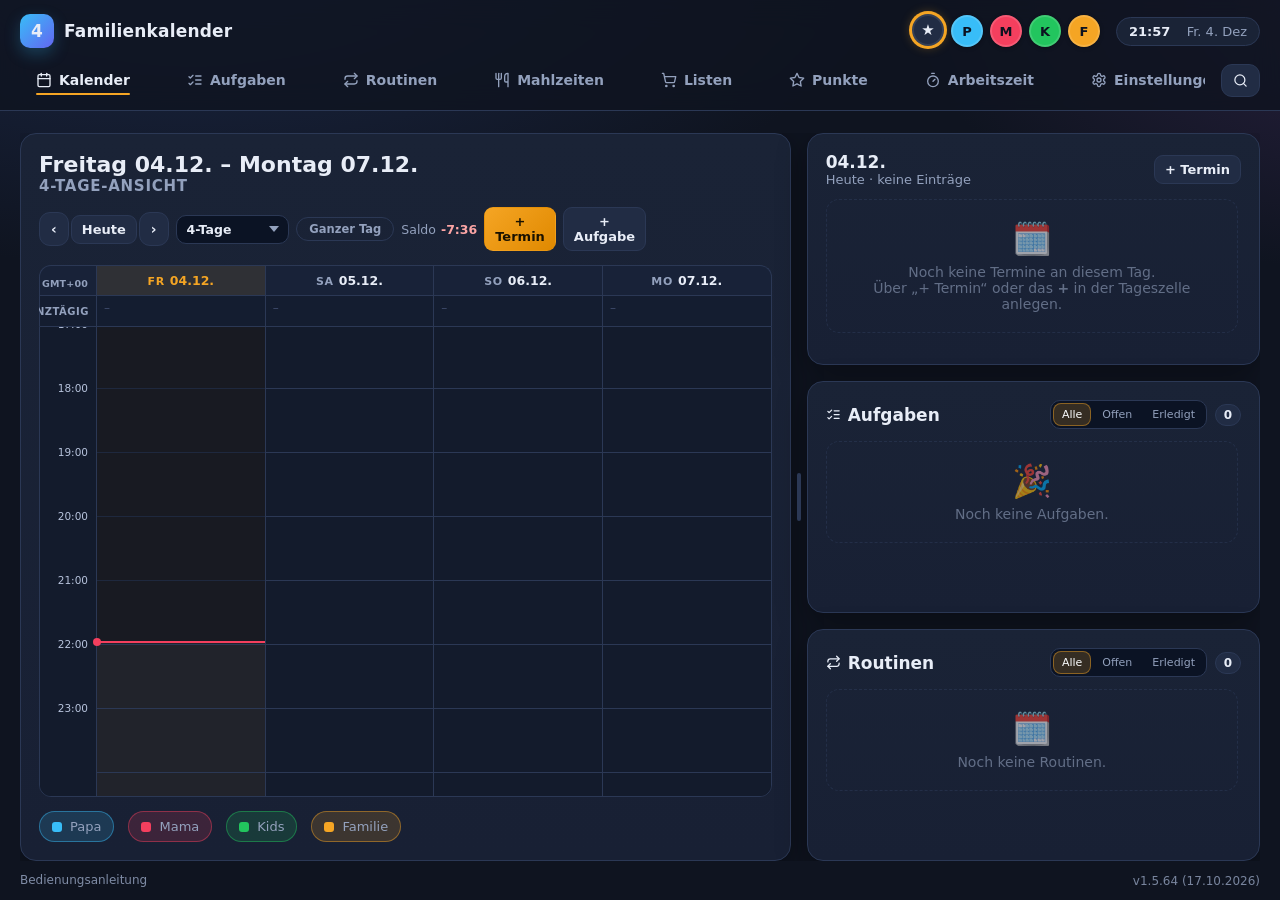
<file: index.html>
<!DOCTYPE html>
<html lang="de">
<head>
<meta charset="utf-8">
<meta name="viewport" content="width=device-width, initial-scale=1">
<meta http-equiv="Cache-Control" content="no-cache, no-store, must-revalidate">
<meta http-equiv="Pragma" content="no-cache">
<meta http-equiv="Expires" content="0">
<title>Familienkalender – Ordnung im Alltag ohne Abo</title>
<link rel="icon" type="image/svg+xml" href="data:image/svg+xml,%3Csvg%20xmlns%3D%22http%3A%2F%2Fwww.w3.org%2F2000%2Fsvg%22%20viewBox%3D%220%200%2064%2064%22%3E%0A%3Cdefs%3E%3ClinearGradient%20id%3D%22a%22%20x1%3D%220%22%20y1%3D%220%22%20x2%3D%221%22%20y2%3D%221%22%3E%3Cstop%20offset%3D%220%22%20stop-color%3D%22%23f5a524%22%2F%3E%3Cstop%20offset%3D%221%22%20stop-color%3D%22%23f43f5e%22%2F%3E%3C%2FlinearGradient%3E%3C%2Fdefs%3E%0A%3Crect%20width%3D%2264%22%20height%3D%2264%22%20rx%3D%2215%22%20fill%3D%22url%28%23a%29%22%2F%3E%0A%3Crect%20x%3D%2221%22%20y%3D%229%22%20width%3D%225%22%20height%3D%2213%22%20rx%3D%222.5%22%20fill%3D%22%23fff%22%2F%3E%0A%3Crect%20x%3D%2238%22%20y%3D%229%22%20width%3D%225%22%20height%3D%2213%22%20rx%3D%222.5%22%20fill%3D%22%23fff%22%2F%3E%0A%3Cpath%20d%3D%22M13%2022a6%206%200%200%201%206-6h26a6%206%200%200%201%206%206v4H13z%22%20fill%3D%22%23101827%22%2F%3E%0A%3Crect%20x%3D%2213%22%20y%3D%2224%22%20width%3D%2238%22%20height%3D%2226%22%20rx%3D%226%22%20fill%3D%22%23fff%22%2F%3E%0A%3Crect%20x%3D%2213%22%20y%3D%2244%22%20width%3D%2238%22%20height%3D%226%22%20fill%3D%22%23fff%22%2F%3E%0A%3Cg%20fill%3D%22%23c3cede%22%3E%3Ccircle%20cx%3D%2222%22%20cy%3D%2234%22%20r%3D%223%22%2F%3E%3Ccircle%20cx%3D%2232%22%20cy%3D%2234%22%20r%3D%223%22%2F%3E%3Ccircle%20cx%3D%2242%22%20cy%3D%2234%22%20r%3D%223%22%2F%3E%3Ccircle%20cx%3D%2222%22%20cy%3D%2243%22%20r%3D%223%22%2F%3E%3Ccircle%20cx%3D%2242%22%20cy%3D%2243%22%20r%3D%223%22%2F%3E%3C%2Fg%3E%0A%3Ccircle%20cx%3D%2232%22%20cy%3D%2243%22%20r%3D%225%22%20fill%3D%22%23f43f5e%22%2F%3E%0A%3C%2Fsvg%3E">
<link rel="stylesheet" href="style.css?v=1.5.64">
</head>
<body>

<header class="topbar">
  <div class="topbar-main">
    <div class="brand">
      <div class="logo" id="logoDay">·</div>
      <div id="brandName"><span id="brandTitle">Familienkalender</span></div>
    </div>
    <div class="spacer"></div>
    <div class="profiles" id="profiles"></div>
    <div class="astro">
      <div class="chip clock" id="clockChip">–</div>
    </div>
  </div>
  <div class="tabrow">
    <nav class="tabs" id="tabs">
      <button class="tab active" data-view="cal"><svg width="16" height="16" viewBox="0 0 24 24" fill="none" stroke="currentColor" stroke-width="2" stroke-linecap="round" stroke-linejoin="round" aria-hidden="true"><rect x="3" y="4" width="18" height="18" rx="2"/><line x1="16" y1="2" x2="16" y2="6"/><line x1="8" y1="2" x2="8" y2="6"/><line x1="3" y1="10" x2="21" y2="10"/></svg> Kalender</button>
      <button class="tab" data-view="tasks"><svg width="16" height="16" viewBox="0 0 24 24" fill="none" stroke="currentColor" stroke-width="2" stroke-linecap="round" stroke-linejoin="round" aria-hidden="true"><path d="m3 17 2 2 4-4"/><path d="m3 7 2 2 4-4"/><path d="M13 6h8"/><path d="M13 12h8"/><path d="M13 18h8"/></svg> Aufgaben <span class="badge" id="todoBadge">0</span></button>
      <button class="tab" data-view="routines"><svg width="16" height="16" viewBox="0 0 24 24" fill="none" stroke="currentColor" stroke-width="2" stroke-linecap="round" stroke-linejoin="round" aria-hidden="true"><path d="m17 2 4 4-4 4"/><path d="M3 11v-1a4 4 0 0 1 4-4h14"/><path d="m7 22-4-4 4-4"/><path d="M21 13v1a4 4 0 0 1-4 4H3"/></svg> Routinen <span class="badge" id="routineBadge">0</span></button>
      <button class="tab" data-view="meals"><svg width="16" height="16" viewBox="0 0 24 24" fill="none" stroke="currentColor" stroke-width="2" stroke-linecap="round" stroke-linejoin="round" aria-hidden="true"><path d="M3 2v7c0 1.1.9 2 2 2h4a2 2 0 0 0 2-2V2"/><path d="M7 2v20"/><path d="M21 15V2a5 5 0 0 0-5 5v6c0 1.1.9 2 2 2h3Zm0 0v7"/></svg> Mahlzeiten</button>
      <button class="tab" data-view="lists"><svg width="16" height="16" viewBox="0 0 24 24" fill="none" stroke="currentColor" stroke-width="2" stroke-linecap="round" stroke-linejoin="round" aria-hidden="true"><circle cx="8" cy="21" r="1"/><circle cx="19" cy="21" r="1"/><path d="M2.05 2.05h2l2.66 12.42a2 2 0 0 0 2 1.58h9.78a2 2 0 0 0 1.95-1.57l1.65-7.43H5.12"/></svg> Listen</button>
      <button class="tab" data-view="points"><svg width="16" height="16" viewBox="0 0 24 24" fill="none" stroke="currentColor" stroke-width="2" stroke-linecap="round" stroke-linejoin="round" aria-hidden="true"><polygon points="12 2 15.09 8.26 22 9.27 17 14.14 18.18 21.02 12 17.77 5.82 21.02 7 14.14 2 9.27 8.91 8.26 12 2"/></svg> Punkte</button>
      <button class="tab" data-view="work"><svg width="16" height="16" viewBox="0 0 24 24" fill="none" stroke="currentColor" stroke-width="2" stroke-linecap="round" stroke-linejoin="round" aria-hidden="true"><line x1="10" y1="2" x2="14" y2="2"/><line x1="12" y1="14" x2="15" y2="11"/><circle cx="12" cy="14" r="8"/></svg> Arbeitszeit</button>
      <button class="tab" data-view="settings"><svg width="16" height="16" viewBox="0 0 24 24" fill="none" stroke="currentColor" stroke-width="2" stroke-linecap="round" stroke-linejoin="round" aria-hidden="true"><path d="M12.22 2h-.44a2 2 0 0 0-2 2v.18a2 2 0 0 1-1 1.73l-.43.25a2 2 0 0 1-2 0l-.15-.08a2 2 0 0 0-2.73.73l-.22.38a2 2 0 0 0 .73 2.73l.15.1a2 2 0 0 1 1 1.72v.51a2 2 0 0 1-1 1.74l-.15.09a2 2 0 0 0-.73 2.73l.22.38a2 2 0 0 0 2.73.73l.15-.08a2 2 0 0 1 2 0l.43.25a2 2 0 0 1 1 1.73V20a2 2 0 0 0 2 2h.44a2 2 0 0 0 2-2v-.18a2 2 0 0 1 1-1.73l.43-.25a2 2 0 0 1 2 0l.15.08a2 2 0 0 0 2.73-.73l.22-.39a2 2 0 0 0-.73-2.73l-.15-.08a2 2 0 0 1-1-1.74v-.5a2 2 0 0 1 1-1.74l.15-.09a2 2 0 0 0 .73-2.73l-.22-.38a2 2 0 0 0-2.73-.73l-.15.08a2 2 0 0 1-2 0l-.43-.25a2 2 0 0 1-1-1.73V4a2 2 0 0 0-2-2z"/><circle cx="12" cy="12" r="3"/></svg> Einstellungen</button>
    </nav>
    <div class="cal-search" id="calSearchBox">
      <button type="button" class="btn icon cal-search-btn" id="calSearchBtn" aria-label="Termine, Aufgaben, Routinen durchsuchen" title="Suchen (Strg/Cmd+K)"><svg width="15" height="15" viewBox="0 0 24 24" fill="none" stroke="currentColor" stroke-width="2" stroke-linecap="round" stroke-linejoin="round" aria-hidden="true"><circle cx="11" cy="11" r="8"/><path d="m21 21-4.35-4.35"/></svg></button>
      <div class="cal-search-field">
        <span class="cal-search-ico"><svg width="14" height="14" viewBox="0 0 24 24" fill="none" stroke="currentColor" stroke-width="2" stroke-linecap="round" stroke-linejoin="round" aria-hidden="true"><circle cx="11" cy="11" r="8"/><path d="m21 21-4.35-4.35"/></svg></span>
        <input id="calSearchInput" class="cal-search-input" placeholder="Termine, Aufgaben, Routinen durchsuchen …" autocomplete="off" spellcheck="false">
        <button type="button" id="calSearchClear" class="cal-search-clear" title="Suche löschen" style="display:none"><svg width="13" height="13" viewBox="0 0 24 24" fill="none" stroke="currentColor" stroke-width="2" stroke-linecap="round" aria-hidden="true"><path d="M18 6 6 18M6 6l12 12"/></svg></button>
        <div id="calSearchWrap" class="cal-search-drop" hidden>
          <div class="muted" id="calSearchInfo"></div>
          <div class="search-results" id="calSearchList"></div>
        </div>
      </div>
    </div>
  </div>
</header>

<main>

<!-- ======================= KALENDER ======================= -->
<section class="view active" id="view-cal">
  <div class="grid2 grid2-cal">
    <div class="card">
      <div class="cal-head">
        <div class="cal-title" id="calTitle">–</div>
        <div class="cal-nav">
          <span class="work-live" id="calWorkLive" title="Arbeitszeit läuft – zur Arbeitszeit" style="display:none;cursor:pointer">
            <span class="wl-dot"></span><svg width="13" height="13" viewBox="0 0 24 24" fill="none" stroke="currentColor" stroke-width="2" stroke-linecap="round" stroke-linejoin="round" aria-hidden="true"><line x1="10" y1="2" x2="14" y2="2"/><line x1="12" y1="14" x2="15" y2="11"/><circle cx="12" cy="14" r="8"/></svg> <b id="calWorkLiveTime">0:00</b>
          </span>
          <div class="navgroup">
            <button class="btn icon" id="btnPrev" aria-label="Vorheriger Monat/Tag">‹</button>
            <button class="btn sm" id="btnToday">Heute</button>
            <button class="btn icon" id="btnNext" aria-label="Nächster Monat/Tag">›</button>
          </div>
          <select class="calselect" id="calModeSel" aria-label="Zeitraum der Ansicht" title="Zeitraum der Ansicht">
            <option value="day">Tag</option>
            <option value="four" selected>4-Tage</option>
            <option value="month">Monat</option>
          </select>
          <button class="dv-fullbtn" id="dayFullBtn" data-dayfull="1" style="display:none" aria-pressed="false" title="Ganzen Tag anzeigen (0–24 Uhr), um frühere/spätere Einträge zu sehen">Ganzer Tag</button>
          <span class="cal-saldo" id="calWorkSaldo" title="Saldo heute (Arbeitszeit – Soll 7:36h)" style="display:none">Saldo <b id="calWorkSaldoVal">0:00</b></span>
          <button class="btn primary sm" id="btnNewEvent">+ Termin</button>
          <button class="btn sm" id="btnNewTaskCal" title="Neue Aufgabe anlegen">+ Aufgabe</button>
        </div>
      </div>
      <div class="copybar" id="copyBar" style="display:none">
        <span>⧉ Kopieren: <b id="copyBarTitle"></b> – Zieltag anklicken (Mehrfachauswahl)</span>
        <button class="btn sm" id="copyBarBtn">Beenden</button>
      </div>
      <div id="monthWrap">
        <div class="dow"><div>Mo</div><div>Di</div><div>Mi</div><div>Do</div><div>Fr</div><div>Sa</div><div>So</div></div>
        <div class="cal-grid" id="calGrid"></div>
      </div>
      <div id="fourWrap" hidden>
        <div id="fourGrid"></div>
      </div>
      <div class="dayview" id="dayView" hidden></div>
      <div class="row" id="legend" style="margin-top:14px"></div>
    </div>

    <div class="cal-side">
      <div class="cal-split" id="calSplit" role="separator" aria-orientation="vertical" tabindex="0"
           aria-label="Breite der rechten Spalte anpassen" aria-valuemin="240" aria-valuemax="900"
           title="Ziehen: Breite der rechten Spalte ändern · Doppelklick: Standard"></div>
      <div class="card side-top">
        <div class="cal-head" style="margin-bottom:12px">
          <div>
            <div style="font-size:17px;font-weight:700" id="agendaDate">–</div>
            <div class="muted" id="agendaSub">–</div>
          </div>
          <button class="btn sm" id="btnNewEvent2">+ Termin</button>
        </div>
        <div class="agenda" id="agenda"></div>
      </div>

      <div class="card side-panel">
        <div class="panel-head">
          <div class="panel-title" data-goto="tasks" role="button" tabindex="0" title="Zur Aufgabenseite"><svg width="15" height="15" viewBox="0 0 24 24" fill="none" stroke="currentColor" stroke-width="2" stroke-linecap="round" stroke-linejoin="round" aria-hidden="true"><path d="m3 17 2 2 4-4"/><path d="m3 7 2 2 4-4"/><path d="M13 6h8"/><path d="M13 12h8"/><path d="M13 18h8"/></svg> Aufgaben</div>
          <div class="panel-tools">
            <div class="seg mini" id="calTaskSeg">
              <button class="segbtn active" data-seg="all">Alle</button>
              <button class="segbtn" data-seg="open">Offen</button>
              <button class="segbtn" data-seg="done">Erledigt</button>
            </div>
            <span class="panel-badge" id="calTaskCount">0</span>
          </div>
        </div>
        <div class="list" id="calTasksList"></div>
      </div>

      <div class="card side-panel">
        <div class="panel-head">
          <div class="panel-title" data-goto="routines" role="button" tabindex="0" title="Zur Routinenseite"><svg width="15" height="15" viewBox="0 0 24 24" fill="none" stroke="currentColor" stroke-width="2" stroke-linecap="round" stroke-linejoin="round" aria-hidden="true"><path d="m17 2 4 4-4 4"/><path d="M3 11v-1a4 4 0 0 1 4-4h14"/><path d="m7 22-4-4 4-4"/><path d="M21 13v1a4 4 0 0 1-4 4H3"/></svg> Routinen</div>
          <div class="panel-tools">
            <div class="seg mini" id="calRoutineSeg">
              <button class="segbtn active" data-seg="all">Alle</button>
              <button class="segbtn" data-seg="open">Offen</button>
              <button class="segbtn" data-seg="done">Erledigt</button>
            </div>
            <span class="panel-badge" id="calRoutineCount">0</span>
          </div>
        </div>
        <div class="list" id="calRoutinesList"></div>
      </div>
    </div>
  </div>
</section>

<!-- ======================= TODOS ======================= -->
<section class="view" id="view-tasks">
  <h2><svg width="16" height="16" viewBox="0 0 24 24" fill="none" stroke="currentColor" stroke-width="2" stroke-linecap="round" stroke-linejoin="round" aria-hidden="true"><path d="m3 17 2 2 4-4"/><path d="m3 7 2 2 4-4"/><path d="M13 6h8"/><path d="M13 12h8"/><path d="M13 18h8"/></svg> Aufgaben</h2>
  <div class="flex gap" style="justify-content:flex-end;margin-bottom:10px">
    <button class="btn primary" id="btnNewTask">+ Neue Aufgabe</button>
  </div>
  <div class="flex gap" style="display:flex;flex-direction:row;gap:8px;margin-bottom:10px;align-items:center;flex-wrap:nowrap;white-space:nowrap;width:100%">
    <div class="searchwrap" style="position:relative;flex:1;background:#0b1324;border:1px solid var(--line);border-radius:12px;overflow:hidden">
      <span style="position:absolute;left:10px;top:50%;transform:translateY(-50%);font-size:13px;opacity:.7"><svg width="13" height="13" viewBox="0 0 24 24" fill="none" stroke="currentColor" stroke-width="2" stroke-linecap="round" stroke-linejoin="round" aria-hidden="true"><circle cx="11" cy="11" r="8"/><path d="m21 21-4.35-4.35"/></svg></span>
      <input id="taskSearch" class="input" placeholder="Aufgaben suchen..." style="color:#e6edf7;padding-left:28px;background:transparent;border:0;border-radius:0;outline:none;box-shadow:none">
    </div>
    <div class="seg" id="taskSeg" style="display:flex;gap:4px;background:#0b1324;border:1px solid var(--line);border-radius:12px;padding:4px;flex-shrink:0;width:auto;min-width:180px">
      <button class="segbtn" data-seg="all">Alle</button>
      <button class="segbtn active" data-seg="open">Offen</button>
      <button class="segbtn" data-seg="done">Erledigt</button>
    </div>
  </div>
  <div class="card"><div class="list" id="tasksList"></div></div>
</section>

<!-- ======================= MAHLZEITEN ======================= -->
<section class="view" id="view-routines">
  <h2><svg width="16" height="16" viewBox="0 0 24 24" fill="none" stroke="currentColor" stroke-width="2" stroke-linecap="round" stroke-linejoin="round" aria-hidden="true"><path d="m17 2 4 4-4 4"/><path d="M3 11v-1a4 4 0 0 1 4-4h14"/><path d="m7 22-4-4 4-4"/><path d="M21 13v1a4 4 0 0 1-4 4H3"/></svg> Routinen</h2>
  <div class="flex gap" style="justify-content:flex-end;margin-bottom:10px">
    <button class="btn primary" id="btnNewRoutine">+ Neue Routine</button>
  </div>
  <div class="flex gap" style="display:flex;flex-direction:row;gap:8px;margin-bottom:10px;align-items:center;flex-wrap:nowrap;white-space:nowrap;width:100%">
    <div class="searchwrap" style="position:relative;flex:1;background:#0b1324;border:1px solid var(--line);border-radius:12px;overflow:hidden">
      <span style="position:absolute;left:10px;top:50%;transform:translateY(-50%);font-size:13px;opacity:.7"><svg width="13" height="13" viewBox="0 0 24 24" fill="none" stroke="currentColor" stroke-width="2" stroke-linecap="round" stroke-linejoin="round" aria-hidden="true"><circle cx="11" cy="11" r="8"/><path d="m21 21-4.35-4.35"/></svg></span>
      <input id="routineSearch" class="input" placeholder="Routinen suchen..." style="color:#e6edf7;padding-left:28px;background:transparent;border:0;border-radius:0;outline:none;box-shadow:none">
    </div>
    <div class="seg" id="routineSeg" style="display:flex;gap:4px;background:#0b1324;border:1px solid var(--line);border-radius:12px;padding:4px;flex-shrink:0;width:auto;min-width:180px">
      <button class="segbtn" data-seg="all">Alle</button>
      <button class="segbtn active" data-seg="open">Offen</button>
      <button class="segbtn" data-seg="done">Erledigt</button>
    </div>
  </div>
  <div class="card"><div class="list" id="routinesList"></div></div>
</section>
<section class="view" id="view-meals">
  <div class="card">
    <div class="cal-head">
      <div class="cal-title" id="mealTitle">–<span>Wochenplan</span></div>
      <div class="cal-nav">
        <button class="btn icon" id="mealPrev">‹</button>
        <button class="btn sm" id="mealToday">Diese Woche</button>
        <button class="btn icon" id="mealNext">›</button>
        <button class="btn sm" id="mealToShop">🧺 Einkaufsliste</button>
      </div>
    </div>
    <div style="overflow-x:auto">
      <table class="meals-table" id="mealTable"></table>
    </div>
    <p class="note" style="margin-top:6px">Auf eine Zelle klicken zum Eintragen. Gericht und Zutaten werden beim Eintrag gespeichert; über „🧺 Einkaufsliste“ kommst du zur Einkaufsliste.</p>
  </div>
</section>

<!-- ======================= LISTEN ======================= -->
<section class="view" id="view-lists">
  <div class="row" style="justify-content:space-between;margin-bottom:14px">
    <div class="row" id="listTabs"></div>
    <div class="row">
      <button class="btn sm" id="btnNewList">+ Neue Liste</button>
      <button class="btn primary sm" id="btnNewShopItem">+ Eintrag</button>
    </div>
  </div>
  <div class="grid2">
    <div class="card">
      <div class="row" style="gap:8px;margin-bottom:12px" id="addItemRow">
        <input type="text" id="shopInput" placeholder="Was braucht ihr?" style="flex:2;min-width:180px">
        <input type="text" id="shopQty" placeholder="Menge" style="flex:1;min-width:90px">
        <button class="btn primary" id="shopAdd">Hinzufügen</button>
      </div>
      <div id="shopList"></div>
      <div class="flex-end">
        <button class="btn ghost sm" id="btnClearDone">Erledigte entfernen</button>
      </div>
    </div>
    <div class="card">
      <h2 class="sec">Fortschritt</h2>
      <div class="points-hero" style="padding:18px">
        <div class="num" id="shopProgress">0%</div>
        <div class="lbl">der Liste erledigt</div>
        <div class="bar"><i id="shopBar" style="width:0%"></i></div>
      </div>
      <p class="note" style="margin-top:14px">
        Alle Listen liegen lokal in diesem Browser – kein Konto, kein Server, kein Tracking.
        Über <span class="kbd">Einstellungen → Export</span> könnt ihr sie als JSON sichern.
      </p>
    </div>
  </div>

  <div class="card" style="margin-top:16px">
    <div class="row" style="justify-content:space-between;align-items:flex-start;margin-bottom:12px">
      <div>
        <div class="panel-title" style="font-size:17px">🎂 Geburtstage</div>
        <div class="bd-next-line" id="bdNext"></div>
      </div>
      <div class="row" style="gap:8px;align-items:center">
        <span class="panel-badge" id="bdCount">0</span>
        <button class="btn primary sm" id="btnNewBirthday">+ Geburtstag</button>
      </div>
    </div>
    <div id="bdList"></div>
  </div>
</section>

<!-- ======================= PUNKTE ======================= -->
<section class="view" id="view-points">
  <div class="grid2">
    <div class="card">
      <div class="points-hero">
        <div class="num" id="pointsNum">0</div>
        <div class="lbl">Gesammelte Punkte</div>
        <div class="bar"><i id="nextRewardBar" style="width:0%"></i></div>
        <div class="muted" id="nextRewardTxt" style="margin-top:8px">–</div>
      </div>
      <div class="row" style="margin-top:16px;justify-content:space-between">
        <h2 class="sec" style="margin:0">Belohnungen</h2>
        <button class="btn primary sm" id="btnNewReward">+ Belohnung</button>
      </div>
      <div id="rewardList" style="margin-top:12px"></div>
    </div>
    <div class="card">
      <h2 class="sec">Verlauf</h2>
      <ul class="hist" id="histList"></ul>
      <div class="flex-end">
        <button class="btn ghost sm" id="btnResetPoints">Verlauf zurücksetzen</button>
      </div>
    </div>
  </div>
</section>

<!-- ======================= EINSTELLUNGEN ======================= -->
<section class="view" id="view-settings">
  <div class="grid2">
    <div class="card">
      <h2 class="sec">Bereiche &amp; Farben</h2>
      <p class="note" style="margin-top:-4px">Jeder Bereich (z. B. Familienmitglied) hat eine eigene Farbe. So seht ihr in Kalender, To-Dos und Mahlzeiten auf einen Blick, was wem gehört.</p>
      <div id="catList" style="margin-top:14px"></div>
      <div class="row" style="gap:8px;margin-top:6px">
        <input type="text" id="catName" placeholder="Neuer Bereich, z. B. Lena" style="flex:1">
        <input type="color" id="catColor" value="#38bdf8" style="width:52px;height:40px;background:#121a2b;border:1px solid var(--line);border-radius:10px;padding:3px">
        <button class="btn primary" id="catAdd">Hinzufügen</button>
      </div>

      <h2 class="sec" style="margin-top:26px">Anwendung</h2>
      <div class="field">
        <label class="fl">Kalendername</label>
        <input type="text" id="appTitle" class="input" placeholder="z. B. Familienkalender">
      </div>
      <h2 class="sec" style="margin-top:26px">Arbeitszeit</h2>
      <div class="field">
        <label class="fl">Bezahlte Frühstückspause (Minuten)</label>
        <input type="number" id="paidBreakfastMin" class="input" min="0" step="1" placeholder="z. B. 15">
        <p class="note">Diese Minuten werden als Arbeitszeit gezählt (z. B. vertraglich vereinbart) und nicht von der Arbeitszeit abgezogen.</p>
      </div>
      <h2 class="sec" style="margin-top:26px">Darstellung</h2>
      <div class="row" style="gap:10px">
        <label class="muted">Standard-Farbe neuer Bereiche</label>
        <input type="color" id="defColor" value="#f5a524" style="width:52px;height:38px;background:#121a2b;border:1px solid var(--line);border-radius:10px;padding:3px">
      </div>
      <div class="field" style="margin-top:12px">
        <label class="fl">Wochenbeginn</label>
        <select id="weekStart">
          <option value="1">Montag</option>
          <option value="0">Sonntag</option>
        </select>
      </div>
      <div class="field" style="margin-top:12px">
        <label class="fl">Tagesansicht: Zeitraum</label>
        <div class="row" style="gap:8px;align-items:center">
          <select id="dayStart" aria-label="Tagesbeginn"></select>
          <span class="muted">bis</span>
          <select id="dayEnd" aria-label="Tagesende"></select>
        </div>
        <p class="note">Nur dieser Bereich wird in der Tagesansicht angezeigt (z. B. 06:00 bis 22:00).</p>
      </div>
      <div class="tog-row">
        <label class="fl" for="showMoon">Mondphase im Kalender anzeigen</label>
        <input type="checkbox" id="showMoon">
      </div>
      <div class="tog-row">
        <label class="fl" for="showZodiac">Sternzeichen im Kalender anzeigen</label>
        <input type="checkbox" id="showZodiac">
      </div>
    </div>

    <div class="card">
      <h2 class="sec">Cloud-Sync</h2>
      <p class="note" id="sbStatus">Wird geladen …</p>
      <div class="row" style="gap:9px;margin-top:12px;flex-wrap:wrap" id="sbAnonRow">
        <input type="email" id="sbEmail" placeholder="name@beispiel.de" style="flex:1;min-width:190px" aria-label="E-Mail-Adresse für den Cloud-Sync">
        <button class="btn primary" id="btnSbLogin">🔑 Anmeldelink senden</button>
      </div>
      <div class="row" style="gap:9px;margin-top:10px;flex-wrap:wrap;display:none" id="sbAuthedRow">
        <span class="muted" id="sbWho" style="flex:1;min-width:150px"></span>
        <button class="btn" id="btnSbLogout">Abmelden</button>
      </div>
      <p class="note" style="margin-top:12px">Mit Cloud-Sync liegen die Daten zusätzlich in eurem Supabase-Projekt und sind auf allen Geräten mit demselben Konto verfügbar. Ohne Anmeldung läuft alles wie bisher lokal im Browser weiter.</p>
    </div>

    <div class="card">
      <h2 class="sec">Daten</h2>
      <p class="note">Alles bleibt lokal im Browser (<span class="kbd">localStorage</span>) und wird zusätzlich – falls angemeldet – über Cloud-Sync gesichert.</p>
      <div class="row" style="gap:9px;margin-top:14px;flex-wrap:wrap">
        <button class="btn" id="btnExportJson">⬇️ JSON-Backup</button>
        <button class="btn" id="btnExportCsv">⬇️ CSV (Termine)</button>
        <button class="btn" id="btnImport">⬆️ Import</button>
        <input type="file" id="fileImport" accept="application/json,.json" hidden>
        <button class="btn danger" id="btnWipe">Alles löschen</button>
      </div>

      <h2 class="sec" style="margin-top:22px">Backup-Ordner</h2>
      <p class="note" id="backupDirNote">–</p>
      <div class="row" style="gap:9px;margin-top:10px;flex-wrap:wrap" id="backupDirActions">
        <button class="btn" id="btnPickBackupDir">📁 Ordner wählen</button>
        <button class="btn ghost" id="btnClearBackupDir" style="display:none">Entfernen</button>
      </div>

      <h2 class="sec" style="margin-top:26px">Tastenkürzel</h2>
      <p class="note">
        <span class="kbd">←</span> / <span class="kbd">→</span> Monat wechseln &nbsp;·&nbsp;
        <span class="kbd">T</span> Heute &nbsp;·&nbsp;
        <span class="kbd">N</span> neuer Termin &nbsp;·&nbsp;
        <span class="kbd">Esc</span> Dialog schließen
      </p>

      <h2 class="sec" style="margin-top:26px">Speicher</h2>
      <p class="note" id="storageInfo">–</p>
    </div>
  </div>
</section>


<section class="view" id="view-work">
  <h2 class="sec"><svg width="14" height="14" viewBox="0 0 24 24" fill="none" stroke="currentColor" stroke-width="2" stroke-linecap="round" stroke-linejoin="round" aria-hidden="true"><line x1="10" y1="2" x2="14" y2="2"/><line x1="12" y1="14" x2="15" y2="11"/><circle cx="12" cy="14" r="8"/></svg> Arbeitszeit</h2>

  <div class="work-hero">
    <div class="work-hero-main">
      <div class="work-now" id="workNow">00:00:00</div>
      <div class="work-state" id="workState">Nicht gestartet</div>
      <div class="work-actions">
        <button class="btn primary" id="workToggle">Start</button>
        <button class="btn" id="workClearDay">Tag leeren</button>
      </div>
    </div>
    <div class="work-stats">
      <div class="work-stat"><span class="ws-lbl">Anwesend</span><span class="ws-val" id="workStatAnw">0:00</span></div>
      <div class="work-stat"><span class="ws-lbl">Pause</span><span class="ws-val" id="workStatPause">0:00</span></div>
      <div class="work-stat hl"><span class="ws-lbl">Arbeitszeit</span><span class="ws-val" id="workStatArb">0:00</span></div>
      <div class="work-stat"><span class="ws-lbl">Soll</span><span class="ws-val" id="workStatSoll">7:36</span></div>
      <div class="work-stat"><span class="ws-lbl">Saldo</span><span class="ws-val" id="workStatSaldo">-7:36</span></div>
      <div class="work-chip" id="workChip" title="Arbeitszeit heute"><svg width="13" height="13" viewBox="0 0 24 24" fill="none" stroke="currentColor" stroke-width="2" stroke-linecap="round" stroke-linejoin="round" aria-hidden="true"><line x1="10" y1="2" x2="14" y2="2"/><line x1="12" y1="14" x2="15" y2="11"/><circle cx="12" cy="14" r="8"/></svg> 0:00</div>
    </div>
  </div>

  <div class="grid2">
    <div class="card">
      <div class="card-title">Heute</div>
      <div class="list" id="workTodayList"></div>
    </div>
    <div class="card">
      <div class="card-title">Verlauf <span id="workHistMonthInfo" class="muted" style="font-size:12px;font-weight:400;margin-left:8px"></span></div>
      <div class="row" style="margin:-4px 0 6px;gap:8px">
        <input type="search" id="workHistSearch" placeholder="Suchen: Datum (z. B. 20.10.2026) oder Urlaub, Freizeit …" style="flex:1;min-width:0">
        <button class="btn sm" id="btnAddWorkDay">+ Tag hinzufügen</button>
      </div>
      <div class="row" style="margin:0 0 6px;gap:8px;align-items:center;flex-wrap:wrap;justify-content:flex-start">
        <label class="fl" for="workHistMonth" style="margin:0;white-space:nowrap">Zeitraum</label>
        <input type="month" id="workHistMonth" title="Monat und Jahr auswählen" style="width:180px;flex:none;margin-left:auto">
        <button type="button" class="btn sm ghost" id="btnHistMonthAll" title="Auf aktuellen Monat setzen" style="width:131px;flex:none">Aktueller Monat</button>
      </div>
      <div class="list" id="workHistory"></div>
    </div>
  </div>
</section>
</main>

<footer class="footer">
  <a class="foot-link" href="Bedienungsanleitung.html" target="_blank" rel="noopener">Bedienungsanleitung</a>
  <span class="foot-ver">v1.5.64 (17.10.2026)</span>
</footer>

<!-- ======================= MODAL: TERMIN ======================= -->
<div class="overlay" id="evModal">
  <div class="modal dlg-modal" role="dialog" aria-modal="true">
    <div class="modal-head">
      <h3 id="evModalTitle">Neuer Termin</h3>
      <button type="button" class="icon-act" id="evResched" title="Neu planen" aria-label="Termin neu planen" style="display:none"><svg width="17" height="17" viewBox="0 0 24 24" fill="none" stroke="currentColor" stroke-width="2" stroke-linecap="round" stroke-linejoin="round" aria-hidden="true"><path d="M21 12a9 9 0 1 1-2.64-6.36"/><polyline points="21 3 21 8 16 8"/><path d="M12 7.5V12l3 1.8"/></svg></button>
    </div>
    <div class="dlg-body">
      <!-- Titel + Bereich in einer Zeile; der Farbpunkt zeigt die Kategorie. -->
      <div class="dlg-top">
        <input type="text" id="evTitle" placeholder="z. B. Zahnarzt, Training, Kino">
        <span class="dlg-catwrap">
          <span class="dlg-catdot" id="evCatDot" aria-hidden="true"></span>
          <select id="evCat" aria-label="Bereich / Farbe"></select>
        </span>
      </div>

      <label class="switchrow" for="evAllDay">
        <input type="checkbox" id="evAllDay">
        <span class="switch" aria-hidden="true"></span>
        <span class="switchtxt">Ganztägig</span>
      </label>

      <div class="dlg-dt" id="evDtBlock">
        <div class="dlg-dtrow">
          <span class="dlg-dtlbl">Beginn</span>
          <input type="date" id="evDate" aria-label="Beginn (Datum)">
          <span class="dlg-time"><input type="time" id="evStart" aria-label="Beginn (Uhrzeit)"></span>
        </div>
        <div class="dlg-dtrow">
          <span class="dlg-dtlbl">Ende</span>
          <input type="date" id="evEndDate" aria-label="Ende (Datum)">
          <span class="dlg-time"><input type="time" id="evEnd" aria-label="Ende (Uhrzeit)"></span>
          <span class="dlg-hint" id="evDurHint"></span>
        </div>
        <div class="dlg-chips" id="evChips" role="group" aria-label="Dauer">
          <button type="button" class="dlg-chip" data-ev-dur="15">15 Min</button>
          <button type="button" class="dlg-chip" data-ev-dur="30">30 Min</button>
          <button type="button" class="dlg-chip" data-ev-dur="60">1 Std</button>
          <button type="button" class="dlg-chip" data-ev-dur="120">2 Std</button>
          <button type="button" class="dlg-chip" data-ev-dur="allday">Ganztägig</button>
        </div>
      </div>

      <div class="field" id="evDoneField" style="display:none">
        <label class="fl"><input type="checkbox" id="evDone" style="width:auto;margin-right:7px">Erledigt</label>
      </div>

      <div class="field">
        <label class="fl" for="evRepeat">Wiederholung</label>
        <select id="evRepeat">
          <option value="none">Einmalig</option>
          <option value="daily">Täglich</option>
          <option value="weekly">Wöchentlich</option>
          <option value="monthly">Monatlich</option>
          <option value="quarterly">Vierteljährlich</option>
          <option value="yearly">Jährlich</option>
        </select>
        <p class="note" id="evRepeatNote" hidden>Der Termin erscheint im Kalender an jedem Vorkommen ab dem Startdatum.</p>
      </div>

      <div class="field">
        <label class="fl">Notiz</label>
        <textarea id="evNote" rows="3" placeholder="Ort, Details, wer dabei ist."></textarea>
      </div>
    </div>
    <div class="dlg-foot">
      <div class="modal-actions">
        <button class="btn danger left" id="evDelete" style="display:none">Löschen</button>
        <button class="btn" data-close>Abbrechen</button>
        <button class="btn primary" id="evSave">Speichern</button>
      </div>
    </div>
  </div>
</div>

<!-- ======================= MODAL: TASK / ROUTINE ======================= -->
<div class="overlay" id="tdModal">
  <div class="modal dlg-modal" role="dialog" aria-modal="true">
    <div class="modal-head">
      <h3 id="tdModalTitle">Neuer Eintrag</h3>
      <button type="button" class="icon-act" id="tdResched" title="Neu planen" aria-label="Aufgabe neu planen" style="display:none"><svg width="17" height="17" viewBox="0 0 24 24" fill="none" stroke="currentColor" stroke-width="2" stroke-linecap="round" stroke-linejoin="round" aria-hidden="true"><path d="M21 12a9 9 0 1 1-2.64-6.36"/><polyline points="21 3 21 8 16 8"/><path d="M12 7.5V12l3 1.8"/></svg></button>
    </div>
    <div class="dlg-body">
      <!-- Titel + Bereich in einer Zeile; der Farbpunkt zeigt die Kategorie. -->
      <div class="dlg-top">
        <input type="text" id="tdTitle" placeholder="z. B. Müll rausbringen, Zähne putzen, Paket abholen">
        <span class="dlg-catwrap">
          <span class="dlg-catdot" id="tdCatDot" aria-hidden="true"></span>
          <select id="tdCat" aria-label="Bereich / Farbe"></select>
        </span>
      </div>

      <!-- Routinen haben kein Datum, nur eine optionale Uhrzeit. -->
      <div class="field" id="tdRoutineTimeField" style="display:none">
        <label class="fl" for="tdTime">Uhrzeit <span class="muted">(optional)</span></label>
        <input type="time" id="tdTime">
      </div>

      <!-- Ganztägig-Schalter (nur Aufgaben) -->
      <label class="switchrow" for="tdAllDay" id="tdAllDayRow">
        <input type="checkbox" id="tdAllDay">
        <span class="switch" aria-hidden="true"></span>
        <span class="switchtxt">Ganztägig</span>
      </label>

      <div class="dlg-dt" id="tdDtBlock">
        <div class="dlg-dtrow">
          <span class="dlg-dtlbl">Beginn</span>
          <input type="date" id="tdStart" aria-label="Beginn (Datum)">
          <span class="dlg-time"><input type="time" id="tdStartTime" aria-label="Beginn (Uhrzeit)"></span>
        </div>
        <div class="dlg-dtrow">
          <span class="dlg-dtlbl">Ende</span>
          <input type="date" id="tdEnd" aria-label="Ende (Datum)">
          <span class="dlg-time"><input type="time" id="tdEndTime" aria-label="Ende (Uhrzeit)"></span>
          <span class="dlg-hint" id="tdDurHint"></span>
        </div>
        <div class="dlg-chips" id="tdChips" role="group" aria-label="Dauer">
          <button type="button" class="dlg-chip" data-td-dur="15">15 Min</button>
          <button type="button" class="dlg-chip" data-td-dur="30">30 Min</button>
          <button type="button" class="dlg-chip" data-td-dur="60">1 Std</button>
          <button type="button" class="dlg-chip" data-td-dur="120">2 Std</button>
          <button type="button" class="dlg-chip" data-td-dur="allday">Ganztägig</button>
        </div>
      </div>

      <div class="field" id="tdDoneField">
        <label class="fl"><input type="checkbox" id="tdDone" style="width:auto;margin-right:7px">Erledigt <span id="tdDoneAt" class="muted" style="font-weight:400;margin-left:6px"></span></label>
      </div>

      <div class="field2">
        <div class="field">
          <label class="fl" for="tdPoints">Punkte fürs Abhaken</label>
          <input type="number" id="tdPoints" min="0" max="100" value="1">
        </div>
        <div class="field">
          <label class="fl" for="tdRepeat">Wiederholung</label>
          <select id="tdRepeat">
            <option value="none">Einmalig</option>
            <option value="daily">Täglich</option>
            <option value="weekly">Wöchentlich</option>
            <option value="monthly">Monatlich</option>
            <option value="quarterly">Vierteljährlich</option>
            <option value="yearly">Jährlich</option>
          </select>
        </div>
      </div>
      <p class="note" id="tdRepeatNote" hidden>Die Aufgabe erscheint im Kalender an jedem Vorkommen ab dem Startdatum.</p>

      <div class="field">
        <label class="fl" for="tdNote">Notiz</label>
        <textarea id="tdNote" rows="3" placeholder="Details, wann genau, wer dran …"></textarea>
      </div>
    </div>
    <div class="dlg-foot">
      <div class="modal-actions">
        <button class="btn danger left" id="tdDelete" style="display:none">Löschen</button>
        <button class="btn" data-close>Abbrechen</button>
        <button class="btn primary" id="tdSave">Speichern</button>
      </div>
    </div>
  </div>
</div>

<!-- ======================= MODAL: ARBEITSZEIT ======================= -->
<div class="overlay" id="wkModal">
  <div class="modal" role="dialog" aria-modal="true">
    <h3 id="wkModalTitle">Arbeitstag bearbeiten</h3>
    <div class="field">
      <label class="fl">Tagestyp</label>
      <div class="wk-type">
        <label><input type="radio" name="wkDayType" value="normal" checked>Arbeitstag</label>
        <label><input type="radio" name="wkDayType" value="free">Freizeittag</label>
        <label><input type="radio" name="wkDayType" value="vacation">Urlaubstag</label>
        <label><input type="radio" name="wkDayType" value="sick">Krankheitstag</label>
      </div>
    </div>
    <div id="wkTimeWrap">
      <div class="list" id="wkRows"></div>
      <div class="flex-end" style="margin-top:4px">
        <button class="btn sm" id="wkAdd">+ Zeitraum hinzufügen</button>
      </div>
      <p class="note" style="margin-top:12px">„Geht“ leer lassen, wenn die Zeit noch läuft. Nach dem Speichern wird die Arbeitszeit neu berechnet.</p>
    </div>
    <div class="modal-actions">
      <button class="btn" data-close>Abbrechen</button>
      <button class="btn primary" id="wkSave">Speichern</button>
    </div>
  </div>
</div>

<!-- ======================= MODAL: MAHLZEIT ======================= -->
<div class="overlay" id="mealModal">
  <div class="modal" role="dialog" aria-modal="true">
    <h3 id="mealModalTitle">Mahlzeit</h3>
    <div class="field">
      <label class="fl">Gericht</label>
      <input type="text" id="mealText" placeholder="z. B. Lasagne, Salatbowl, Reste">
    </div>
    <div class="field">
      <label class="fl">Zutaten (eine pro Zeile) – wandert in die Einkaufsliste</label>
      <textarea id="mealIngredients" rows="4" placeholder="500g Hack&#10;1 Pkg Nudeln&#11;1 Zwiebel"></textarea>
    </div>
    <div class="modal-actions">
      <button class="btn danger left" id="mealDelete">Leeren</button>
      <button class="btn" data-close>Abbrechen</button>
      <button class="btn primary" id="mealSave">Speichern</button>
    </div>
  </div>
</div>

<!-- ======================= MODAL: LISTE ======================= -->
<div class="overlay" id="listModal">
  <div class="modal" role="dialog" aria-modal="true">
    <h3 id="listModalTitle">Neue Liste</h3>
    <div class="field">
      <label class="fl">Name</label>
      <input type="text" id="listName" placeholder="z. B. Haushaltsplan, Packliste">
    </div>
    <div class="modal-actions">
      <button class="btn danger left" id="listDelete" style="display:none">Löschen</button>
      <button class="btn" data-close>Abbrechen</button>
      <button class="btn primary" id="listSave">Anlegen</button>
    </div>
  </div>
</div>

<!-- ======================= MODAL: GEBURTSTAG ======================= -->
<div class="overlay" id="bdModal">
  <div class="modal" role="dialog" aria-modal="true">
    <h3 id="bdModalTitle">Neuer Geburtstag</h3>
    <div class="field">
      <label class="fl">Name</label>
      <input type="text" id="bdName" placeholder="z. B. Oma Erika">
    </div>
    <div class="field">
      <label class="fl">Geburtstag (Tag · Monat · Jahr)</label>
      <div class="row" style="gap:8px;flex-wrap:nowrap">
        <input type="number" id="bdDay" min="1" max="31" placeholder="Tag" style="width:84px;flex:none">
        <select id="bdMonth" style="flex:1 1 auto;min-width:120px"></select>
        <input type="number" id="bdYear" min="1900" max="2100" placeholder="Jahr (optional)" style="width:150px;flex:none">
      </div>
    </div>
    <div class="modal-actions">
      <button class="btn danger left" id="bdDelete" style="display:none">Löschen</button>
      <button class="btn" data-close>Abbrechen</button>
      <button class="btn primary" id="bdSave">Speichern</button>
    </div>
  </div>
</div>

<!-- ======================= MODAL: GEBURTSTAGS-WARNUNG ======================= -->
<div class="overlay" id="bdWarnModal">
  <div class="modal" role="dialog" aria-modal="true">
    <h3>🎂 Geburtstag morgen</h3>
    <div id="bdWarnBody"></div>
    <div class="modal-actions" style="justify-content:flex-end">
      <button class="btn primary" data-close>Alles klar</button>
    </div>
  </div>
</div>

<!-- ======================= MODAL: BELOHNUNG ======================= -->
<div class="overlay" id="rwModal">
  <div class="modal" role="dialog" aria-modal="true">
    <h3 id="rwModalTitle">Neue Belohnung</h3>
    <div class="field">
      <label class="fl">Belohnung</label>
      <input type="text" id="rwTitle" placeholder="z. B. Kinoabend, Eis essen, 30 Min. Bildschirmzeit">
    </div>
    <div class="field">
      <label class="fl">Kosten in Punkten</label>
      <input type="number" id="rwCost" min="1" value="10">
    </div>
    <div class="modal-actions">
      <button class="btn danger left" id="rwDelete">Löschen</button>
      <button class="btn" data-close>Abbrechen</button>
      <button class="btn primary" id="rwSave">Speichern</button>
    </div>
  </div>
</div>

<!-- ======================= MODAL: ERINNERUNG ======================= -->
<div class="overlay" id="remindModal">
  <div class="modal" role="dialog" aria-modal="true">
    <h3>🔔 Erinnerung</h3>
    <div id="remindBody"></div>
    <div class="modal-actions" style="justify-content:flex-end">
      <button class="btn primary" id="remindOk">OK</button>
    </div>
  </div>
</div>

<!-- ======================= MODAL: ANZEIGE (INFO) ======================= -->
<div class="overlay" id="infoModal">
  <div class="modal info-modal" role="dialog" aria-modal="true">
    <div class="info-head">
      <span class="info-cat" id="infoCat">–</span>
      <h3 id="infoTitle">–</h3>
    </div>
    <div class="info-body" id="infoBody"></div>
    <div class="info-done-wrap">
      <label class="info-done" id="infoDoneWrap" for="infoDone">
        <input type="checkbox" id="infoDone">
        <span>Erledigt</span>
      </label>
      <span class="info-done-at muted" id="infoDoneAt"></span>
      <button type="button" class="icon-act icon-act-sm" id="infoDoneEdit" title="Erledigt-Zeitpunkt korrigieren" aria-label="Erledigt-Zeitpunkt korrigieren" hidden><svg width="15" height="15" viewBox="0 0 24 24" fill="none" stroke="currentColor" stroke-width="2" stroke-linecap="round" stroke-linejoin="round" aria-hidden="true"><path d="M17 3a2.8 2.8 0 0 1 4 4L7.5 20.5 2 22l1.5-5.5L17 3z"/></svg></button>
    </div>
    <div class="info-done-edit" id="infoDoneEditBox" hidden>
      <span class="info-done-edit-lbl">Erledigt am</span>
      <input type="date" id="infoDoneDate" aria-label="Datum des Erledigens">
      <input type="time" id="infoDoneTime" aria-label="Uhrzeit des Erledigens">
      <button type="button" class="btn sm primary" id="infoDoneSave">Übernehmen</button>
      <button type="button" class="btn sm" id="infoDoneCancel">Abbrechen</button>
    </div>
    <div class="modal-actions">
      <button class="btn danger left" id="infoDelete">Löschen</button>
      <button class="btn" data-close>Schließen</button>
      <button class="btn primary" id="infoEdit">Bearbeiten</button>
    </div>
  </div>
</div>

<!-- ======================= MODAL: NEU PLANEN ======================= -->
<div class="overlay" id="reschedModal">
  <div class="modal resched-modal" role="dialog" aria-modal="true">
    <h3>Neu planen</h3>
    <div class="resched-list" id="reschedList"></div>
    <div class="resched-custom" id="reschedCustom" hidden>
      <div class="field2">
        <div class="field">
          <label class="fl">Datum</label>
          <input type="date" id="reschedDate">
        </div>
        <div class="field">
          <label class="fl">Uhrzeit <span class="muted">(optional)</span></label>
          <input type="time" id="reschedTime">
        </div>
      </div>
      <div class="modal-actions" style="justify-content:flex-end">
        <button class="btn primary" id="reschedApply">Übernehmen</button>
      </div>
    </div>
    <div class="modal-actions">
      <button class="btn" data-close>Abbrechen</button>
    </div>
  </div>
</div>

<div class="toast" id="toast"></div>
<!-- Supabase: Zugangsdaten, dann der Client (lädt asynchron und meldet sich
     über das Event "supabase-ready" zurück – app.js wartet darauf). -->
<script src="supabase.config.js"></script>
<script type="module">
  window.__supabaseReady = false;
  (async function(){
    try{
      var cfg = window.SUPABASE_CONFIG || {};
      if(cfg.url && cfg.anonKey){
        var mod = await import("https://esm.sh/@supabase/supabase-js@2");
        /* Standard-Flow (implicit): funktioniert mit der unveränderten
           Magic-Link-Vorlage von Supabase ({{ .ConfirmationURL }}).
           PKCE bräuchte eine angepasste Vorlage und bricht sonst still. */
        window.sbClient = mod.createClient(cfg.url, cfg.anonKey, {
          auth: { persistSession: true, autoRefreshToken: true, detectSessionInUrl: true }
        });
      }
    }catch(err){ console.warn("Supabase-Client konnte nicht geladen werden:", err); }
    window.__supabaseReady = true;
    window.dispatchEvent(new Event("supabase-ready"));
  })();
</script>
<script src="app.js?v=1.5.64"></script>
</body>
</html>
</file>
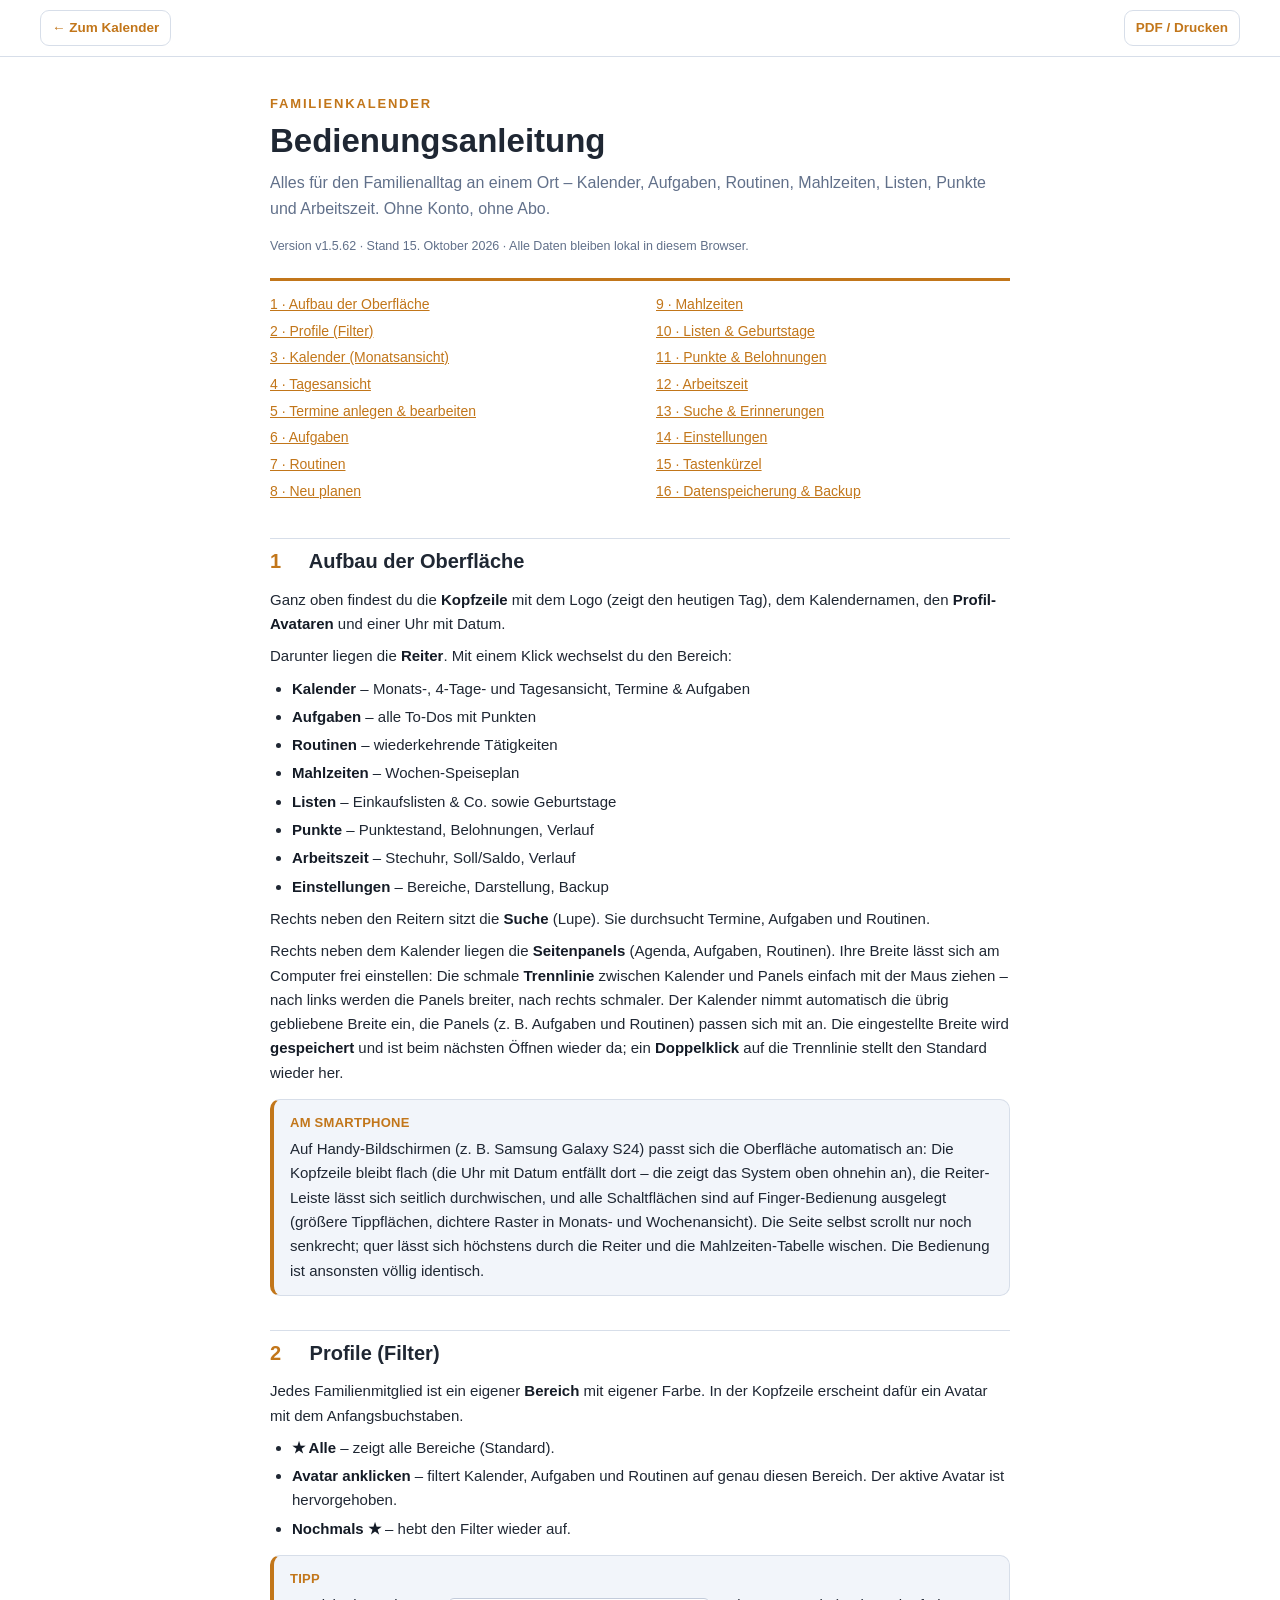
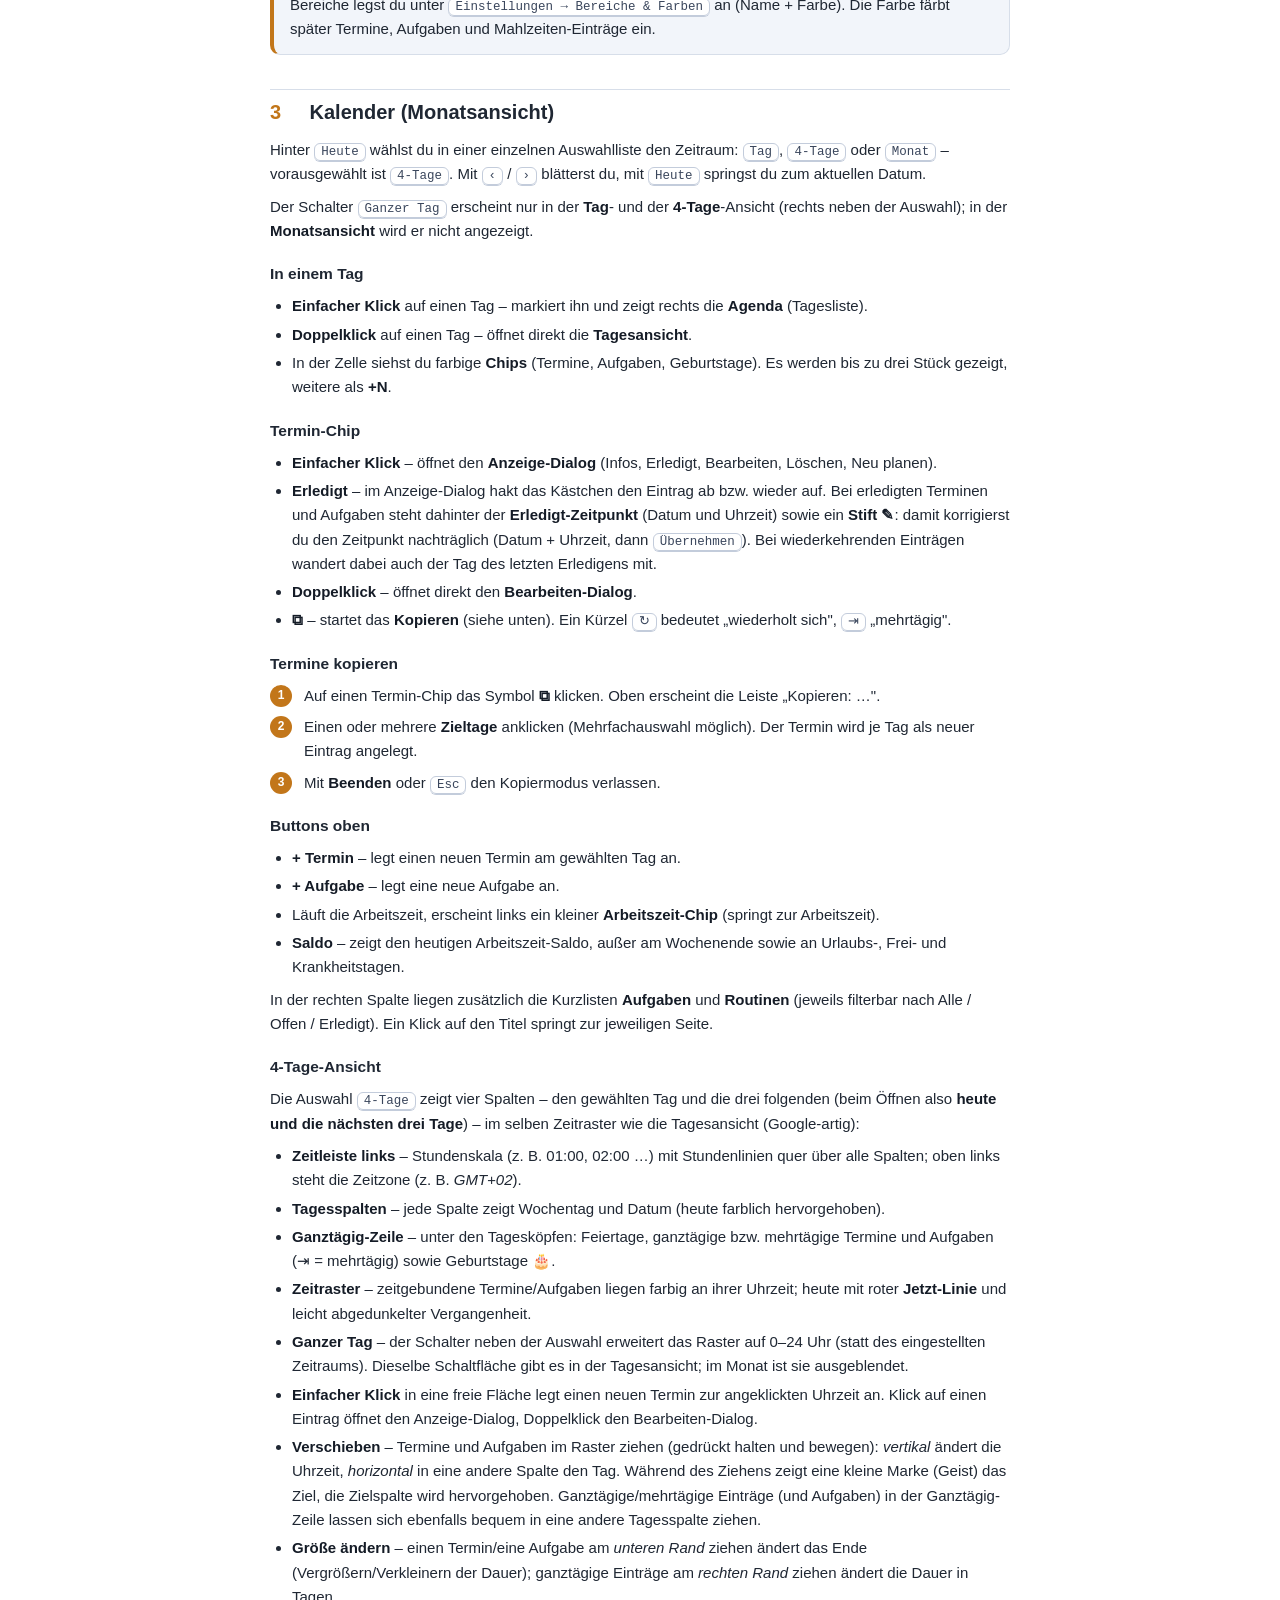
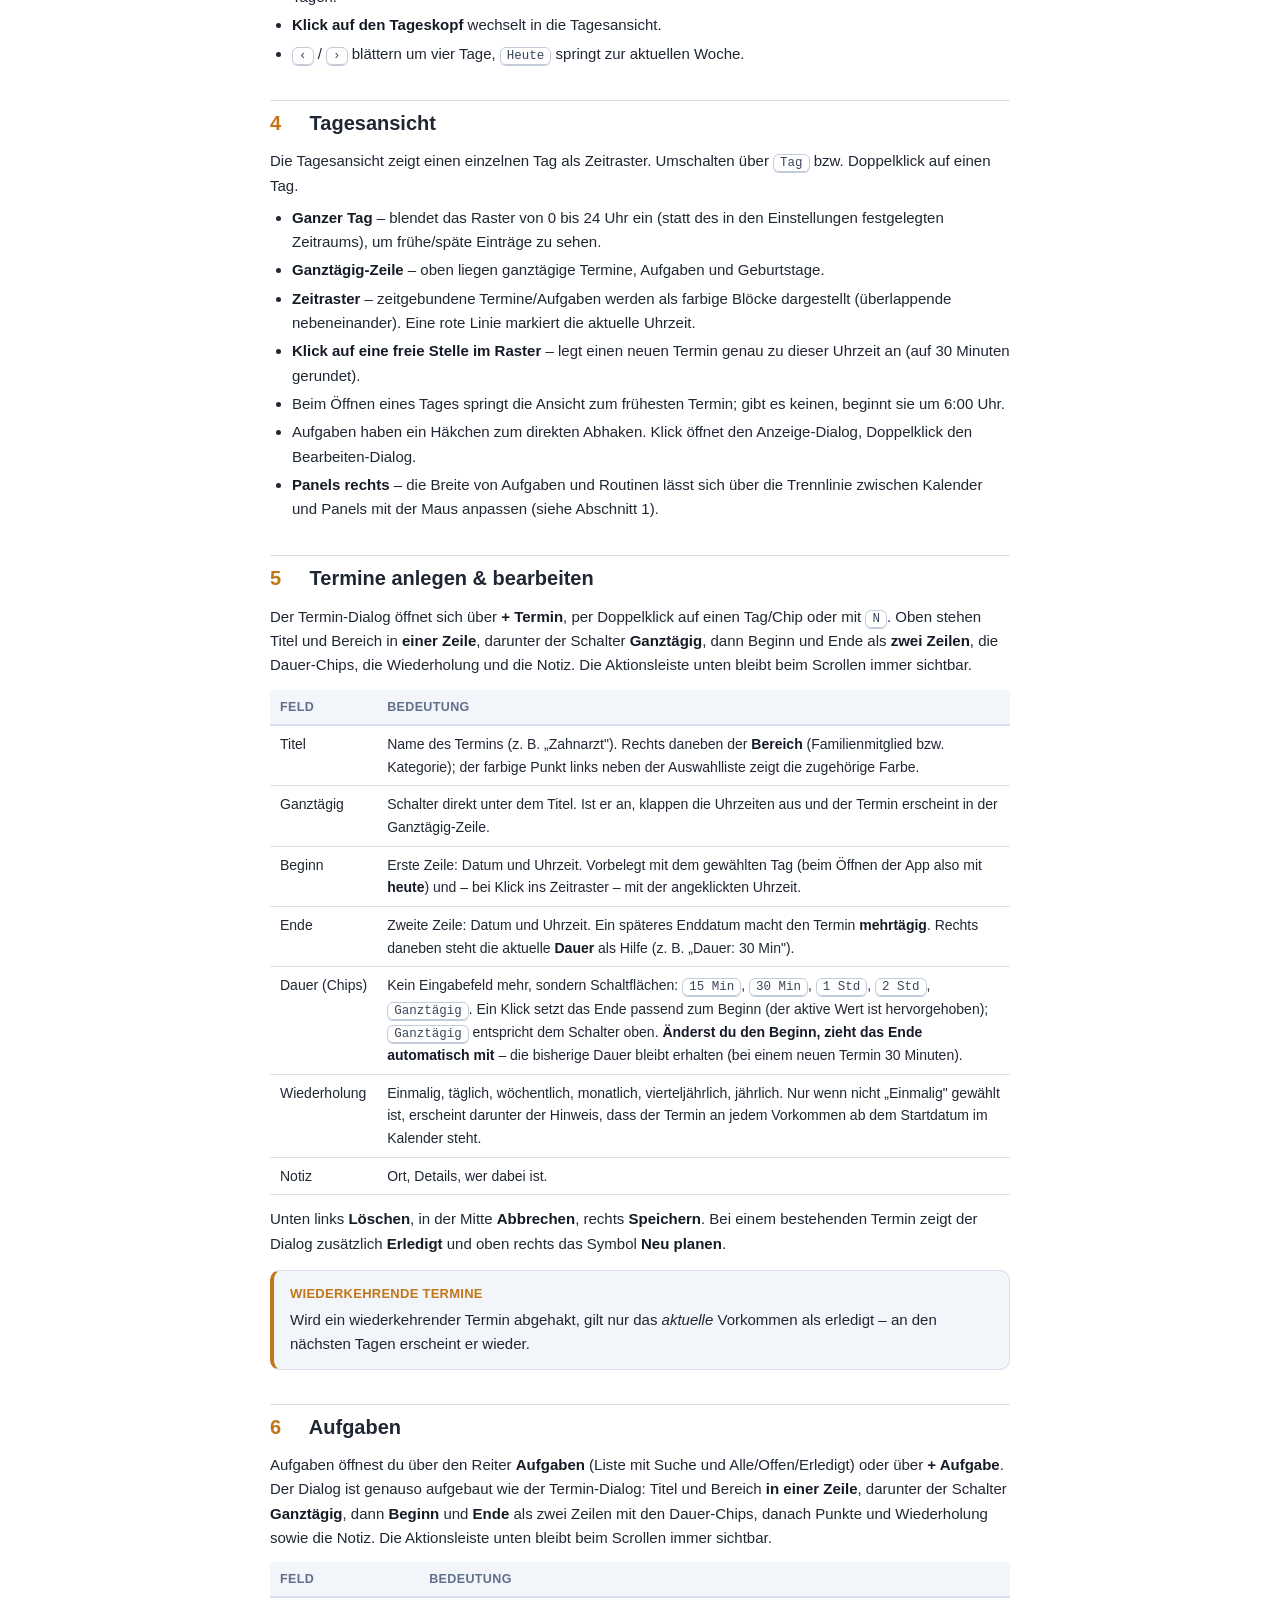
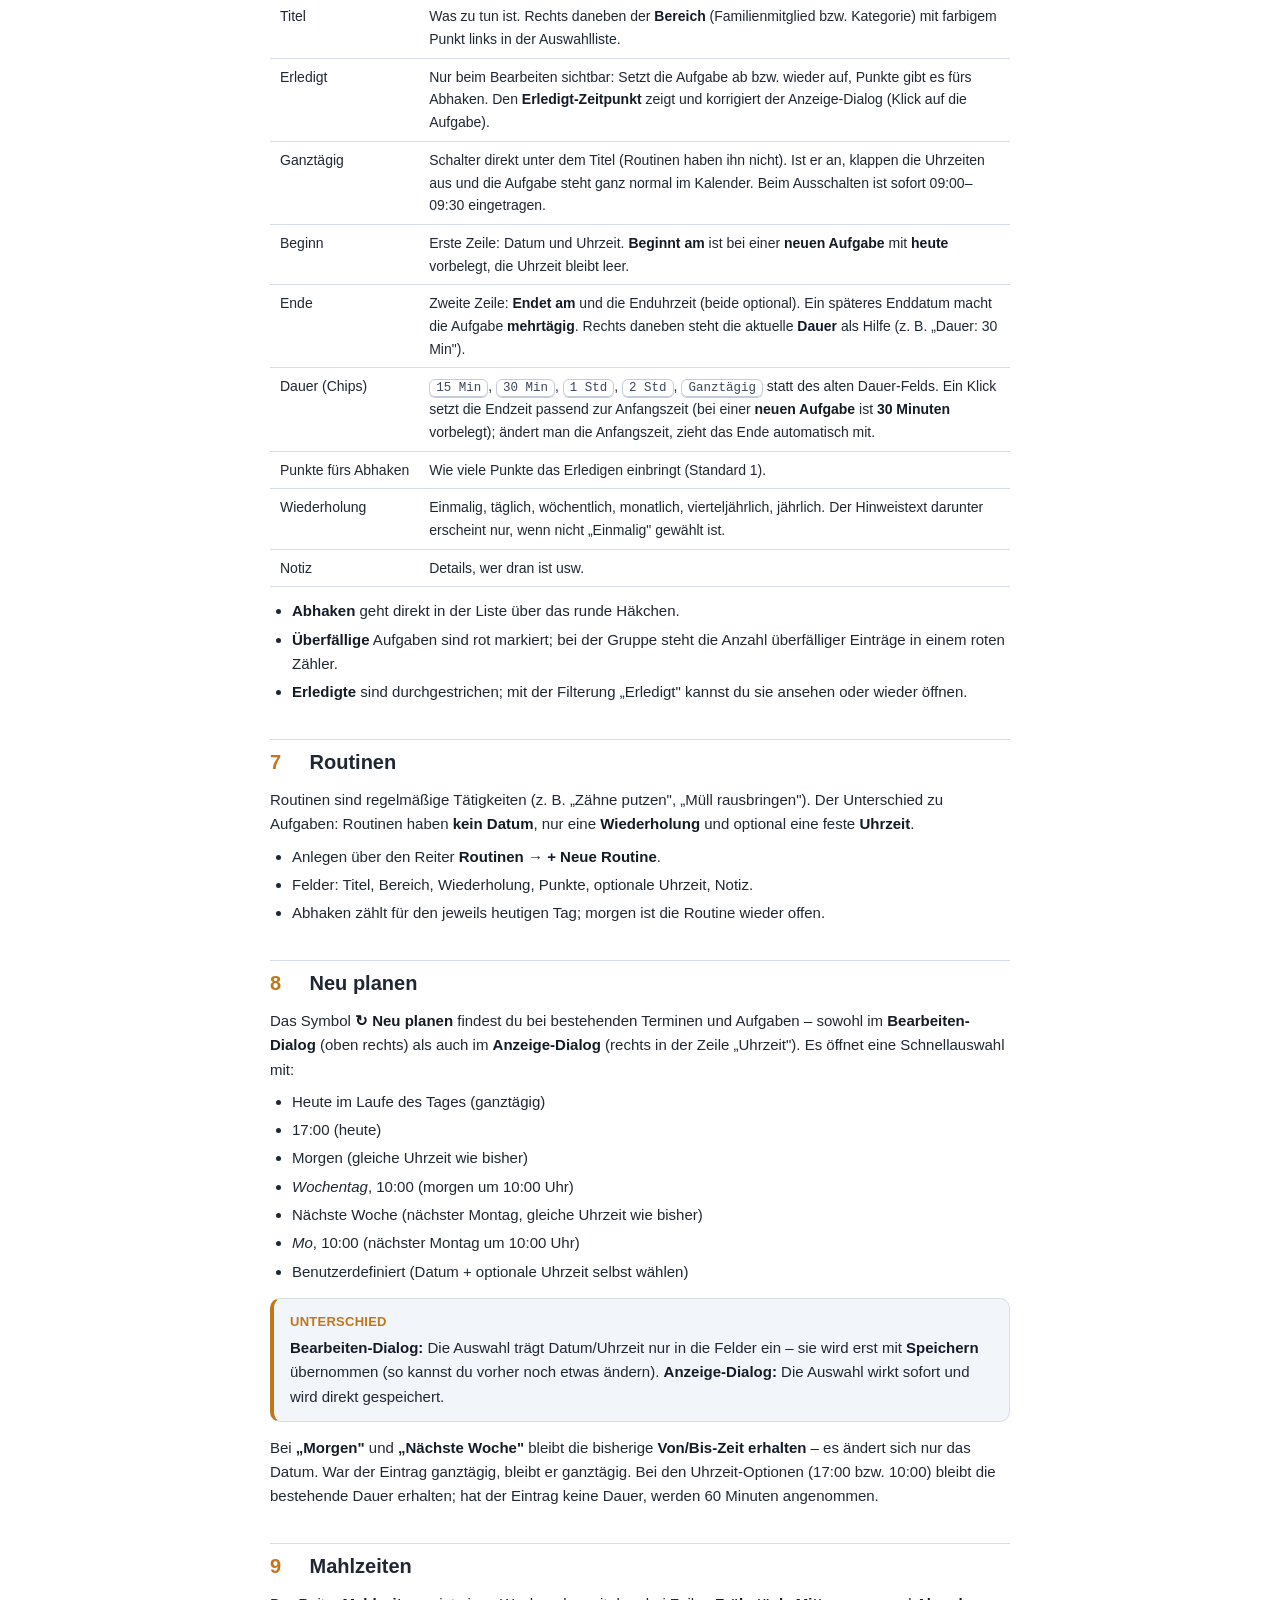
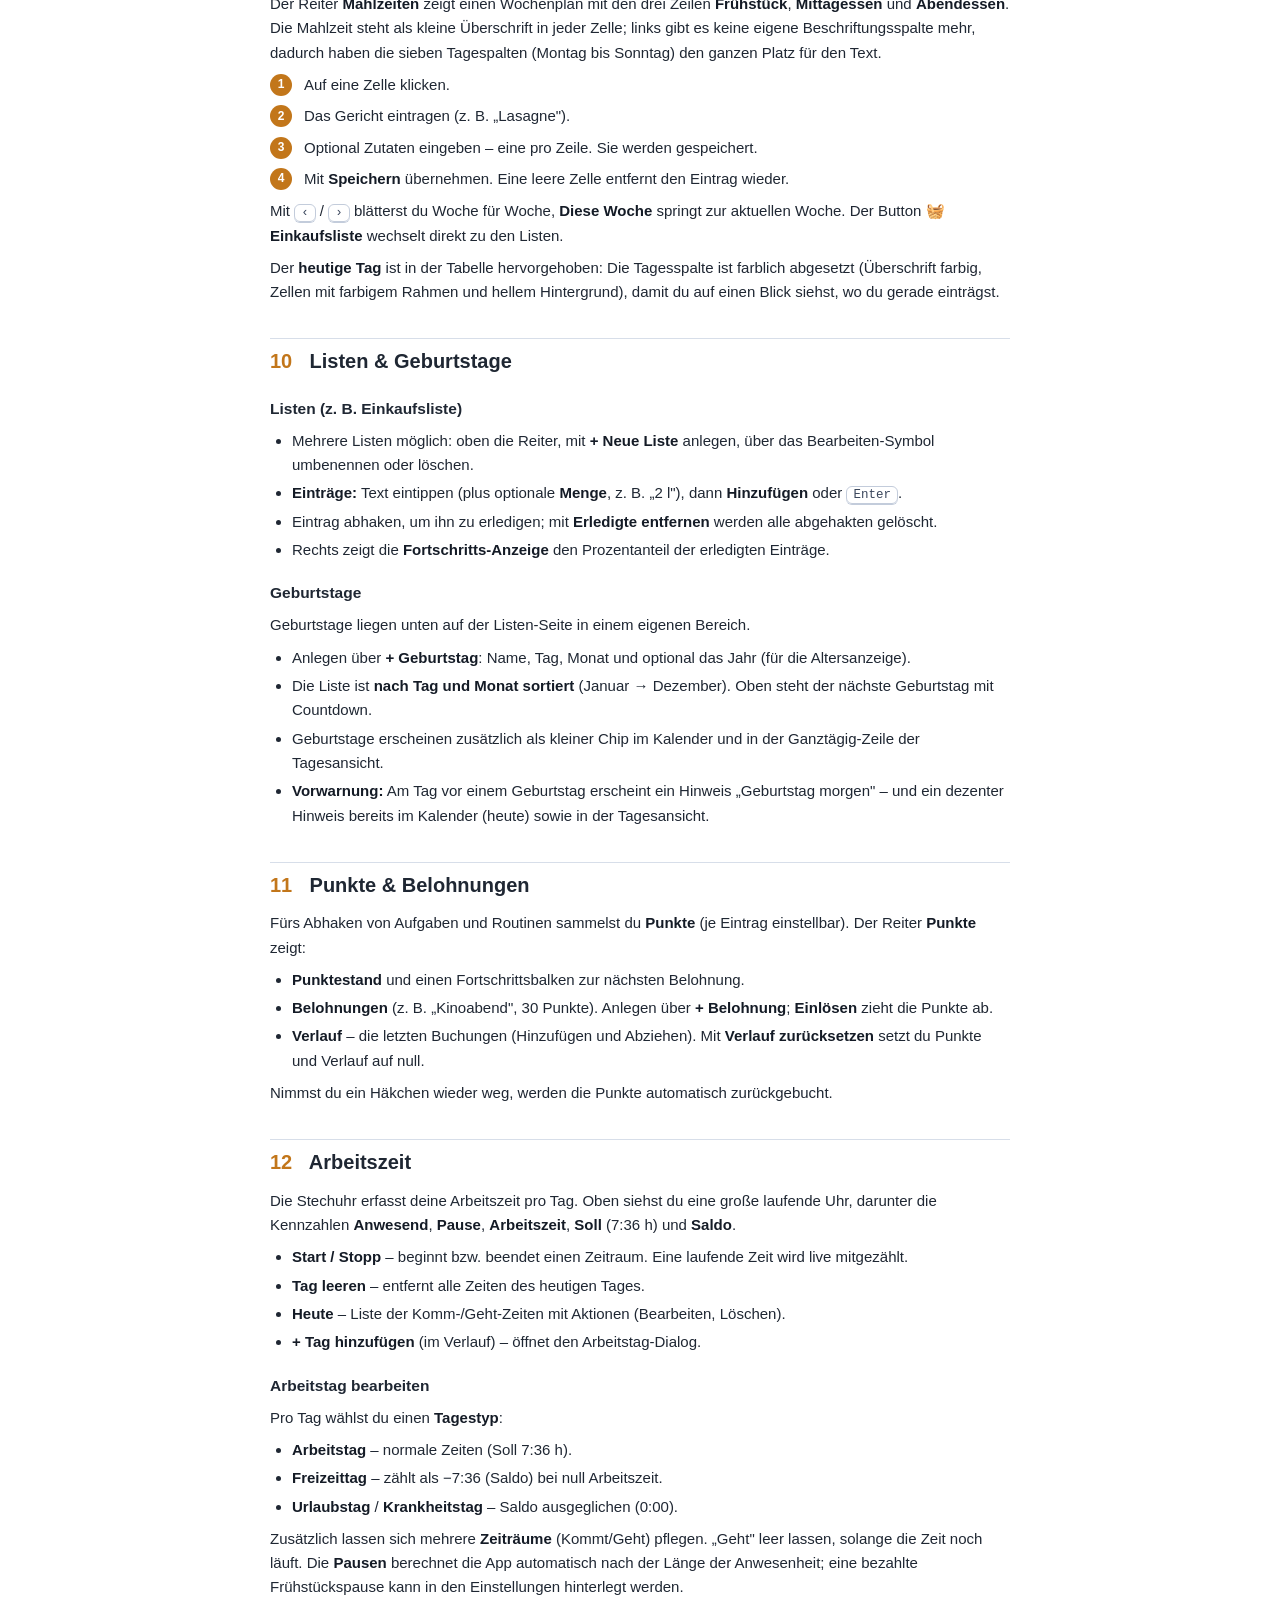
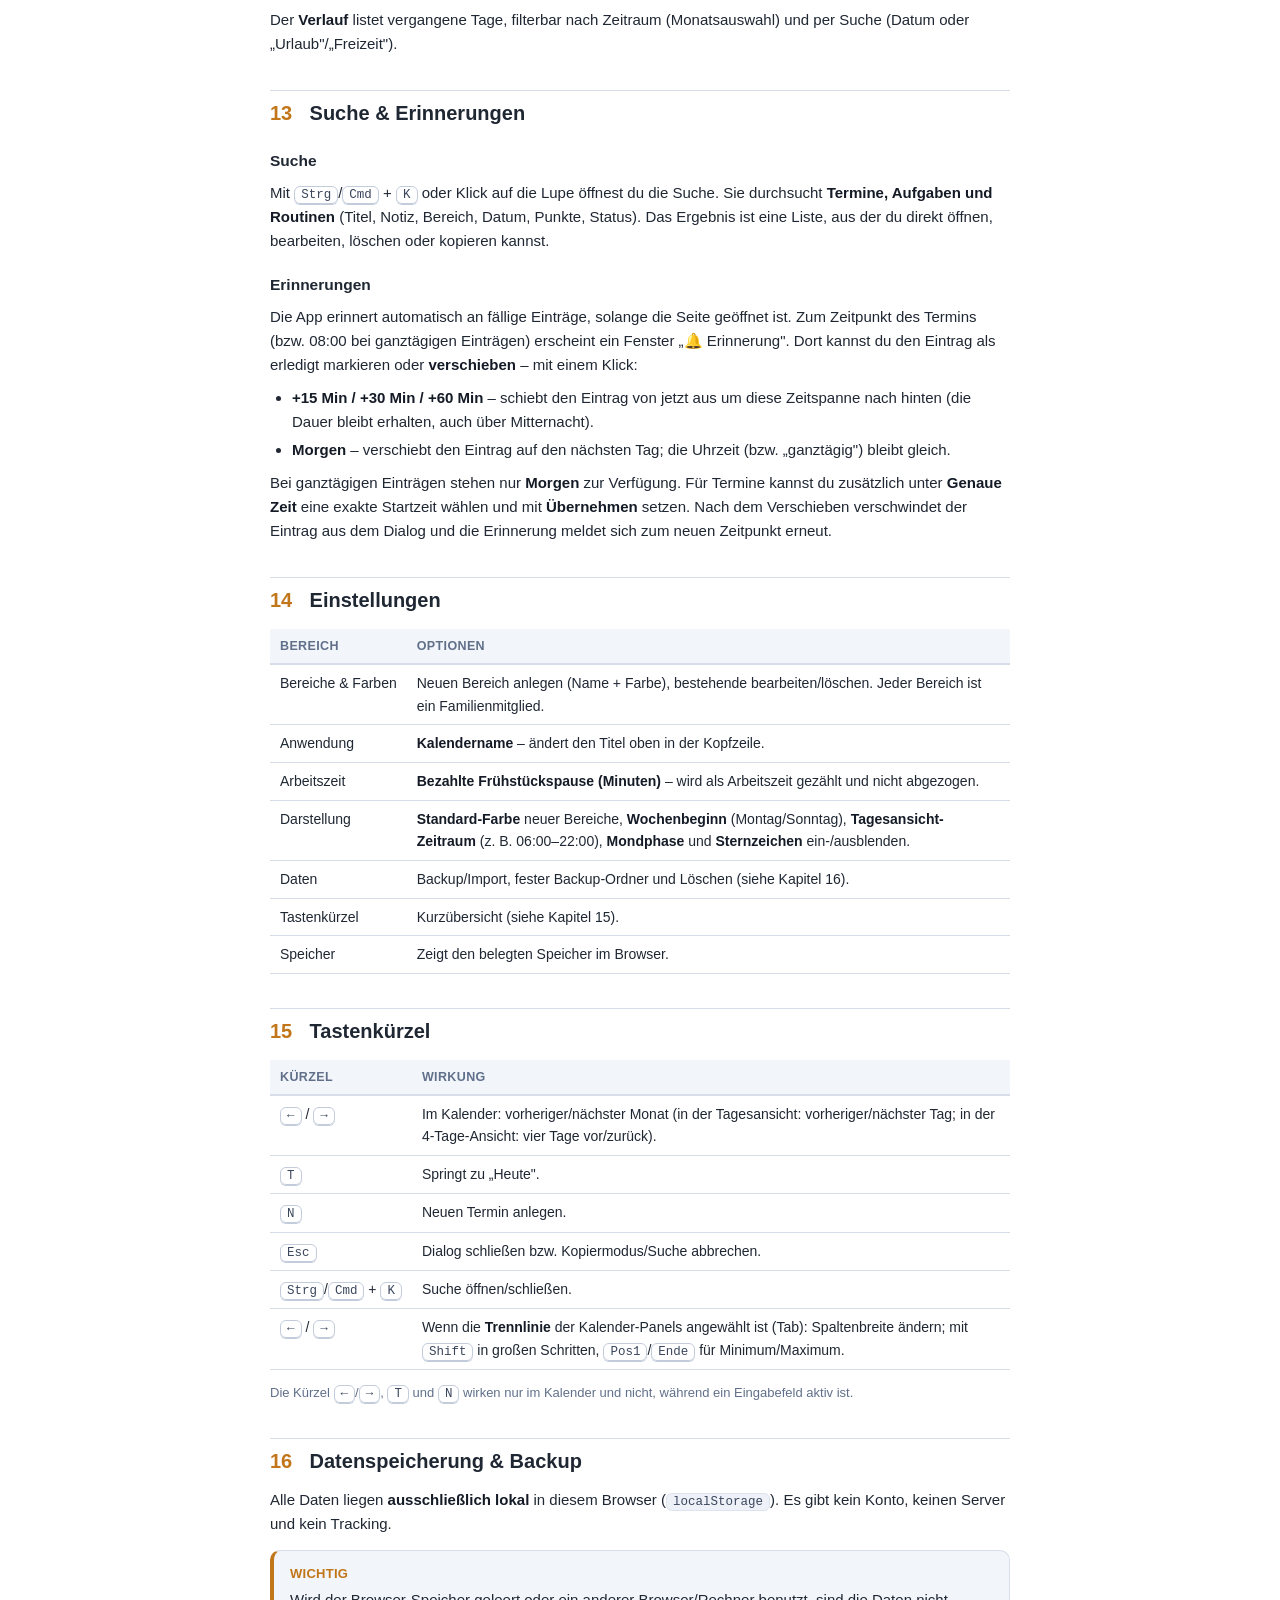
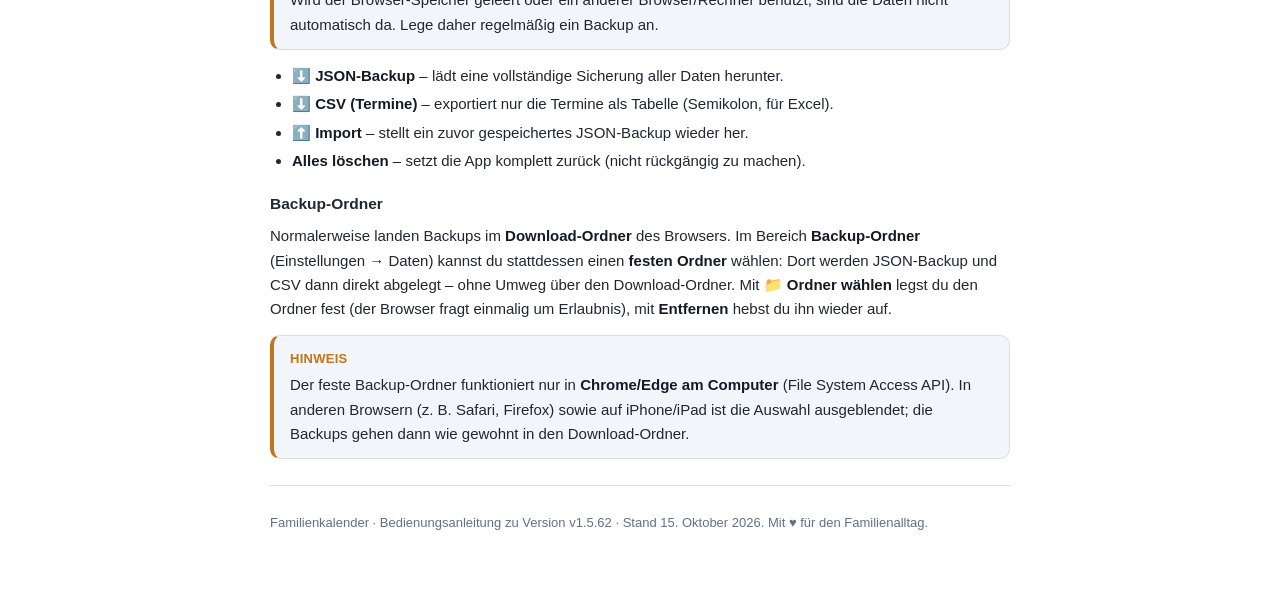
<file: Bedienungsanleitung.html>
<!DOCTYPE html>
<html lang="de">
<head>
<meta charset="utf-8">
<meta name="viewport" content="width=device-width, initial-scale=1">
<title>Bedienungsanleitung – Familienkalender</title>
<style>
  :root{
    --ink:#1f2733; --muted:#61708a; --line:#d7dee9; --soft:#f2f5fa;
    --accent:#c2761a; --accent-soft:#fdf3e0; --code:#eef2f8; --codeink:#3a465c;
  }
  *{box-sizing:border-box}
  html{-webkit-print-color-adjust:exact;print-color-adjust:exact}
  body{
    margin:0;background:#fff;color:var(--ink);
    font:15px/1.62 -apple-system,BlinkMacSystemFont,"Segoe UI",Roboto,Helvetica,Arial,sans-serif;
  }
  .page{max-width:820px;margin:0 auto;padding:36px 40px 60px}
  @page{size:A4;margin:16mm 15mm}
  @media print{
    .page{max-width:none;padding:0}
    h2,h3{break-after:avoid}
    .box,table,li{break-inside:avoid}
    a{color:inherit;text-decoration:none}
    .topbar{display:none!important}
  }

  /* Schmale Leiste oben – nur am Bildschirm (im PDF ausgeblendet). */
  .topbar{
    position:sticky;top:0;z-index:5;display:flex;gap:10px;align-items:center;justify-content:space-between;
    padding:10px 40px;background:rgba(255,255,255,.94);
    -webkit-backdrop-filter:blur(8px);backdrop-filter:blur(8px);
    border-bottom:1px solid var(--line);font-size:13.5px;
  }
  .topbar a{
    display:inline-flex;align-items:center;gap:6px;text-decoration:none;font-weight:600;
    border:1px solid var(--line);border-radius:9px;padding:6px 11px;background:#fff;transition:.12s;
  }
  .topbar a:hover{border-color:var(--accent);color:var(--accent)}
  /* Sprungziele des Inhaltsverzeichnisses nicht unter der Leiste verstecken. */
  h2[id]{scroll-margin-top:64px}

  .cover{border-bottom:3px solid var(--accent);padding-bottom:22px;margin-bottom:8px}
  .cover .kicker{font-size:13px;font-weight:700;letter-spacing:.14em;text-transform:uppercase;color:var(--accent)}
  .cover h1{font-size:33px;line-height:1.15;margin:8px 0 10px}
  .cover .lead{font-size:16px;color:var(--muted);margin:0}
  .cover .meta{margin-top:14px;font-size:12.5px;color:var(--muted)}

  h2{font-size:20px;margin:34px 0 10px;padding-top:6px;border-top:1px solid var(--line)}
  h2 .n{display:inline-block;min-width:1.7em;color:var(--accent)}
  h3{font-size:15.5px;margin:18px 0 6px}
  p{margin:8px 0}
  ul,ol{margin:8px 0;padding-left:22px}
  li{margin:4px 0}
  strong{color:#141b26}
  a{color:var(--accent)}
  code,.kbd{
    font-family:ui-monospace,SFMono-Regular,Menlo,Consolas,monospace;
    background:var(--code);color:var(--codeink);border-radius:6px;padding:1px 6px;font-size:12.5px;
    border:1px solid #dde4ee;white-space:nowrap;
  }
  .kbd{background:#fff;border:1px solid #c3ccdb;box-shadow:0 1px 0 #c3ccdb}

  .box{
    background:var(--soft);border:1px solid var(--line);border-left:4px solid var(--accent);
    border-radius:10px;padding:12px 16px;margin:14px 0;
  }
  .box .bt{font-weight:700;font-size:13px;letter-spacing:.02em;text-transform:uppercase;color:var(--accent);margin-bottom:4px}
  .box p:first-of-type{margin-top:0}
  .box p:last-child{margin-bottom:0}

  table{width:100%;border-collapse:collapse;margin:12px 0;font-size:14px}
  th,td{text-align:left;vertical-align:top;padding:7px 10px;border-bottom:1px solid var(--line)}
  thead th{background:var(--soft);border-bottom:2px solid var(--line);font-size:12.5px;text-transform:uppercase;letter-spacing:.03em;color:var(--muted)}
  td:first-child{white-space:nowrap}

  .steps{counter-reset:s;list-style:none;padding-left:0}
  .steps>li{counter-increment:s;position:relative;padding-left:34px;margin:7px 0}
  .steps>li::before{
    content:counter(s);position:absolute;left:0;top:1px;width:22px;height:22px;border-radius:50%;
    background:var(--accent);color:#fff;font-size:12px;font-weight:700;display:grid;place-items:center;
  }
  .toc{columns:2;column-gap:32px;margin:10px 0 4px;font-size:14px}
  .toc a{display:block;padding:2px 0}
  hr{border:0;border-top:1px solid var(--line);margin:26px 0}
  .small{font-size:13px;color:var(--muted)}

  /* Handy/Schmalansicht: kleinere Ränder, Tabellen dürfen umbrechen.
     Steht bewusst am Ende, damit die Regeln die Grundregeln oben überschreiben. */
  @media screen and (max-width:700px){
    .page{padding:22px 16px 44px}
    .topbar{padding:9px 16px}
    .cover h1{font-size:26px}
    .cover .lead{font-size:15px}
    h2{font-size:18px;margin:28px 0 10px}
    .toc{columns:1}
    table{font-size:13px}
    th,td{padding:6px 8px}
    td:first-child{white-space:normal}
    ul,ol{padding-left:20px}
  }
</style>
</head>
<body>
<div class="topbar">
  <a href="index.html">← Zum Kalender</a>
  <a href="Bedienungsanleitung.pdf" target="_blank" rel="noopener">PDF / Drucken</a>
</div>
<div class="page">

  <header class="cover">
    <div class="kicker">Familienkalender</div>
    <h1>Bedienungsanleitung</h1>
    <p class="lead">Alles für den Familienalltag an einem Ort – Kalender, Aufgaben, Routinen, Mahlzeiten, Listen, Punkte und Arbeitszeit. Ohne Konto, ohne Abo.</p>
    <div class="meta">Version v1.5.62 · Stand 15. Oktober 2026 · Alle Daten bleiben lokal in diesem Browser.</div>
  </header>

  <nav class="toc">
    <a href="#s1">1 · Aufbau der Oberfläche</a>
    <a href="#s2">2 · Profile (Filter)</a>
    <a href="#s3">3 · Kalender (Monatsansicht)</a>
    <a href="#s4">4 · Tagesansicht</a>
    <a href="#s5">5 · Termine anlegen &amp; bearbeiten</a>
    <a href="#s6">6 · Aufgaben</a>
    <a href="#s7">7 · Routinen</a>
    <a href="#s8">8 · Neu planen</a>
    <a href="#s9">9 · Mahlzeiten</a>
    <a href="#s10">10 · Listen &amp; Geburtstage</a>
    <a href="#s11">11 · Punkte &amp; Belohnungen</a>
    <a href="#s12">12 · Arbeitszeit</a>
    <a href="#s13">13 · Suche &amp; Erinnerungen</a>
    <a href="#s14">14 · Einstellungen</a>
    <a href="#s15">15 · Tastenkürzel</a>
    <a href="#s16">16 · Datenspeicherung &amp; Backup</a>
  </nav>

  <h2 id="s1"><span class="n">1</span> Aufbau der Oberfläche</h2>
  <p>Ganz oben findest du die <strong>Kopfzeile</strong> mit dem Logo (zeigt den heutigen Tag), dem Kalendernamen, den <strong>Profil-Avataren</strong> und einer Uhr mit Datum.</p>
  <p>Darunter liegen die <strong>Reiter</strong>. Mit einem Klick wechselst du den Bereich:</p>
  <ul>
    <li><strong>Kalender</strong> – Monats-, 4-Tage- und Tagesansicht, Termine &amp; Aufgaben</li>
    <li><strong>Aufgaben</strong> – alle To-Dos mit Punkten</li>
    <li><strong>Routinen</strong> – wiederkehrende Tätigkeiten</li>
    <li><strong>Mahlzeiten</strong> – Wochen-Speiseplan</li>
    <li><strong>Listen</strong> – Einkaufslisten &amp; Co. sowie Geburtstage</li>
    <li><strong>Punkte</strong> – Punktestand, Belohnungen, Verlauf</li>
    <li><strong>Arbeitszeit</strong> – Stechuhr, Soll/Saldo, Verlauf</li>
    <li><strong>Einstellungen</strong> – Bereiche, Darstellung, Backup</li>
  </ul>
  <p>Rechts neben den Reitern sitzt die <strong>Suche</strong> (Lupe). Sie durchsucht Termine, Aufgaben und Routinen.</p>
  <p>Rechts neben dem Kalender liegen die <strong>Seitenpanels</strong> (Agenda, Aufgaben, Routinen). Ihre Breite lässt sich am Computer frei einstellen: Die schmale <strong>Trennlinie</strong> zwischen Kalender und Panels einfach mit der Maus ziehen – nach links werden die Panels breiter, nach rechts schmaler. Der Kalender nimmt automatisch die übrig gebliebene Breite ein, die Panels (z.&nbsp;B. Aufgaben und Routinen) passen sich mit an. Die eingestellte Breite wird <strong>gespeichert</strong> und ist beim nächsten Öffnen wieder da; ein <strong>Doppelklick</strong> auf die Trennlinie stellt den Standard wieder her.</p>
  <div class="box">
    <div class="bt">Am Smartphone</div>
    <p>Auf Handy-Bildschirmen (z. B. Samsung Galaxy S24) passt sich die Oberfläche automatisch an: Die Kopfzeile bleibt flach (die Uhr mit Datum entfällt dort – die zeigt das System oben ohnehin an), die Reiter-Leiste lässt sich seitlich durchwischen, und alle Schaltflächen sind auf Finger-Bedienung ausgelegt (größere Tippflächen, dichtere Raster in Monats- und Wochenansicht). Die Seite selbst scrollt nur noch senkrecht; quer lässt sich höchstens durch die Reiter und die Mahlzeiten-Tabelle wischen. Die Bedienung ist ansonsten völlig identisch.</p>
  </div>

  <h2 id="s2"><span class="n">2</span> Profile (Filter)</h2>
  <p>Jedes Familienmitglied ist ein eigener <strong>Bereich</strong> mit eigener Farbe. In der Kopfzeile erscheint dafür ein Avatar mit dem Anfangsbuchstaben.</p>
  <ul>
    <li><strong>★ Alle</strong> – zeigt alle Bereiche (Standard).</li>
    <li><strong>Avatar anklicken</strong> – filtert Kalender, Aufgaben und Routinen auf genau diesen Bereich. Der aktive Avatar ist hervorgehoben.</li>
    <li><strong>Nochmals ★</strong> – hebt den Filter wieder auf.</li>
  </ul>
  <div class="box">
    <div class="bt">Tipp</div>
    <p>Bereiche legst du unter <span class="kbd">Einstellungen → Bereiche &amp; Farben</span> an (Name + Farbe). Die Farbe färbt später Termine, Aufgaben und Mahlzeiten-Einträge ein.</p>
  </div>

  <h2 id="s3"><span class="n">3</span> Kalender (Monatsansicht)</h2>
  <p>Hinter <span class="kbd">Heute</span> wählst du in einer einzelnen Auswahlliste den Zeitraum: <span class="kbd">Tag</span>, <span class="kbd">4-Tage</span> oder <span class="kbd">Monat</span> – vorausgewählt ist <span class="kbd">4-Tage</span>. Mit <span class="kbd">‹</span> / <span class="kbd">›</span> blätterst du, mit <span class="kbd">Heute</span> springst du zum aktuellen Datum.</p>
  <p>Der Schalter <span class="kbd">Ganzer Tag</span> erscheint nur in der <strong>Tag</strong>- und der <strong>4-Tage</strong>-Ansicht (rechts neben der Auswahl); in der <strong>Monatsansicht</strong> wird er nicht angezeigt.</p>
  <h3>In einem Tag</h3>
  <ul>
    <li><strong>Einfacher Klick</strong> auf einen Tag – markiert ihn und zeigt rechts die <strong>Agenda</strong> (Tagesliste).</li>
    <li><strong>Doppelklick</strong> auf einen Tag – öffnet direkt die <strong>Tagesansicht</strong>.</li>
    <li>In der Zelle siehst du farbige <strong>Chips</strong> (Termine, Aufgaben, Geburtstage). Es werden bis zu drei Stück gezeigt, weitere als <strong>+N</strong>.</li>
  </ul>
  <h3>Termin-Chip</h3>
  <ul>
    <li><strong>Einfacher Klick</strong> – öffnet den <strong>Anzeige-Dialog</strong> (Infos, Erledigt, Bearbeiten, Löschen, Neu planen).</li>
    <li><strong>Erledigt</strong> – im Anzeige-Dialog hakt das Kästchen den Eintrag ab bzw. wieder auf. Bei erledigten Terminen und Aufgaben steht dahinter der <strong>Erledigt-Zeitpunkt</strong> (Datum und Uhrzeit) sowie ein <strong>Stift ✎</strong>: damit korrigierst du den Zeitpunkt nachträglich (Datum + Uhrzeit, dann <span class="kbd">Übernehmen</span>). Bei wiederkehrenden Einträgen wandert dabei auch der Tag des letzten Erledigens mit.</li>
    <li><strong>Doppelklick</strong> – öffnet direkt den <strong>Bearbeiten-Dialog</strong>.</li>
    <li><strong>⧉</strong> – startet das <strong>Kopieren</strong> (siehe unten). Ein Kürzel <span class="kbd">↻</span> bedeutet „wiederholt sich", <span class="kbd">⇥</span> „mehrtägig".</li>
  </ul>
  <h3>Termine kopieren</h3>
  <ol class="steps">
    <li>Auf einen Termin-Chip das Symbol <strong>⧉</strong> klicken. Oben erscheint die Leiste „Kopieren: …".</li>
    <li>Einen oder mehrere <strong>Zieltage</strong> anklicken (Mehrfachauswahl möglich). Der Termin wird je Tag als neuer Eintrag angelegt.</li>
    <li>Mit <strong>Beenden</strong> oder <span class="kbd">Esc</span> den Kopiermodus verlassen.</li>
  </ol>
  <h3>Buttons oben</h3>
  <ul>
    <li><strong>+ Termin</strong> – legt einen neuen Termin am gewählten Tag an.</li>
    <li><strong>+ Aufgabe</strong> – legt eine neue Aufgabe an.</li>
    <li>Läuft die Arbeitszeit, erscheint links ein kleiner <strong>Arbeitszeit-Chip</strong> (springt zur Arbeitszeit).</li>
    <li><strong>Saldo</strong> – zeigt den heutigen Arbeitszeit-Saldo, außer am Wochenende sowie an Urlaubs-, Frei- und Krankheitstagen.</li>
  </ul>
  <p>In der rechten Spalte liegen zusätzlich die Kurzlisten <strong>Aufgaben</strong> und <strong>Routinen</strong> (jeweils filterbar nach Alle / Offen / Erledigt). Ein Klick auf den Titel springt zur jeweiligen Seite.</p>

  <h3>4-Tage-Ansicht</h3>
  <p>Die Auswahl <span class="kbd">4-Tage</span> zeigt vier Spalten – den gewählten Tag und die drei folgenden (beim Öffnen also <strong>heute und die nächsten drei Tage</strong>) – im selben Zeitraster wie die Tagesansicht (Google-artig):</p>
  <ul>
    <li><strong>Zeitleiste links</strong> – Stundenskala (z.&nbsp;B. 01:00, 02:00 …) mit Stundenlinien quer über alle Spalten; oben links steht die Zeitzone (z.&nbsp;B. <em>GMT+02</em>).</li>
    <li><strong>Tagesspalten</strong> – jede Spalte zeigt Wochentag und Datum (heute farblich hervorgehoben).</li>
    <li><strong>Ganztägig-Zeile</strong> – unter den Tagesköpfen: Feiertage, ganztägige bzw. mehrtägige Termine und Aufgaben (⇥ = mehrtägig) sowie Geburtstage 🎂.</li>
    <li><strong>Zeitraster</strong> – zeitgebundene Termine/Aufgaben liegen farbig an ihrer Uhrzeit; heute mit roter <strong>Jetzt-Linie</strong> und leicht abgedunkelter Vergangenheit.</li>
    <li><strong>Ganzer Tag</strong> – der Schalter neben der Auswahl erweitert das Raster auf 0–24 Uhr (statt des eingestellten Zeitraums). Dieselbe Schaltfläche gibt es in der Tagesansicht; im Monat ist sie ausgeblendet.</li>
    <li><strong>Einfacher Klick</strong> in eine freie Fläche legt einen neuen Termin zur angeklickten Uhrzeit an. Klick auf einen Eintrag öffnet den Anzeige-Dialog, Doppelklick den Bearbeiten-Dialog.</li>
    <li><strong>Verschieben</strong> – Termine und Aufgaben im Raster ziehen (gedrückt halten und bewegen): <em>vertikal</em> ändert die Uhrzeit, <em>horizontal</em> in eine andere Spalte den Tag. Während des Ziehens zeigt eine kleine Marke (Geist) das Ziel, die Zielspalte wird hervorgehoben. Ganztägige/mehrtägige Einträge (und Aufgaben) in der Ganztägig-Zeile lassen sich ebenfalls bequem in eine andere Tagesspalte ziehen.</li>
    <li><strong>Größe ändern</strong> – einen Termin/eine Aufgabe am <em>unteren Rand</em> ziehen ändert das Ende (Vergrößern/Verkleinern der Dauer); ganztägige Einträge am <em>rechten Rand</em> ziehen ändert die Dauer in Tagen.</li>
    <li><strong>Klick auf den Tageskopf</strong> wechselt in die Tagesansicht.</li>
    <li><span class="kbd">‹</span> / <span class="kbd">›</span> blättern um vier Tage, <span class="kbd">Heute</span> springt zur aktuellen Woche.</li>
  </ul>

  <h2 id="s4"><span class="n">4</span> Tagesansicht</h2>
  <p>Die Tagesansicht zeigt einen einzelnen Tag als Zeitraster. Umschalten über <span class="kbd">Tag</span> bzw. Doppelklick auf einen Tag.</p>
  <ul>
    <li><strong>Ganzer Tag</strong> – blendet das Raster von 0 bis 24 Uhr ein (statt des in den Einstellungen festgelegten Zeitraums), um frühe/späte Einträge zu sehen.</li>
    <li><strong>Ganztägig-Zeile</strong> – oben liegen ganztägige Termine, Aufgaben und Geburtstage.</li>
    <li><strong>Zeitraster</strong> – zeitgebundene Termine/Aufgaben werden als farbige Blöcke dargestellt (überlappende nebeneinander). Eine rote Linie markiert die aktuelle Uhrzeit.</li>
    <li><strong>Klick auf eine freie Stelle im Raster</strong> – legt einen neuen Termin genau zu dieser Uhrzeit an (auf 30 Minuten gerundet).</li>
    <li>Beim Öffnen eines Tages springt die Ansicht zum frühesten Termin; gibt es keinen, beginnt sie um 6:00 Uhr.</li>
    <li>Aufgaben haben ein Häkchen zum direkten Abhaken. Klick öffnet den Anzeige-Dialog, Doppelklick den Bearbeiten-Dialog.</li>
    <li><strong>Panels rechts</strong> – die Breite von Aufgaben und Routinen lässt sich über die Trennlinie zwischen Kalender und Panels mit der Maus anpassen (siehe Abschnitt 1).</li>
  </ul>

  <h2 id="s5"><span class="n">5</span> Termine anlegen &amp; bearbeiten</h2>
  <p>Der Termin-Dialog öffnet sich über <strong>+ Termin</strong>, per Doppelklick auf einen Tag/Chip oder mit <span class="kbd">N</span>. Oben stehen Titel und Bereich in <strong>einer Zeile</strong>, darunter der Schalter <strong>Ganztägig</strong>, dann Beginn und Ende als <strong>zwei Zeilen</strong>, die Dauer-Chips, die Wiederholung und die Notiz. Die Aktionsleiste unten bleibt beim Scrollen immer sichtbar.</p>
  <table>
    <thead><tr><th>Feld</th><th>Bedeutung</th></tr></thead>
    <tbody>
      <tr><td>Titel</td><td>Name des Termins (z. B. „Zahnarzt"). Rechts daneben der <strong>Bereich</strong> (Familienmitglied bzw. Kategorie); der farbige Punkt links neben der Auswahlliste zeigt die zugehörige Farbe.</td></tr>
      <tr><td>Ganztägig</td><td>Schalter direkt unter dem Titel. Ist er an, klappen die Uhrzeiten aus und der Termin erscheint in der Ganztägig-Zeile.</td></tr>
      <tr><td>Beginn</td><td>Erste Zeile: Datum und Uhrzeit. Vorbelegt mit dem gewählten Tag (beim Öffnen der App also mit <strong>heute</strong>) und – bei Klick ins Zeitraster – mit der angeklickten Uhrzeit.</td></tr>
      <tr><td>Ende</td><td>Zweite Zeile: Datum und Uhrzeit. Ein späteres Enddatum macht den Termin <strong>mehrtägig</strong>. Rechts daneben steht die aktuelle <strong>Dauer</strong> als Hilfe (z. B. „Dauer: 30 Min").</td></tr>
      <tr><td>Dauer (Chips)</td><td>Kein Eingabefeld mehr, sondern Schaltflächen: <span class="kbd">15 Min</span>, <span class="kbd">30 Min</span>, <span class="kbd">1 Std</span>, <span class="kbd">2 Std</span>, <span class="kbd">Ganztägig</span>. Ein Klick setzt das Ende passend zum Beginn (der aktive Wert ist hervorgehoben); <span class="kbd">Ganztägig</span> entspricht dem Schalter oben. <strong>Änderst du den Beginn, zieht das Ende automatisch mit</strong> – die bisherige Dauer bleibt erhalten (bei einem neuen Termin 30 Minuten).</td></tr>
      <tr><td>Wiederholung</td><td>Einmalig, täglich, wöchentlich, monatlich, vierteljährlich, jährlich. Nur wenn nicht „Einmalig" gewählt ist, erscheint darunter der Hinweis, dass der Termin an jedem Vorkommen ab dem Startdatum im Kalender steht.</td></tr>
      <tr><td>Notiz</td><td>Ort, Details, wer dabei ist.</td></tr>
    </tbody>
  </table>
  <p>Unten links <strong>Löschen</strong>, in der Mitte <strong>Abbrechen</strong>, rechts <strong>Speichern</strong>. Bei einem bestehenden Termin zeigt der Dialog zusätzlich <strong>Erledigt</strong> und oben rechts das Symbol <strong>Neu planen</strong>.</p>
  <div class="box">
    <div class="bt">Wiederkehrende Termine</div>
    <p>Wird ein wiederkehrender Termin abgehakt, gilt nur das <em>aktuelle</em> Vorkommen als erledigt – an den nächsten Tagen erscheint er wieder.</p>
  </div>

  <h2 id="s6"><span class="n">6</span> Aufgaben</h2>
  <p>Aufgaben öffnest du über den Reiter <strong>Aufgaben</strong> (Liste mit Suche und Alle/Offen/Erledigt) oder über <strong>+ Aufgabe</strong>. Der Dialog ist genauso aufgebaut wie der Termin-Dialog: Titel und Bereich <strong>in einer Zeile</strong>, darunter der Schalter <strong>Ganztägig</strong>, dann <strong>Beginn</strong> und <strong>Ende</strong> als zwei Zeilen mit den Dauer-Chips, danach Punkte und Wiederholung sowie die Notiz. Die Aktionsleiste unten bleibt beim Scrollen immer sichtbar.</p>
  <table>
    <thead><tr><th>Feld</th><th>Bedeutung</th></tr></thead>
    <tbody>
      <tr><td>Titel</td><td>Was zu tun ist. Rechts daneben der <strong>Bereich</strong> (Familienmitglied bzw. Kategorie) mit farbigem Punkt links in der Auswahlliste.</td></tr>
      <tr><td>Erledigt</td><td>Nur beim Bearbeiten sichtbar: Setzt die Aufgabe ab bzw. wieder auf, Punkte gibt es fürs Abhaken. Den <strong>Erledigt-Zeitpunkt</strong> zeigt und korrigiert der Anzeige-Dialog (Klick auf die Aufgabe).</td></tr>
      <tr><td>Ganztägig</td><td>Schalter direkt unter dem Titel (Routinen haben ihn nicht). Ist er an, klappen die Uhrzeiten aus und die Aufgabe steht ganz normal im Kalender. Beim Ausschalten ist sofort 09:00–09:30 eingetragen.</td></tr>
      <tr><td>Beginn</td><td>Erste Zeile: Datum und Uhrzeit. <strong>Beginnt am</strong> ist bei einer <strong>neuen Aufgabe</strong> mit <strong>heute</strong> vorbelegt, die Uhrzeit bleibt leer.</td></tr>
      <tr><td>Ende</td><td>Zweite Zeile: <strong>Endet am</strong> und die Enduhrzeit (beide optional). Ein späteres Enddatum macht die Aufgabe <strong>mehrtägig</strong>. Rechts daneben steht die aktuelle <strong>Dauer</strong> als Hilfe (z. B. „Dauer: 30 Min").</td></tr>
      <tr><td>Dauer (Chips)</td><td><span class="kbd">15 Min</span>, <span class="kbd">30 Min</span>, <span class="kbd">1 Std</span>, <span class="kbd">2 Std</span>, <span class="kbd">Ganztägig</span> statt des alten Dauer-Felds. Ein Klick setzt die Endzeit passend zur Anfangszeit (bei einer <strong>neuen Aufgabe</strong> ist <strong>30 Minuten</strong> vorbelegt); ändert man die Anfangszeit, zieht das Ende automatisch mit.</td></tr>
      <tr><td>Punkte fürs Abhaken</td><td>Wie viele Punkte das Erledigen einbringt (Standard 1).</td></tr>
      <tr><td>Wiederholung</td><td>Einmalig, täglich, wöchentlich, monatlich, vierteljährlich, jährlich. Der Hinweistext darunter erscheint nur, wenn nicht „Einmalig" gewählt ist.</td></tr>
      <tr><td>Notiz</td><td>Details, wer dran ist usw.</td></tr>
    </tbody>
  </table>
  <ul>
    <li><strong>Abhaken</strong> geht direkt in der Liste über das runde Häkchen.</li>
    <li><strong>Überfällige</strong> Aufgaben sind rot markiert; bei der Gruppe steht die Anzahl überfälliger Einträge in einem roten Zähler.</li>
    <li><strong>Erledigte</strong> sind durchgestrichen; mit der Filterung „Erledigt" kannst du sie ansehen oder wieder öffnen.</li>
  </ul>

  <h2 id="s7"><span class="n">7</span> Routinen</h2>
  <p>Routinen sind regelmäßige Tätigkeiten (z. B. „Zähne putzen", „Müll rausbringen"). Der Unterschied zu Aufgaben: Routinen haben <strong>kein Datum</strong>, nur eine <strong>Wiederholung</strong> und optional eine feste <strong>Uhrzeit</strong>.</p>
  <ul>
    <li>Anlegen über den Reiter <strong>Routinen</strong> → <strong>+ Neue Routine</strong>.</li>
    <li>Felder: Titel, Bereich, Wiederholung, Punkte, optionale Uhrzeit, Notiz.</li>
    <li>Abhaken zählt für den jeweils heutigen Tag; morgen ist die Routine wieder offen.</li>
  </ul>

  <h2 id="s8"><span class="n">8</span> Neu planen</h2>
  <p>Das Symbol <strong>↻ Neu planen</strong> findest du bei bestehenden Terminen und Aufgaben – sowohl im <strong>Bearbeiten-Dialog</strong> (oben rechts) als auch im <strong>Anzeige-Dialog</strong> (rechts in der Zeile „Uhrzeit"). Es öffnet eine Schnellauswahl mit:</p>
  <ul>
    <li>Heute im Laufe des Tages (ganztägig)</li>
    <li>17:00 (heute)</li>
    <li>Morgen (gleiche Uhrzeit wie bisher)</li>
    <li><em>Wochentag</em>, 10:00 (morgen um 10:00 Uhr)</li>
    <li>Nächste Woche (nächster Montag, gleiche Uhrzeit wie bisher)</li>
    <li><em>Mo</em>, 10:00 (nächster Montag um 10:00 Uhr)</li>
    <li>Benutzerdefiniert (Datum + optionale Uhrzeit selbst wählen)</li>
  </ul>
  <div class="box">
    <div class="bt">Unterschied</div>
    <p><strong>Bearbeiten-Dialog:</strong> Die Auswahl trägt Datum/Uhrzeit nur in die Felder ein – sie wird erst mit <strong>Speichern</strong> übernommen (so kannst du vorher noch etwas ändern). <strong>Anzeige-Dialog:</strong> Die Auswahl wirkt sofort und wird direkt gespeichert.</p>
  </div>
  <p>Bei <strong>„Morgen"</strong> und <strong>„Nächste Woche"</strong> bleibt die bisherige <strong>Von/Bis-Zeit erhalten</strong> – es ändert sich nur das Datum. War der Eintrag ganztägig, bleibt er ganztägig. Bei den Uhrzeit-Optionen (17:00 bzw. 10:00) bleibt die bestehende Dauer erhalten; hat der Eintrag keine Dauer, werden 60 Minuten angenommen.</p>

  <h2 id="s9"><span class="n">9</span> Mahlzeiten</h2>
  <p>Der Reiter <strong>Mahlzeiten</strong> zeigt einen Wochenplan mit den drei Zeilen <strong>Frühstück</strong>, <strong>Mittagessen</strong> und <strong>Abendessen</strong>. Die Mahlzeit steht als kleine Überschrift in jeder Zelle; links gibt es keine eigene Beschriftungsspalte mehr, dadurch haben die sieben Tagespalten (Montag bis Sonntag) den ganzen Platz für den Text.</p>
  <ol class="steps">
    <li>Auf eine Zelle klicken.</li>
    <li>Das Gericht eintragen (z. B. „Lasagne").</li>
    <li>Optional Zutaten eingeben – eine pro Zeile. Sie werden gespeichert.</li>
    <li>Mit <strong>Speichern</strong> übernehmen. Eine leere Zelle entfernt den Eintrag wieder.</li>
  </ol>
  <p>Mit <span class="kbd">‹</span> / <span class="kbd">›</span> blätterst du Woche für Woche, <strong>Diese Woche</strong> springt zur aktuellen Woche. Der Button <strong>🧺 Einkaufsliste</strong> wechselt direkt zu den Listen.</p>
  <p>Der <strong>heutige Tag</strong> ist in der Tabelle hervorgehoben: Die Tagesspalte ist farblich abgesetzt (Überschrift farbig, Zellen mit farbigem Rahmen und hellem Hintergrund), damit du auf einen Blick siehst, wo du gerade einträgst.</p>

  <h2 id="s10"><span class="n">10</span> Listen &amp; Geburtstage</h2>
  <h3>Listen (z. B. Einkaufsliste)</h3>
  <ul>
    <li>Mehrere Listen möglich: oben die Reiter, mit <strong>+ Neue Liste</strong> anlegen, über das Bearbeiten-Symbol umbenennen oder löschen.</li>
    <li><strong>Einträge:</strong> Text eintippen (plus optionale <strong>Menge</strong>, z. B. „2 l"), dann <strong>Hinzufügen</strong> oder <span class="kbd">Enter</span>.</li>
    <li>Eintrag abhaken, um ihn zu erledigen; mit <strong>Erledigte entfernen</strong> werden alle abgehakten gelöscht.</li>
    <li>Rechts zeigt die <strong>Fortschritts-Anzeige</strong> den Prozentanteil der erledigten Einträge.</li>
  </ul>
  <h3>Geburtstage</h3>
  <p>Geburtstage liegen unten auf der Listen-Seite in einem eigenen Bereich.</p>
  <ul>
    <li>Anlegen über <strong>+ Geburtstag</strong>: Name, Tag, Monat und optional das Jahr (für die Altersanzeige).</li>
    <li>Die Liste ist <strong>nach Tag und Monat sortiert</strong> (Januar → Dezember). Oben steht der nächste Geburtstag mit Countdown.</li>
    <li>Geburtstage erscheinen zusätzlich als kleiner Chip im Kalender und in der Ganztägig-Zeile der Tagesansicht.</li>
    <li><strong>Vorwarnung:</strong> Am Tag vor einem Geburtstag erscheint ein Hinweis „Geburtstag morgen" – und ein dezenter Hinweis bereits im Kalender (heute) sowie in der Tagesansicht.</li>
  </ul>

  <h2 id="s11"><span class="n">11</span> Punkte &amp; Belohnungen</h2>
  <p>Fürs Abhaken von Aufgaben und Routinen sammelst du <strong>Punkte</strong> (je Eintrag einstellbar). Der Reiter <strong>Punkte</strong> zeigt:</p>
  <ul>
    <li><strong>Punktestand</strong> und einen Fortschrittsbalken zur nächsten Belohnung.</li>
    <li><strong>Belohnungen</strong> (z. B. „Kinoabend", 30 Punkte). Anlegen über <strong>+ Belohnung</strong>; <strong>Einlösen</strong> zieht die Punkte ab.</li>
    <li><strong>Verlauf</strong> – die letzten Buchungen (Hinzufügen und Abziehen). Mit <strong>Verlauf zurücksetzen</strong> setzt du Punkte und Verlauf auf null.</li>
  </ul>
  <p>Nimmst du ein Häkchen wieder weg, werden die Punkte automatisch zurückgebucht.</p>

  <h2 id="s12"><span class="n">12</span> Arbeitszeit</h2>
  <p>Die Stechuhr erfasst deine Arbeitszeit pro Tag. Oben siehst du eine große laufende Uhr, darunter die Kennzahlen <strong>Anwesend</strong>, <strong>Pause</strong>, <strong>Arbeitszeit</strong>, <strong>Soll</strong> (7:36 h) und <strong>Saldo</strong>.</p>
  <ul>
    <li><strong>Start / Stopp</strong> – beginnt bzw. beendet einen Zeitraum. Eine laufende Zeit wird live mitgezählt.</li>
    <li><strong>Tag leeren</strong> – entfernt alle Zeiten des heutigen Tages.</li>
    <li><strong>Heute</strong> – Liste der Komm-/Geht-Zeiten mit Aktionen (Bearbeiten, Löschen).</li>
    <li><strong>+ Tag hinzufügen</strong> (im Verlauf) – öffnet den Arbeitstag-Dialog.</li>
  </ul>
  <h3>Arbeitstag bearbeiten</h3>
  <p>Pro Tag wählst du einen <strong>Tagestyp</strong>:</p>
  <ul>
    <li><strong>Arbeitstag</strong> – normale Zeiten (Soll 7:36 h).</li>
    <li><strong>Freizeittag</strong> – zählt als −7:36 (Saldo) bei null Arbeitszeit.</li>
    <li><strong>Urlaubstag</strong> / <strong>Krankheitstag</strong> – Saldo ausgeglichen (0:00).</li>
  </ul>
  <p>Zusätzlich lassen sich mehrere <strong>Zeiträume</strong> (Kommt/Geht) pflegen. „Geht" leer lassen, solange die Zeit noch läuft. Die <strong>Pausen</strong> berechnet die App automatisch nach der Länge der Anwesenheit; eine bezahlte Frühstückspause kann in den Einstellungen hinterlegt werden.</p>
  <p>Der <strong>Verlauf</strong> listet vergangene Tage, filterbar nach Zeitraum (Monatsauswahl) und per Suche (Datum oder „Urlaub"/„Freizeit").</p>

  <h2 id="s13"><span class="n">13</span> Suche &amp; Erinnerungen</h2>
  <h3>Suche</h3>
  <p>Mit <span class="kbd">Strg</span>/<span class="kbd">Cmd</span> + <span class="kbd">K</span> oder Klick auf die Lupe öffnest du die Suche. Sie durchsucht <strong>Termine, Aufgaben und Routinen</strong> (Titel, Notiz, Bereich, Datum, Punkte, Status). Das Ergebnis ist eine Liste, aus der du direkt öffnen, bearbeiten, löschen oder kopieren kannst.</p>
  <h3>Erinnerungen</h3>
  <p>Die App erinnert automatisch an fällige Einträge, solange die Seite geöffnet ist. Zum Zeitpunkt des Termins (bzw. 08:00 bei ganztägigen Einträgen) erscheint ein Fenster „🔔 Erinnerung". Dort kannst du den Eintrag als erledigt markieren oder <strong>verschieben</strong> – mit einem Klick:</p>
  <ul>
    <li><strong>+15 Min / +30 Min / +60 Min</strong> – schiebt den Eintrag von jetzt aus um diese Zeitspanne nach hinten (die Dauer bleibt erhalten, auch über Mitternacht).</li>
    <li><strong>Morgen</strong> – verschiebt den Eintrag auf den nächsten Tag; die Uhrzeit (bzw. „ganztägig") bleibt gleich.</li>
  </ul>
  <p>Bei ganztägigen Einträgen stehen nur <strong>Morgen</strong> zur Verfügung. Für Termine kannst du zusätzlich unter <strong>Genaue Zeit</strong> eine exakte Startzeit wählen und mit <strong>Übernehmen</strong> setzen. Nach dem Verschieben verschwindet der Eintrag aus dem Dialog und die Erinnerung meldet sich zum neuen Zeitpunkt erneut.</p>

  <h2 id="s14"><span class="n">14</span> Einstellungen</h2>
  <table>
    <thead><tr><th>Bereich</th><th>Optionen</th></tr></thead>
    <tbody>
      <tr><td>Bereiche &amp; Farben</td><td>Neuen Bereich anlegen (Name + Farbe), bestehende bearbeiten/löschen. Jeder Bereich ist ein Familienmitglied.</td></tr>
      <tr><td>Anwendung</td><td><strong>Kalendername</strong> – ändert den Titel oben in der Kopfzeile.</td></tr>
      <tr><td>Arbeitszeit</td><td><strong>Bezahlte Frühstückspause (Minuten)</strong> – wird als Arbeitszeit gezählt und nicht abgezogen.</td></tr>
      <tr><td>Darstellung</td><td><strong>Standard-Farbe</strong> neuer Bereiche, <strong>Wochenbeginn</strong> (Montag/Sonntag), <strong>Tagesansicht-Zeitraum</strong> (z. B. 06:00–22:00), <strong>Mondphase</strong> und <strong>Sternzeichen</strong> ein-/ausblenden.</td></tr>
      <tr><td>Daten</td><td>Backup/Import, fester Backup-Ordner und Löschen (siehe Kapitel 16).</td></tr>
      <tr><td>Tastenkürzel</td><td>Kurzübersicht (siehe Kapitel 15).</td></tr>
      <tr><td>Speicher</td><td>Zeigt den belegten Speicher im Browser.</td></tr>
    </tbody>
  </table>

  <h2 id="s15"><span class="n">15</span> Tastenkürzel</h2>
  <table>
    <thead><tr><th>Kürzel</th><th>Wirkung</th></tr></thead>
    <tbody>
      <tr><td><span class="kbd">←</span> / <span class="kbd">→</span></td><td>Im Kalender: vorheriger/nächster Monat (in der Tagesansicht: vorheriger/nächster Tag; in der 4-Tage-Ansicht: vier Tage vor/zurück).</td></tr>
      <tr><td><span class="kbd">T</span></td><td>Springt zu „Heute".</td></tr>
      <tr><td><span class="kbd">N</span></td><td>Neuen Termin anlegen.</td></tr>
      <tr><td><span class="kbd">Esc</span></td><td>Dialog schließen bzw. Kopiermodus/Suche abbrechen.</td></tr>
      <tr><td><span class="kbd">Strg</span>/<span class="kbd">Cmd</span> + <span class="kbd">K</span></td><td>Suche öffnen/schließen.</td></tr>
      <tr><td><span class="kbd">←</span> / <span class="kbd">→</span></td><td>Wenn die <strong>Trennlinie</strong> der Kalender-Panels angewählt ist (Tab): Spaltenbreite ändern; mit <span class="kbd">Shift</span> in großen Schritten, <span class="kbd">Pos1</span>/<span class="kbd">Ende</span> für Minimum/Maximum.</td></tr>
    </tbody>
  </table>
  <p class="small">Die Kürzel <span class="kbd">←</span>/<span class="kbd">→</span>, <span class="kbd">T</span> und <span class="kbd">N</span> wirken nur im Kalender und nicht, während ein Eingabefeld aktiv ist.</p>

  <h2 id="s16"><span class="n">16</span> Datenspeicherung &amp; Backup</h2>
  <p>Alle Daten liegen <strong>ausschließlich lokal</strong> in diesem Browser (<code>localStorage</code>). Es gibt kein Konto, keinen Server und kein Tracking.</p>
  <div class="box">
    <div class="bt">Wichtig</div>
    <p>Wird der Browser-Speicher geleert oder ein anderer Browser/Rechner benutzt, sind die Daten nicht automatisch da. Lege daher regelmäßig ein Backup an.</p>
  </div>
  <ul>
    <li><strong>⬇️ JSON-Backup</strong> – lädt eine vollständige Sicherung aller Daten herunter.</li>
    <li><strong>⬇️ CSV (Termine)</strong> – exportiert nur die Termine als Tabelle (Semikolon, für Excel).</li>
    <li><strong>⬆️ Import</strong> – stellt ein zuvor gespeichertes JSON-Backup wieder her.</li>
    <li><strong>Alles löschen</strong> – setzt die App komplett zurück (nicht rückgängig zu machen).</li>
  </ul>
  <h3>Backup-Ordner</h3>
  <p>Normalerweise landen Backups im <strong>Download-Ordner</strong> des Browsers. Im Bereich <strong>Backup-Ordner</strong> (Einstellungen → Daten) kannst du stattdessen einen <strong>festen Ordner</strong> wählen: Dort werden JSON-Backup und CSV dann direkt abgelegt – ohne Umweg über den Download-Ordner. Mit <strong>📁 Ordner wählen</strong> legst du den Ordner fest (der Browser fragt einmalig um Erlaubnis), mit <strong>Entfernen</strong> hebst du ihn wieder auf.</p>
  <div class="box">
    <div class="bt">Hinweis</div>
    <p>Der feste Backup-Ordner funktioniert nur in <strong>Chrome/Edge am Computer</strong> (File System Access API). In anderen Browsern (z. B. Safari, Firefox) sowie auf iPhone/iPad ist die Auswahl ausgeblendet; die Backups gehen dann wie gewohnt in den Download-Ordner.</p>
  </div>

  <hr>
  <p class="small">Familienkalender · Bedienungsanleitung zu Version v1.5.62 · Stand 15. Oktober 2026. Mit ♥ für den Familienalltag.</p>

</div>
</body>
</html>
</file>
<file: style.css>
:root{
  --bg:#0f1420;
  --bg2:#151c2c;
  --card:#1a2336;
  --card2:#212c44;
  --line:#2b3855;
  --txt:#e8edf7;
  --muted:#93a1bd;
  --accent:#f5a524;
  --accent2:#38bdf8;
  --ok:#22c55e;
  --danger:#ef4444;
  --r:16px;
  --shadow:0 10px 30px rgba(0,0,0,.35);
  --tabres:34px; /* reservierter Platz rechts im Tab für den Zähler-Badge → alle Tab-Abstände gleich */
}
*{box-sizing:border-box}
[hidden]{display:none!important}
html,body{margin:0;padding:0}
body{
  font-family:system-ui,-apple-system,"Segoe UI",Roboto,Helvetica,Arial,sans-serif;
  background:
    radial-gradient(1200px 600px at 15% -10%, #1d2a4a 0%, transparent 60%),
    radial-gradient(900px 500px at 110% 0%, #2a2140 0%, transparent 55%),
    var(--bg);
  color:var(--txt);
  min-height:100vh;
  -webkit-font-smoothing:antialiased;
}
button,input,select,textarea{font:inherit;color:inherit}
button{cursor:pointer}
a{color:var(--accent2)}

/* ---------- Fokus: einheitlicher Ring im Orange-System (statt blauem Browser-Standard) ---------- */
:focus{outline:none}
:focus-visible{outline:2px solid var(--accent);outline-offset:2px}

/* ---------- Topbar ---------- */
.topbar{
  position:sticky;top:0;z-index:40;
  backdrop-filter:blur(14px);
  background:rgba(15,20,32,.82);
  border-bottom:1px solid var(--line);
}
.topbar-main{
  display:flex;align-items:center;gap:16px;flex-wrap:wrap;
  padding:14px 20px;
}
.brand{display:flex;align-items:center;gap:10px;font-weight:700;font-size:17px;letter-spacing:.2px}
.brand .logo{
  width:34px;height:34px;border-radius:10px;
  background:linear-gradient(135deg,var(--accent2),#6366f1);
  display:grid;place-items:center;font-size:17px;font-weight:800;line-height:1;
  box-shadow:0 6px 16px rgba(56,189,248,.25);
}
.brand small{display:block;font-weight:500;color:var(--muted);font-size:11px}
.spacer{flex:1}
.profiles{display:flex;gap:7px;align-items:center}
.avatar{
  width:32px;height:32px;border-radius:50%;display:grid;place-items:center;
  font-size:13px;font-weight:800;color:#0c1220;cursor:pointer;flex:none;
  border:2px solid rgba(255,255,255,.14);transition:.15s;user-select:none;
  padding:0;line-height:1;box-shadow:0 1px 4px rgba(0,0,0,.3);
}
.avatar:hover{transform:translateY(-1px);border-color:rgba(255,255,255,.5)}
.avatar.active{transform:translateY(-1px);border-color:#fff;box-shadow:0 0 0 3px var(--accent),0 0 12px rgba(245,165,36,.45)}
.avatar.all{
  background:var(--card2);color:var(--txt);
  font-size:15px;border-color:rgba(255,255,255,.09);
}
.av-cat{background:var(--avc,#64748b)}
.astro{display:flex;gap:8px;flex-wrap:wrap}
.chip{
  display:flex;align-items:center;gap:8px;
  background:var(--card);border:1px solid var(--line);
  padding:7px 12px;border-radius:999px;font-size:13px;color:var(--muted);
}
.chip b{color:var(--txt);font-weight:600}
.chip .big{font-size:17px;line-height:1}
.clock{font-variant-numeric:tabular-nums}

.tabrow{display:flex;align-items:center;gap:16px;padding:0 20px 12px}
.tabs{display:flex;gap:6px;flex:1 1 auto;min-width:0;overflow-x:auto;scrollbar-width:none;padding:0}
.tabs::-webkit-scrollbar{display:none}
.tab{
  position:relative;border:1px solid transparent;background:transparent;color:var(--muted);
  padding:9px var(--tabres) 9px 15px;border-radius:999px;font-size:14px;font-weight:600;
  display:flex;align-items:center;gap:7px;white-space:nowrap;
}
.tab svg{flex:none}
.tab:hover{background:var(--card);color:var(--txt)}
.tab:focus{outline:none}
.tab:focus-visible{outline:2px solid var(--accent);outline-offset:2px}
.tab.active{background:transparent;border-color:transparent;color:var(--txt)}
.tab.active::after{content:"";position:absolute;left:15px;right:var(--tabres);bottom:2px;height:2.5px;border-radius:3px;background:var(--accent)}
.tab.active:hover{background:transparent}
.tab .badge{ /* aus dem Textfluss genommen, damit die Zähler die Tab-Abstände nicht verzerren */
  position:absolute;right:9px;top:50%;transform:translateY(-50%);
  background:#33415c;color:var(--muted);font-size:11px;font-weight:800;
  min-width:19px;height:19px;padding:0 5px;border-radius:999px;display:grid;place-items:center;
}
.tab .badge.overdue{background:#e11d48;color:#fff}

/* ---------- Layout ---------- */
main{padding:22px 20px 60px;max-width:1400px;margin:0 auto}
.view{display:none;animation:fade .18s ease}
.view.active{display:block}
.view h2{display:flex;align-items:center;gap:8px}
.view h2 svg{flex:none}
@keyframes fade{from{opacity:0;transform:translateY(4px)}to{opacity:1;transform:none}}
h2.sec{font-size:15px;text-transform:uppercase;letter-spacing:.12em;color:var(--muted);margin:0 0 12px}
.card{
  background:linear-gradient(180deg,var(--card),#182034);
  border:1px solid var(--line);border-radius:var(--r);
  padding:18px;box-shadow:var(--shadow);
}
.row{display:flex;gap:14px;align-items:center;flex-wrap:wrap}
.grid2{display:grid;grid-template-columns:1.7fr 1fr;gap:16px;align-items:start}
.grid2-cal{align-items:stretch}
.cal-side{display:flex;flex-direction:column;gap:16px;min-width:0}
.cal-side .side-top{flex:0 0 auto}
.cal-side .side-panel{flex:1 1 0;min-height:190px;display:flex;flex-direction:column;min-width:0}
.cal-side .side-panel:nth-child(2){flex:3 1 0}
.cal-side .side-panel:nth-child(3){flex:2 1 0}
/* ---------- Kalender: Breite der rechten Spalte (Agenda/Aufgaben/Routinen) per Maus anpassen ---------- */
.cal-split{display:none}
@media(min-width:981px){
  #view-cal .grid2-cal.has-sidew{grid-template-columns:minmax(0,1fr) var(--cal-side-w,340px)}
  #view-cal .cal-side{position:relative}
  .cal-split{
    display:block;position:absolute;left:-15px;top:0;bottom:0;width:15px;z-index:6;
    cursor:ew-resize;touch-action:none;-webkit-tap-highlight-color:transparent;
  }
  .cal-split::before{
    content:"";position:absolute;left:50%;top:calc(50% - 24px);width:4px;height:48px;margin-left:-2px;
    border-radius:4px;background:var(--line);transition:background .14s,height .14s,top .14s;
  }
  .cal-split:hover::before,.cal-split:focus-visible::before,.cal-split.active::before{
    background:var(--accent);height:68px;top:calc(50% - 34px);
  }
  .cal-split:focus-visible{outline:2px solid var(--accent);outline-offset:-2px;border-radius:8px}
  body.cal-resizing{cursor:ew-resize}
  body.cal-resizing *{cursor:ew-resize!important;user-select:none!important}
}
.cal-side .panel-head{display:flex;align-items:center;justify-content:space-between;gap:8px;margin-bottom:12px;flex-wrap:wrap}
.cal-side .panel-title{font-size:17px;font-weight:700;min-width:0;display:inline-flex;align-items:center;gap:7px}
.panel-badge{
  background:var(--card2);border:1px solid var(--line);color:var(--txt);
  font-size:12px;font-weight:800;min-width:26px;height:22px;padding:0 7px;
  border-radius:999px;display:grid;place-items:center;
}
.panel-tools{display:flex;align-items:center;gap:8px;flex:none}
.seg.mini{display:flex;gap:2px;background:#0b1324;border:1px solid var(--line);border-radius:10px;padding:2px}
.seg.mini .segbtn{padding:4px 8px;font-size:11px;border-radius:8px}
/* Einzel-Auswahl „Zeitraum“ (Tag / 4-Tage / Monat) – Google-artig als Klappliste */
.calselect{
  appearance:none;-webkit-appearance:none;background-color:#0b1324;background-repeat:no-repeat;background-position:right 9px center;
  background-image:url("data:image/svg+xml,%3Csvg xmlns='http://www.w3.org/2000/svg' width='10' height='6'%3E%3Cpath d='M0 0l5 6 5-6z' fill='%2393a1bd'/%3E%3C/svg%3E");
  border:1px solid var(--line);color:var(--txt);border-radius:10px;padding:6px 26px 6px 10px;
  font-size:12.5px;font-weight:600;cursor:pointer;white-space:nowrap;
}
.calselect:hover{border-color:#465782;color:#fff}
.calselect option{background:#0b1324;color:var(--txt)}
.panel-title[data-goto]{cursor:pointer;transition:.12s}
.panel-title[data-goto]:hover{color:var(--accent)}
.cal-side .list{overflow-y:auto;overflow-x:hidden;flex:1 1 auto;min-height:0;padding-right:3px;scrollbar-width:none}
.cal-side .list::-webkit-scrollbar{display:none}
/* „Mehr Einträge unten“: sanfter Fade am Listenende – nur wenn tatsächlich weiter gescrollt werden kann */
.cal-side .side-panel.scroll-more .list{
  -webkit-mask-image:linear-gradient(to bottom,#000 0,#000 calc(100% - 46px),transparent 100%);
          mask-image:linear-gradient(to bottom,#000 0,#000 calc(100% - 46px),transparent 100%);
}
@media(max-width:980px){.cal-side .side-panel{min-height:190px}}
@media(max-width:980px){.grid2{grid-template-columns:1fr}}
.muted{color:var(--muted);font-size:13px}

/* ---------- App-Shell: Seite auf Viewport-Höhe, Karten füllen den Rest und scrollen intern ---------- */
@media(min-width:981px){
  html,body{height:100%}
  body{display:flex;flex-direction:column;overflow:hidden}
  header.topbar{flex:0 0 auto}
  main{
    flex:1 1 auto;min-height:0;width:100%;
    display:flex;flex-direction:column;
    padding:22px 20px 12px;
  }
  body>.footer{flex:0 0 auto;padding:0 20px 12px}
  .view.active{
    display:block;flex:1 1 auto;min-height:0;
    overflow-y:auto;padding-bottom:36px;
  }
  /* Kalender: Karte füllt die Resthöhe, Inhalte scrollen intern */
  #view-cal.active{display:flex;flex-direction:column;overflow:hidden;padding-bottom:0}
  #view-cal .grid2-cal{flex:1 1 auto;min-height:0}
  #view-cal .grid2-cal>.card{display:flex;flex-direction:column;min-height:0;overflow:hidden}
  #view-cal .grid2-cal>.card>.cal-head,
  #view-cal .grid2-cal>.card>.copybar,
  #view-cal .grid2-cal>.card>#legend{flex:0 0 auto}
  /* Monatsansicht: Wochentagsleiste bleibt oben, Raster scrollt */
  #view-cal #monthWrap{flex:1 1 auto;min-height:0;display:flex;flex-direction:column;overflow:hidden}
  #view-cal #monthWrap .dow{flex:0 0 auto}
  #view-cal #monthWrap .cal-grid{flex:1 1 auto;min-height:0;overflow-y:auto}
  /* Tagesansicht: Zeitraster scrollt intern */
  #view-cal #dayView{flex:1 1 auto;min-height:0;overflow:hidden}
  #view-cal #dayView .dv-scroll{flex:1 1 auto;min-height:0;max-height:none}
  /* 4-Tage-Ansicht: Zeitleiste scrollt intern */
  #view-cal #fourWrap{flex:1 1 auto;min-height:0;display:flex;flex-direction:column;overflow:hidden}
  #view-cal #fourWrap .four-scroll{flex:1 1 auto;min-height:0;max-height:none}
  /* Rechte Spalte (Monatsansicht): die drei Panels Termine/Aufgaben/Routinen teilen sich die verfügbare Höhe zu gleichen Dritteln; Inhalte scrollen intern */
  #view-cal .cal-side{min-height:0}
  #view-cal .cal-side>.side-top{flex:1 1 0;min-height:0;display:flex;flex-direction:column}
  #view-cal .cal-side>.side-panel{min-height:0}
  body:not(.cal-day) #view-cal .cal-side>.side-panel{flex:1 1 0}
  #view-cal .agenda{flex:1 1 auto;min-height:0;max-height:none}
}

.btn{
  background:var(--card2);border:1px solid var(--line);color:var(--txt);
  padding:9px 14px;border-radius:11px;font-weight:600;font-size:14px;
  display:inline-flex;align-items:center;gap:7px;
}
.btn:hover{border-color:#3d4d73;background:#26324e}
.btn.primary{background:linear-gradient(135deg,var(--accent),#e08900);border-color:transparent;color:#1a1200}
.btn.primary:hover{filter:brightness(1.07)}
.btn.ghost{background:transparent}
.btn.danger{color:#fecaca;border-color:#7f1d1d;background:#2a1520}
.btn.sm{padding:6px 10px;font-size:13px;border-radius:9px}
.btn.icon{padding:8px 11px}
.btn:disabled{opacity:.45;cursor:not-allowed}

input[type=text],input[type=search],input[type=email],input[type=datetime-local],input[type=date],input[type=month],input[type=time],input[type=number],select,textarea{
  background:#121a2b;border:1px solid var(--line);border-radius:11px;
  padding:10px 12px;width:100%;outline:none;
}
input:focus,select:focus,textarea:focus{border-color:var(--accent2);box-shadow:0 0 0 3px rgba(56,189,248,.15)}
input[type=date]::-webkit-calendar-picker-indicator,
input[type=time]::-webkit-calendar-picker-indicator,
input[type=datetime-local]::-webkit-calendar-picker-indicator,
input[type=month]::-webkit-calendar-picker-indicator{
  filter: invert(0.8) sepia(0.2) saturate(1) hue-rotate(180deg) brightness(1.2);
  cursor:pointer;
}
label.fl{display:block;font-size:12px;color:var(--muted);margin:0 0 6px;font-weight:600;letter-spacing:.03em}
.field{margin-bottom:14px}
.field2{display:grid;grid-template-columns:1fr 1fr;gap:12px}
.due-wrap{display:flex;gap:8px}
.due-wrap input[type=date]{flex:2;min-width:0}
.due-wrap input[type=time]{flex:1.2;min-width:0}
.time-wrap{position:relative;display:block}
.time-wrap input[type=time]{width:100%;min-width:0;height:38px;padding:10px 46px 10px 12px}
.time-pick{
  position:absolute;right:4px;top:50%;transform:translateY(-50%);
  width:36px;height:30px;background:#1b2438;border:1px solid var(--line);border-radius:9px;
  display:grid;place-items:center;font-size:15px;line-height:1;cursor:pointer;transition:.14s;color:var(--accent);padding:0;
}
.time-pick:hover{background:#25304a;color:var(--txt);border-color:var(--accent)}

/* ---------- Calendar ---------- */
.cal-head{display:flex;align-items:center;justify-content:space-between;gap:12px;margin-bottom:14px;flex-wrap:wrap}
.cal-title{font-size:22px;font-weight:700}
.cal-title span{color:var(--muted);font-weight:600;font-size:15px;display:block;letter-spacing:.05em;text-transform:uppercase}
.cal-nav{display:flex;gap:7px;align-items:center}
.navgroup{display:flex;align-items:center;gap:2px}
.cal-nav #btnNewEvent{margin-left:auto}
.cal-saldo{font-size:12.5px;color:var(--muted);font-variant-numeric:tabular-nums;display:inline-flex;align-items:center;gap:5px}
.cal-saldo b{color:var(--txt);font-weight:700}
.work-live{
  display:inline-flex;align-items:center;gap:7px;
  background:rgba(34,197,94,.12);border:1px solid rgba(34,197,94,.5);color:#86efac;
  padding:6px 11px;border-radius:999px;font-size:13px;font-weight:700;
  font-variant-numeric:tabular-nums;transition:.14s;
}
.work-live:hover{background:rgba(34,197,94,.2);border-color:var(--ok);color:#bbf7d0}
.work-live b{font-size:14px}
.work-live .wl-dot{
  width:8px;height:8px;border-radius:50%;background:var(--ok);flex:none;
  box-shadow:0 0 0 0 rgba(34,197,94,.55);animation:wlPulse 1.6s infinite;
}
@keyframes wlPulse{
  0%{box-shadow:0 0 0 0 rgba(34,197,94,.55)}
  70%{box-shadow:0 0 0 7px rgba(34,197,94,0)}
  100%{box-shadow:0 0 0 0 rgba(34,197,94,0)}
}
.dow{display:grid;grid-template-columns:repeat(7,minmax(0,1fr));gap:7px;margin-bottom:7px}
.dow div{text-align:center;font-size:11.5px;letter-spacing:.1em;color:var(--muted);font-weight:700;text-transform:uppercase;padding:5px 0}
.cal-grid{display:grid;grid-template-columns:repeat(7,minmax(0,1fr));gap:7px}
.day{
  background:#141c2e;border:1px solid var(--line);border-radius:13px;
  min-height:104px;min-width:0;padding:7px;display:flex;flex-direction:column;gap:4px;
  position:relative;transition:.14s;overflow:hidden;
}
.day:hover{border-color:#3f5180;transform:translateY(-1px)}
.day>*{min-width:0;max-width:100%}
.day.out{opacity:.4}
.day.today{border-color:var(--accent);box-shadow:0 0 0 1px var(--accent) inset}
.day.selected{border-color:var(--accent2);box-shadow:0 0 0 1px var(--accent2) inset;background:#1a2540}
.day.today.selected{border-color:var(--accent);box-shadow:0 0 0 2px var(--accent) inset}
.day-head{display:flex;align-items:center;justify-content:space-between;gap:4px}
.daynum{
  font-weight:700;font-size:13.5px;width:25px;height:25px;border-radius:50%;
  display:grid;place-items:center;
}
.day.today .daynum{background:var(--accent);color:#1a1200}
.day .plus{
  opacity:0;border:0;background:var(--card2);color:var(--muted);
  width:22px;height:22px;border-radius:7px;font-size:14px;line-height:1;
}
.day:hover .plus{opacity:1}
.holiday{font-size:10.5px;color:#fca5a5;line-height:1.15;overflow:hidden;max-height:26px}
.astro{font-size:11.5px;display:flex;gap:6px;align-items:center;line-height:1}
.astro .m-zod{color:#c7bff7;font-size:12.5px}
.tog-row{display:flex;align-items:center;justify-content:space-between;gap:10px;margin-top:12px;padding:10px 12px;background:#141c2e;border:1px solid var(--line);border-radius:12px}
.tog-row .fl{margin:0}
.tog-row input[type="checkbox"]{width:18px;height:18px;accent-color:var(--accent);cursor:pointer;flex:none}
.ev{
  display:flex;align-items:center;gap:5px;font-size:11.5px;font-weight:600;
  padding:3px 6px;border-radius:7px;color:#0c1220;cursor:pointer;
  white-space:nowrap;overflow:hidden;text-overflow:ellipsis;min-width:0;max-width:100%;
}
.ev .t{opacity:.75;font-variant-numeric:tabular-nums;flex:0 0 auto}
.ev span{flex:0 1 auto;min-width:0;overflow:hidden;text-overflow:ellipsis;white-space:nowrap}
.ev:hover{filter:brightness(1.12)}
.ev{position:relative;padding-right:8px}
.ev .ev-copy{
  position:absolute;right:2px;top:2px;width:15px;height:15px;padding:0;border:0;border-radius:4px;
  background:rgba(12,18,32,.72);color:#fff;font-size:10px;line-height:1;cursor:pointer;
  display:none;place-items:center;z-index:2;
}
.ev:hover .ev-copy{display:grid}
.ev .ev-copy:hover{background:var(--accent);color:#1a1200}
.ev:not(.done),.task-chip:not(.done),.dv-ev:not(.done),.dv-ad:not(.done){cursor:grab}
.ev:not(.done):active,.task-chip:not(.done):active,.dv-ev:not(.done):active,.dv-ad:not(.done):active{cursor:grabbing}
.ev,.task-chip{touch-action:none}
.chip-resize{position:absolute;right:0;top:0;bottom:0;width:8px;cursor:ew-resize;background:transparent}
.chip-resize:hover{background:rgba(255,255,255,.18)}
.rep{flex:0 0 auto;font-size:10px;opacity:.85;font-style:normal}
.ev .rep{overflow:visible}
.dv-ev-n .rep,.dv-ad .rep{margin-right:3px}
.drag-ghost{
  position:fixed;z-index:220;pointer-events:none;white-space:nowrap;
  font-size:12.5px;font-weight:650;color:#0c1220;padding:5px 11px;border-radius:9px;
  box-shadow:0 8px 22px rgba(0,0,0,.5);max-width:280px;overflow:hidden;text-overflow:ellipsis;opacity:.94;
}
.day.drop-target{outline:2px dashed var(--accent);outline-offset:-2px;background:#1d2a4a;box-shadow:inset 0 0 0 2px rgba(245,165,36,.35)}
.task-chip{
  display:flex;align-items:center;gap:5px;font-size:11.5px;font-weight:600;
  padding:2px 6px;border-radius:7px;cursor:pointer;
  color:var(--txt);background:color-mix(in srgb, var(--tc,#64748b) 14%, transparent);
  border:1px solid color-mix(in srgb, var(--tc,#64748b) 55%, transparent);
  border-left:3px solid var(--tc,#64748b);
  white-space:nowrap;overflow:hidden;text-overflow:ellipsis;min-width:0;max-width:100%;
}
.task-chip .t{opacity:.85;font-variant-numeric:tabular-nums;flex:0 0 auto;color:#cbd5e1}
.task-chip .mark{flex:0 0 auto;font-size:10px;opacity:.7}
.task-chip>span:last-child{flex:0 1 auto;min-width:0;overflow:hidden;text-overflow:ellipsis;white-space:nowrap}
.task-chip{position:relative;overflow:hidden}
.task-chip .dv-ev-t,.task-chip .t{flex:0 0 auto}
.task-chip:hover{filter:brightness(1.2);border-color:var(--tc,#64748b)}
.task-chip.overdue{border-left-color:#f43f5e;background-image:linear-gradient(rgba(244,63,94,.12),rgba(244,63,94,.12))}
.cal-grid.copy-mode{outline:2px dashed var(--accent);outline-offset:4px;border-radius:13px}
.cal-grid.copy-mode .day{cursor:copy}
.cal-grid.copy-mode .ev{opacity:.4}
.cal-grid.copy-mode .ev.copysrc{opacity:1;outline:2px solid #fff}
/* ============ 4-Tage-Ansicht (Zeitleiste) ============ */
#fourWrap{flex:1 1 auto;min-height:0;display:flex;flex-direction:column;overflow:hidden}
#fourGrid{--fkgut:56px;display:flex;flex-direction:column;flex:1 1 auto;min-height:0;min-width:0}

/* Tagesspalten-Kopf */
.four-head{display:grid;grid-template-columns:var(--fkgut) repeat(4,minmax(0,1fr));
  background:#182238;border:1px solid var(--line);border-bottom:0;border-radius:12px 12px 0 0}
.four-tz{display:flex;align-items:flex-end;justify-content:flex-end;padding:0 8px 6px 0;font-size:9.5px;font-weight:700;color:var(--muted);letter-spacing:.02em;white-space:nowrap}
.four-dh{display:flex;align-items:baseline;justify-content:center;gap:5px;padding:7px 4px;border-left:1px solid var(--line);cursor:pointer;min-width:0;overflow:hidden}
.four-dh:hover{background:rgba(255,255,255,.05)}
.four-dh .four-dow{font-size:11px;font-weight:800;letter-spacing:.06em;text-transform:uppercase;color:var(--muted)}
.four-dh .four-dnum{font-size:12.5px;font-weight:700}
.four-dh.today{background:rgba(245,165,36,.10)}
.four-dh.today .four-dow,.four-dh.today .four-dnum{color:var(--accent)}

/* Ganztägig-Zeile */
.four-allday{display:grid;grid-template-columns:var(--fkgut) repeat(4,minmax(0,1fr));background:#141d30;border:1px solid var(--line);border-bottom:0}
.four-ad-lbl{display:flex;align-items:center;justify-content:flex-end;padding:4px 7px 4px 0;font-size:10px;text-transform:uppercase;letter-spacing:.05em;color:var(--muted);font-weight:700;text-align:right}
.four-ad-col{border-left:1px solid var(--line);padding:4px 5px;display:flex;flex-direction:column;gap:4px;min-width:0;min-height:30px}
.four-ad-col .dv-ad{font-size:11.5px;padding:2px 7px}
.four-ad-empty{color:#3f4c6b;font-size:12px;padding:1px 2px}
.dv-ad.dv-ad-hol{background:#8b5cf6;color:#0c1220;font-weight:700}

/* Zeitleiste */
.four-scroll{flex:1 1 auto;min-height:0;max-height:560px;overflow-y:auto;overflow-x:hidden;
  border:1px solid var(--line);border-radius:0 0 12px 12px;background:#131b2c;scrollbar-width:none}
.four-scroll::-webkit-scrollbar{display:none}
.four-body{display:flex;position:relative;min-width:0}
.four-gut{flex:0 0 var(--fkgut);position:relative}
.four-hlbl{position:absolute;right:8px;transform:translateY(-50%);font-size:10.5px;color:#b7c3dc;font-variant-numeric:tabular-nums;white-space:nowrap}
.four-cols{flex:1 1 auto;display:grid;grid-template-columns:repeat(4,minmax(0,1fr));min-width:0}
.four-col{
  position:relative;min-width:0;
  background-image:repeating-linear-gradient(to bottom,var(--line) 0,var(--line) 1px,transparent 1px,transparent var(--fkh,64px));
  border-left:1px solid var(--line);
}
.four-col.today{background-color:rgba(245,165,36,.06)}
.four-past{position:absolute;left:0;right:0;top:0;background:rgba(6,10,20,.34);pointer-events:none;z-index:1}
.four-now{position:absolute;left:0;right:0;height:2px;background:#f43f5e;z-index:3;pointer-events:none}
.four-now::before{content:"";position:absolute;left:-4px;top:-3px;width:8px;height:8px;border-radius:50%;background:#f43f5e}
.four-col.drop-target,.four-ad-col.drop-target{box-shadow:inset 0 0 0 2px var(--accent);background:rgba(245,165,36,.12)}
.four-col .dv-ev,.four-ad-col .dv-ad{touch-action:none}
.four-col .dv-ev{font-size:11.5px;padding:2px 5px;border-radius:6px;cursor:pointer}
.four-col .dv-ev-t{font-size:9.5px}
.four-col .dv-ev-n{font-size:11px}
@media(max-width:980px){#fourGrid{--fkgut:40px}}
.copybar{
  display:flex;align-items:center;gap:8px;margin-bottom:9px;flex-wrap:wrap;
  background:#212c44;border:1px solid var(--accent);border-radius:11px;padding:8px 12px;font-size:13px;
}
.copybar b{color:var(--accent)}
.copybar .btn{margin-left:auto}
.more{font-size:10.5px;color:var(--muted);padding-left:4px;font-weight:700}

/* ---------- Terminsuche (Toolbar) ---------- */
.cal-search{position:relative;display:flex;align-items:center;flex:0 0 auto;margin-left:auto}
.cal-search-btn{font-size:15px;padding:8px 10px}
.cal-search-btn svg{display:block}
.cal-search-field{
  position:absolute;right:0;top:50%;transform:translateY(-50%);z-index:82;
  display:flex;align-items:center;
  width:0;opacity:0;overflow:hidden;
  transition:width .2s ease,opacity .14s ease;
}
.cal-search.active .cal-search-field{width:var(--cal-w,320px);opacity:1;overflow:visible}
.cal-search.active .cal-search-btn{visibility:hidden}
.cal-search-ico{position:absolute;left:10px;font-size:13px;opacity:.7;pointer-events:none}
.cal-search-ico svg{display:block}
.cal-search-input{
  flex:1 1 auto;min-width:0;width:100%;height:38px;
  padding:0 34px 0 30px;
  background:#0b1324;border:1px solid var(--line);border-radius:11px;
  color:#e6edf7;outline:none;box-shadow:none;
}
.cal-search-input:focus{border-color:var(--accent);box-shadow:0 0 0 3px rgba(245,165,36,.22)}
.cal-search-clear{
  position:absolute;right:6px;top:50%;transform:translateY(-50%);
  background:none;border:0;color:var(--muted);font-size:14px;cursor:pointer;
  padding:4px 8px;border-radius:8px;line-height:1;
}
.cal-search-clear svg{display:block}
.cal-search-clear:hover{background:var(--card2);color:var(--txt)}
.cal-search-drop{
  position:absolute;top:calc(100% + 8px);right:0;z-index:80;
  width:var(--cal-w,320px);max-width:calc(100vw - 24px);
  max-height:min(60vh,460px);overflow-y:auto;overflow-x:hidden;
  background:linear-gradient(180deg,var(--card),#182034);
  border:1px solid var(--line);border-radius:14px;
  box-shadow:0 24px 50px rgba(0,0,0,.55);
  padding:6px 12px 12px;scrollbar-width:none;
}
.cal-search-drop::-webkit-scrollbar{display:none}
.cal-search-drop .muted{margin:8px 2px}
.search-results{display:flex;flex-direction:column;gap:8px}

/* ============ Tagesansicht (Google-Stil) ============ */
.dayview{display:flex;flex-direction:column;gap:10px;overflow:hidden}
.dv-allday{display:flex;gap:10px;align-items:flex-start;padding-bottom:9px;border-bottom:1px solid var(--line)}
.dv-fullbtn{background:none;border:1px solid var(--line);color:var(--muted);border-radius:99px;padding:4px 12px;font-size:11.5px;font-weight:650;cursor:pointer;transition:.14s;white-space:nowrap}
.dv-fullbtn:hover{color:var(--txt);border-color:#465782}
.dv-fullbtn.active{background:color-mix(in srgb, var(--accent) 22%, transparent);border-color:var(--accent);color:var(--accent)}
.dv-allday-lbl{flex:0 0 76px;font-size:11px;text-transform:uppercase;letter-spacing:.08em;color:var(--muted);font-weight:700;padding-top:5px}
.dv-allday-items{display:flex;flex-wrap:wrap;gap:6px;flex:1;min-width:0}
.dv-ad{font-size:12.5px;font-weight:650;color:#0c1220;padding:3px 9px;border-radius:7px;cursor:pointer;max-width:100%;min-width:0;overflow:hidden;text-overflow:ellipsis;white-space:nowrap;position:relative}
.dv-ad-resize{position:absolute;right:0;top:0;bottom:0;width:9px;cursor:ew-resize}
.dv-ad-resize:hover{background:rgba(255,255,255,.22)}
.dv-ev-resize{position:absolute;left:0;right:0;bottom:0;height:7px;cursor:ns-resize}
.dv-ev-resize:hover{background:rgba(255,255,255,.16)}
.dv-ad:hover{filter:brightness(1.08)}
.dv-ad-empty{color:var(--muted);font-size:12.5px;padding:5px 0}
.dv-ad-task .mark{opacity:.75;margin-right:4px}
.dv-scroll{overflow-y:auto;overflow-x:hidden;max-height:560px;border:1px solid var(--line);border-radius:12px;background:#131b2c;scrollbar-width:none}
.dv-scroll::-webkit-scrollbar{display:none}
.dv-grid{position:relative;margin-left:56px;border-left:1px solid var(--line)}
.dv-hour{position:absolute;left:0;right:0;height:64px;border-top:1px solid var(--line)}
.dv-hour:first-child{border-top:0}
.dv-hour span{position:absolute;left:-52px;top:0;width:46px;text-align:right;font-size:11px;color:#b7c3dc;font-variant-numeric:tabular-nums;transform:translateY(-50%)}
.dv-end{position:absolute;left:0;right:0;border-top:1px solid var(--line)}
.dv-past{position:absolute;left:0;right:0;top:0;background:rgba(6,10,20,.34);pointer-events:none;z-index:1}
.dv-ev{
  position:absolute;border-radius:8px;padding:3px 7px;color:var(--txt);overflow:hidden;
  background:color-mix(in srgb, var(--c,#64748b) 15%, #131b2c);
  border-left:3px solid var(--c,#64748b);
  cursor:pointer;box-shadow:0 2px 6px rgba(0,0,0,.28);
  user-select:none;touch-action:none;
  z-index:2;
}
.dv-ev.past{opacity:.7}
.dv-ev.resize-bottom{cursor:ns-resize}
.dv-ev.dragging{opacity:.85;z-index:10;box-shadow:0 8px 20px rgba(0,0,0,.5)}
.dv-ev:hover{filter:brightness(1.09);z-index:4}
.dv-ev-t{font-size:10.5px;font-weight:700;opacity:.85;font-variant-numeric:tabular-nums}
.dv-ev-n{font-size:12.5px;font-weight:650;overflow:hidden;text-overflow:ellipsis;white-space:nowrap}
.dv-ev-short{display:flex;align-items:center;gap:6px;padding-top:0;padding-bottom:0}
.dv-ev-short .dv-ev-t{flex:0 0 auto;white-space:nowrap}
.dv-ev-short .dv-ev-n{flex:1 1 auto;min-width:0}
.dv-task{display:flex;gap:7px;align-items:center}
.dv-task .task-check{flex:0 0 auto;width:18px;height:18px;border-radius:50%;border:1.5px solid var(--c,#64748b);background:transparent;color:var(--c,#64748b);font-size:10px;line-height:1;cursor:pointer;display:grid;place-items:center;padding:0;transition:.14s}
.dv-task .task-check:hover{background:color-mix(in srgb, var(--c,#64748b) 32%, transparent)}
.dv-task .mark{color:var(--c,#64748b);font-size:11px;flex:0 0 auto}
.dv-task .task-check.on,.ag-item.task .task-check.on{background:var(--ok,#22c55e);border-color:var(--ok,#22c55e);color:#04220f}
.dv-task .task-check.on:hover,.ag-item.task .task-check.on:hover{background:var(--ok,#22c55e)}
.dv-task.past{opacity:.7}
.dv-task.overdue{border-left-color:#f43f5e;background-image:linear-gradient(rgba(244,63,94,.12),rgba(244,63,94,.12))}
.dv-task.overdue .dv-ev-t{color:#f87171}
.dv-task.overdue .task-check{border-color:#f43f5e;color:#f43f5e}
.dv-task.done .dv-ev-n{text-decoration:line-through}
.dv-task .dv-ev-t{flex:0 0 auto}
.dv-task .dv-ev-n{min-width:0;flex:1 1 auto}
.dv-now{position:absolute;left:0;right:0;border-top:1px solid #f43f5e;z-index:6}
.dv-now::before{content:"";position:absolute;left:-4px;top:-4px;width:8px;height:8px;border-radius:50%;background:#f43f5e}
.dv-now-lbl{position:absolute;left:-48px;top:0;transform:translateY(-50%);font-size:10.5px;font-weight:800;color:#fff;white-space:nowrap;font-variant-numeric:tabular-nums;background:#f43f5e;padding:1px 6px;border-radius:999px;box-shadow:0 1px 4px rgba(0,0,0,.35)}
body.cal-day #view-cal .cal-side .side-top{display:none}

/* day agenda */
.agenda{display:flex;flex-direction:column;gap:8px;max-height:560px;overflow-y:auto;overflow-x:hidden;padding-right:3px;scrollbar-width:none}
.agenda::-webkit-scrollbar{display:none}
.ag-item{
  display:flex;gap:11px;align-items:flex-start;background:#141c2e;
  border:1px solid var(--line);border-left:4px solid var(--c,#666);
  border-radius:12px;padding:11px 12px;
}
.ag-item .when{font-size:12px;color:var(--muted);font-variant-numeric:tabular-nums;min-width:82px}
.ag-item .ttl{font-weight:650;font-size:14px;display:-webkit-box;-webkit-line-clamp:2;-webkit-box-orient:vertical;overflow:hidden}
.ag-item .sub{font-size:12px;color:var(--muted);margin-top:2px}
.ag-actions{margin-left:auto;display:flex;gap:5px}
.linkbtn{background:none;border:0;color:var(--muted);font-size:12px;padding:2px 5px;border-radius:6px}
.linkbtn:hover{background:var(--card2);color:var(--txt)}
.linkbtn.del:hover{color:#fca5a5}
.ag-item.task{border-left-style:dashed}
.ag-item.task .task-check{
  flex:0 0 auto;width:22px;height:22px;border-radius:50%;
  border:1.5px solid var(--c,#666);background:transparent;color:var(--c,#666);
  font-size:12px;line-height:1;cursor:pointer;display:grid;place-items:center;padding:0;transition:.14s;margin-top:1px;
}
.ag-item.task .task-check:hover{background:color-mix(in srgb, var(--c,#666) 28%, transparent)}
.ag-item.task .task-check.on{background:var(--ok,#22c55e);border-color:var(--ok,#22c55e);color:#04220f}
.ag-item.task .task-check.on:hover{background:var(--ok,#22c55e)}
.ag-item.task.overdue{border-left-color:#f43f5e;border-left-style:solid;background-image:linear-gradient(rgba(244,63,94,.12),rgba(244,63,94,.12))}
.ag-item.task.overdue .when{color:#f87171}
.ag-item.task.overdue .task-check{border-color:#f43f5e;color:#f43f5e}
.ag-item.task .tclick{cursor:pointer;min-width:0}
.ag-item.task .tclick:hover .ttl{color:var(--accent)}

/* ---------- Lists / ToDos ---------- */
.item{
  display:flex;align-items:center;gap:11px;padding:11px 12px;
  background:#141c2e;border:1px solid var(--line);border-radius:12px;margin-bottom:8px;
}
.item.done .it-title{text-decoration:line-through;opacity:.5}
.tgroup{font-size:11.5px;text-transform:uppercase;letter-spacing:.1em;color:var(--muted);font-weight:700;margin:16px 2px 8px}
.tgroup:first-child{margin-top:2px}
/* Überfällig trägt die Warnung über die Überschrift – gedämpftes Rot statt lauter Chips */
.tgroup.overdue{color:#ef9a9a}
.check{
  width:22px;height:22px;border-radius:50%;border:2px solid #465782;background:transparent;
  display:grid;place-items:center;flex:none;font-size:13px;color:transparent;transition:.12s;
}
.check.on{background:var(--ok);border-color:var(--ok);color:#04220f}
.it-title{font-weight:600;font-size:14.5px;display:-webkit-box;-webkit-line-clamp:2;-webkit-box-orient:vertical;overflow:hidden}
[data-info-open]{cursor:pointer;flex:1 1 auto;min-width:0}
.it-sub{font-size:12px;color:var(--muted);margin-top:2px;display:flex;gap:8px;align-items:center;flex-wrap:wrap}
/* Meta der Aufgaben/Routinen-Karten immer in EINER Zeile: Zeit · Wiederholung · Status */
.it-sub.meta{flex-wrap:nowrap;overflow:hidden;line-height:16px}
.it-sub.meta>span{white-space:nowrap;min-width:0;overflow:hidden;text-overflow:ellipsis}
.it-sub.meta>.due-chip,.it-sub.meta>.due-soft{flex:none}
.pill{font-size:11px;padding:2px 8px;border-radius:999px;font-weight:700;color:#0c1220}
.due-chip{font-size:10px;padding:0 6px;border-radius:999px;font-weight:700;line-height:16px;white-space:nowrap}
.due-soft{font-size:10.5px;font-weight:700;color:#f87171;white-space:nowrap;font-variant-numeric:tabular-nums;line-height:16px}
.due-overdue{background:rgba(248,113,113,.16);color:#f87171;box-shadow:inset 0 0 0 1px rgba(248,113,113,.45)}
.due-when{white-space:nowrap;font-variant-numeric:tabular-nums}
.cat-dot{display:inline-block;width:8px;height:8px;border-radius:50%;background:#64748b;margin-right:7px;vertical-align:middle;flex:none}
.meta-next{color:#7dd3fc}
/* Gruppen-Überschriften in den kompakten Panels etwas enger als auf den Seiten */
#calTasksList .tgroup{margin:10px 2px 6px}
#calTasksList .tgroup:first-child{margin-top:0}
.it-actions{margin-left:auto;display:flex;gap:6px}
.menu-toggle{
  background:none;border:1px solid var(--line);color:var(--muted);width:30px;height:30px;
  border-radius:9px;display:none;align-items:center;justify-content:center;cursor:pointer;transition:.12s;
}
.menu-toggle:hover{background:var(--card2);color:var(--txt)}
.it-actions .act svg,.ag-actions .act svg{display:block;flex:none}

/* Flache Einzelkarten in den Aufgaben-/Routinen-Panels – keine Doppelrahmen */
#view-tasks .list,#view-routines .list,.cal-side .list{gap:0}
#view-tasks .list .item,#view-routines .list .item,.cal-side .list .item{
  background:transparent;border:0;border-radius:0;margin:0;padding:11px 4px;
  border-bottom:1px solid var(--line);
}
#view-tasks .list .item:last-child,#view-routines .list .item:last-child,.cal-side .list .item:last-child{border-bottom:0}
.list>.item:last-child{border-bottom:0}
/* Aufgaben/Routinen: Titel etwas leichter/kleiner als der Meta-Text-Rest (Klarheit bei zwei Zeilen) */
#view-tasks .list .item .it-title,#view-routines .list .item .it-title,.cal-side .list .item .it-title{font-size:13.5px}
#view-tasks .tgroup:first-child{margin-top:4px}
.it-note{font-size:12px;color:var(--muted);opacity:.85;margin-top:1px;line-height:1.45;white-space:nowrap;overflow:hidden;text-overflow:ellipsis}
.it-sub svg,.sub svg,.due-when svg,.plus-points svg,.info-val svg,.rm-chk svg{vertical-align:-1px}

@media (hover:hover) and (pointer:fine){
  .item .it-actions,.ag-item .ag-actions{
    opacity:0;transform:translateX(4px);
    transition:opacity .12s ease,transform .12s ease;pointer-events:none;
  }
  .item:hover .it-actions,.item:focus-within .it-actions,
  .ag-item:hover .ag-actions,.ag-item:focus-within .ag-actions{
    opacity:1;transform:none;pointer-events:auto;
  }
}
@media (hover:none){
  .menu-toggle{display:inline-flex}
  .item .it-actions .act{display:none}
  .item.menuopen .it-actions .act{display:inline-flex}
}
.plus-points{font-size:11.5px;color:var(--accent);font-weight:800}
.empty{
  text-align:center;color:var(--muted);padding:34px 16px;font-size:14px;
  border:1px dashed var(--line);border-radius:13px;
}
.empty .big{font-size:30px;display:block;margin-bottom:8px}

/* ---------- Listen-Tabs (umbenennen / löschen) ---------- */
.list-tab{display:inline-flex;align-items:center;gap:3px}
.list-tab-edit{
  background:none;border:0;color:var(--muted);padding:4px;border-radius:8px;cursor:pointer;
  display:inline-flex;align-items:center;justify-content:center;
}
.list-tab-edit svg{display:block}
.list-tab-edit:hover{background:var(--card2);color:var(--txt)}

/* ---------- Geburtstage (unter Listen) ---------- */
.bd-next-line{font-size:13px;color:var(--muted);margin-top:5px;min-height:1px}
.bd-next-line b{color:var(--txt)}
.bd-item{gap:13px}
.bd-date{
  flex:none;width:54px;text-align:center;background:var(--card2);border:1px solid var(--line);
  border-radius:11px;padding:6px 4px;line-height:1.05;
}
.bd-date b{display:block;font-size:19px;font-weight:800;font-variant-numeric:tabular-nums}
.bd-date span{display:block;font-size:11px;text-transform:uppercase;letter-spacing:.06em;color:var(--muted);margin-top:2px}
.bd-main{flex:1 1 auto;min-width:0;cursor:pointer}
.bd-chip{
  flex:none;font-size:11px;font-weight:700;padding:3px 9px;border-radius:999px;
  background:var(--card2);border:1px solid var(--line);color:var(--muted);white-space:nowrap;
}
.bd-chip.hot{background:rgba(245,165,36,.16);border-color:rgba(245,165,36,.5);color:var(--accent)}
.bd-item.next{border-color:rgba(245,165,36,.55);background:linear-gradient(180deg,rgba(245,165,36,.09),rgba(245,165,36,.015))}
.bd-item.past .it-title{opacity:.72}
.bd-item.past .bd-date{opacity:.72}
.bd-warn-item{display:flex;gap:12px;align-items:center;padding:10px 0;border-bottom:1px solid var(--line)}
.bd-warn-item:last-child{border-bottom:0}
.bd-warn-emoji{font-size:26px;line-height:1}
.bd-warn-name{font-weight:700;font-size:15px}

/* Geburtstage im Kalender + in der Tagesansicht */
.bd-ico{flex:0 0 auto;font-size:12px;line-height:1;overflow:visible}
.bd-age{flex:0 0 auto;font-variant-numeric:tabular-nums;font-weight:700}
.ev.bd-cal{
  background:linear-gradient(90deg,#f5a524,#fbbf24);color:#241a00;font-weight:700;
  padding-right:7px;
}
.ev.bd-cal,.ev.bd-cal:active{cursor:default}
.ev.bd-cal:hover{filter:brightness(1.06)}
.ev.bd-cal .bd-ico{flex:0 0 auto;overflow:visible}
.ev.bd-cal .bd-age{flex:0 0 auto;opacity:.7}
/* Vorwarnung am Vortag: dezent (transparent, gestrichelter Goldrand, goldener Text) */
.ev.bd-cal.bd-eve{
  background:rgba(245,165,36,.08);color:rgba(245,165,36,.95);font-weight:600;
  border:1px dashed rgba(245,165,36,.45);
}
.ev.bd-cal.bd-eve .bd-ico{opacity:.8}
.ev.bd-cal.bd-eve:hover{filter:brightness(1.1);background:rgba(245,165,36,.14)}
.dv-ad.dv-ad-bd{
  background:linear-gradient(90deg,#f5a524,#fbbf24);color:#241a00;font-weight:700;
  display:inline-flex;align-items:center;gap:6px;
}
.dv-ad.dv-ad-bd,.dv-ad.dv-ad-bd:active{cursor:default}
.dv-ad.dv-ad-bd .bd-age{font-weight:600;opacity:.72}
/* Vorwarnung am Vortag: dezent (transparenter Grund, gestrichelter Goldrand, goldener Text) */
.dv-ad.dv-ad-bd.dv-ad-eve{
  background:rgba(245,165,36,.10);color:rgba(245,165,36,.95);
  border:1px dashed rgba(245,165,36,.45);font-weight:600;
}
.dv-ad.dv-ad-bd.dv-ad-eve .bd-ico{opacity:.8}
.dv-ad.dv-ad-bd.dv-ad-eve:hover{filter:brightness(1.1);background:rgba(245,165,36,.16)}

/* ---------- Meals ---------- */
.meals-table{width:100%;table-layout:fixed;border-collapse:separate;border-spacing:6px;min-width:800px}
.meals-table th{font-size:12px;color:var(--muted);text-align:left;padding:4px 6px;font-weight:700}
.meals-table th.wkend{color:#fca5a5}
.meals-table th.today{color:var(--accent);background:rgba(245,165,36,.13);border-radius:8px}
.meals-table td{padding:0}
.meals-table td.today .meal-cell{border-color:rgba(245,165,36,.55);background:rgba(245,165,36,.06)}
.meals-table td.today .meal-cell.empty-cell{color:#c8a15e}
.meal-cell{
  background:#141c2e;border:1px solid var(--line);border-radius:11px;padding:8px;
  min-height:56px;width:100%;text-align:left;font-size:13.5px;line-height:1.35;
  transition:.12s;
}
.meal-cell:hover{border-color:var(--accent2)}
.meal-cell b{display:block;font-size:10.5px;color:var(--muted);text-transform:uppercase;letter-spacing:.08em;margin-bottom:3px}
.meal-cell.empty-cell{color:#5b6b8e;font-style:italic}

/* ---------- Points ---------- */
.points-hero{
  background:linear-gradient(135deg,#2a1f0c,#1b2437 60%);
  border:1px solid #4a3a17;border-radius:var(--r);padding:22px;text-align:center;
}
.points-hero .num{font-size:56px;font-weight:800;color:var(--accent);line-height:1;font-variant-numeric:tabular-nums}
.points-hero .lbl{color:var(--muted);font-size:13px;letter-spacing:.14em;text-transform:uppercase;margin-top:6px}
.bar{height:11px;background:#121a2b;border-radius:999px;overflow:hidden;border:1px solid var(--line);margin-top:14px}
.bar i{display:block;height:100%;background:linear-gradient(90deg,var(--accent),#f43f5e);border-radius:999px;transition:width .4s}
.reward{
  display:flex;align-items:center;gap:12px;background:#141c2e;border:1px solid var(--line);
  border-radius:12px;padding:12px;margin-bottom:9px;
}
.reward .cost{font-weight:800;color:var(--accent);white-space:nowrap}
.hist{list-style:none;margin:0;padding:0;font-size:13px}
.hist li{display:flex;justify-content:space-between;gap:10px;padding:8px 2px;border-bottom:1px dashed var(--line);color:var(--muted)}
.hist li b{color:var(--txt);font-weight:600}
.hist .pos{color:var(--ok);font-weight:800}
.hist .neg{color:#f87171;font-weight:800}

/* ---------- Modal ---------- */
.overlay{
  position:fixed;inset:0;background:rgba(6,9,16,.7);backdrop-filter:blur(4px);
  display:none;place-items:center;z-index:100;padding:18px;overflow:hidden;
}
.overlay.open{display:grid}
.modal{
  background:linear-gradient(180deg,#1c2740,#161f33);
  border:1px solid var(--line);border-radius:20px;padding:22px;
  width:min(560px,100%);max-height:90vh;overflow-y:auto;overflow-x:hidden;box-shadow:0 30px 70px rgba(0,0,0,.6);scrollbar-width:none;
}
.modal::-webkit-scrollbar{display:none}
.modal h3{margin:0 0 18px;font-size:19px}
.modal-actions{display:flex;gap:9px;justify-content:flex-end;margin-top:18px}
.modal-actions .left{margin-right:auto}

/* Modal-Kopf mit Aktions-Symbol (z. B. „Neu planen“) */
.modal-head{display:flex;align-items:center;justify-content:space-between;gap:12px;margin-bottom:18px}
.modal-head h3{margin:0}
.icon-act{
  flex:none;width:36px;height:36px;padding:0;border-radius:11px;cursor:pointer;transition:.14s;
  background:#212c44;border:1px solid var(--line);color:var(--muted);display:grid;place-items:center;
}
.icon-act:hover{color:var(--accent);border-color:var(--accent);background:#25304a}

/* ---------- Dialoge Termin / Aufgabe (kompakt, Google-artig) ---------- */
.dlg-modal{width:min(600px,100%);padding:0;display:flex;flex-direction:column;max-height:min(92vh,780px);overflow:hidden}
.dlg-modal .modal-head{padding:20px 22px 0;margin-bottom:14px;flex:none}
.dlg-body{flex:1 1 auto;min-height:0;overflow-y:auto;overscroll-behavior:contain;padding:0 22px 6px}
.dlg-body .field2{margin-bottom:14px}
.dlg-body .field2 .field{margin-bottom:0}
.dlg-body .note{margin:0 0 14px}
.dlg-foot{flex:none;padding:12px 22px 16px;border-top:1px solid var(--line);background:#161f33}
.dlg-foot .modal-actions{margin-top:0}

/* Zeile 1: Titel + Bereich */
.dlg-top{display:flex;gap:10px;align-items:stretch;margin-bottom:12px}
.dlg-top input[type=text]{flex:1 1 auto;min-width:0}
.dlg-catwrap{position:relative;flex:0 0 auto;width:190px}
.dlg-catwrap select{padding-left:33px}
.dlg-catdot{
  position:absolute;left:12px;top:50%;transform:translateY(-50%);width:11px;height:11px;border-radius:50%;
  background:#5b6b8e;pointer-events:none;box-shadow:0 0 0 2px rgba(255,255,255,.06);
}

/* Ganztägig-Schalter */
.switchrow{display:flex;align-items:center;gap:10px;margin:0 0 14px;cursor:pointer;user-select:none}
.switchrow input{position:absolute;opacity:0;width:0;height:0}
.switchrow .switch{
  position:relative;flex:none;width:40px;height:22px;border-radius:999px;
  background:#2a3550;border:1px solid var(--line);transition:background .18s,border-color .18s;
}
.switchrow .switch::after{
  content:"";position:absolute;top:2px;left:2px;width:16px;height:16px;border-radius:50%;
  background:#8ea0c4;transition:transform .18s,background .18s;
}
.switchrow input:checked + .switch{background:rgba(245,165,36,.35);border-color:var(--accent)}
.switchrow input:checked + .switch::after{transform:translateX(18px);background:var(--accent)}
.switchrow input:focus-visible + .switch{outline:2px solid var(--accent);outline-offset:2px}
.switchtxt{font-size:13.5px;font-weight:600}

/* Beginn / Ende als Block */
.dlg-dt{margin-bottom:16px}
.dlg-dtrow{display:flex;align-items:center;gap:8px;margin-bottom:8px}
.dlg-dtlbl{flex:none;width:52px;font-size:12px;font-weight:700;color:var(--muted);letter-spacing:.03em}
.dlg-dtrow input[type=date]{flex:1.4;min-width:0}
.dlg-dtrow input[type=time]{min-width:0}
.dlg-time{flex:1;min-width:0;max-width:190px;display:flex;overflow:hidden;transition:max-width .2s ease,opacity .16s ease,margin .2s ease}
.dlg-time input{width:100%}
.dlg-dt.allday .dlg-time{max-width:0;opacity:0;margin-left:-8px;pointer-events:none}
.dlg-hint{flex:none;font-size:12.5px;font-weight:600;color:var(--muted);white-space:nowrap}

/* Dauer-Chips */
.dlg-chips{display:flex;gap:6px;flex-wrap:wrap;margin-top:2px}
.dlg-chip{
  background:#121a2b;border:1px solid var(--line);border-radius:999px;padding:6px 12px;
  font-size:12.5px;font-weight:600;color:var(--muted);transition:.14s;
}
.dlg-chip:hover{color:var(--txt);border-color:#3d4d73}
.dlg-chip.active{background:rgba(245,165,36,.16);border-color:var(--accent);color:var(--accent)}
@media (max-width:560px){
  .dlg-catwrap{width:150px}
  .dlg-dtlbl{width:44px}
  .switchrow{margin-bottom:12px}
}

/* Dialog „Neu planen“ */
.resched-modal{width:min(420px,100%)}
.resched-list{display:flex;flex-direction:column;gap:8px}
.resched-opt{
  width:100%;text-align:left;display:flex;align-items:center;gap:10px;cursor:pointer;transition:.14s;
  background:#212c44;border:1px solid var(--line);border-radius:12px;padding:12px 14px;
  color:var(--txt);font-size:14.5px;font-weight:600;
}
.resched-opt:hover{border-color:var(--accent);background:#25304a}
.resched-opt.custom{border-style:dashed;color:var(--muted);font-weight:500}
.resched-opt.custom:hover{color:var(--accent)}
.resched-custom{margin-top:14px}
.resched-custom .modal-actions{margin-top:0}

/* ---------- Anzeige-Dialog (Info) ---------- */
.info-modal{width:min(460px,100%)}
.info-head{display:flex;flex-direction:column;gap:8px;margin-bottom:16px}
.info-head h3{margin:0;font-size:20px;line-height:1.25}
.info-cat{align-self:flex-start;font-size:11.5px;font-weight:700;color:#0c1220;padding:3px 10px;border-radius:999px;background:#64748b}
.info-body{display:flex;flex-direction:column;gap:9px}
.info-row{display:flex;gap:12px;font-size:14px;align-items:flex-start;line-height:1.45}
.info-lbl{flex:0 0 108px;color:var(--muted);font-weight:600}
.info-val{flex:1 1 auto;min-width:0;word-break:break-word}
/* Uhrzeit-Zeile mit Aktions-Symbol rechts („Neu planen“) */
.info-val-act{display:flex;align-items:center;justify-content:space-between;gap:10px}
.info-val-act .icon-act-row{width:32px;height:32px;border-radius:9px}
.info-done-wrap{
  display:flex;align-items:center;gap:9px;flex-wrap:wrap;margin-top:18px;padding-top:14px;
  border-top:1px solid var(--line);
}
.info-done{display:flex;align-items:center;gap:9px;font-size:14px;font-weight:600;cursor:pointer}
.info-done input{width:auto;flex:none;accent-color:var(--ok)}
.info-done-at{font-weight:400;font-size:12.5px}
.icon-act-sm{width:28px;height:28px;border-radius:9px}
/* Korrektur des Erledigt-Zeitpunkts (inline) */
.info-done-edit{display:flex;align-items:center;gap:8px;flex-wrap:wrap;margin-top:10px}
.info-done-edit-lbl{font-size:12.5px;font-weight:600;color:var(--muted)}
.info-done-edit input[type=date]{width:auto;flex:0 1 138px;min-width:104px;padding:8px 10px;font-size:13px}
.info-done-edit input[type=time]{width:auto;flex:0 1 112px;min-width:92px;padding:8px 10px;font-size:13px}
.info-done-edit .btn{flex:none}
#infoDoneSave{margin-left:auto}

/* ---------- Settings ---------- */
.cat-row{display:flex;align-items:center;gap:10px;margin-bottom:9px}
.cat-row input[type=color]{
  width:42px;height:38px;padding:2px;border-radius:10px;border:1px solid var(--line);
  background:#121a2b;cursor:pointer;flex:none;
}
.cat-row .grow{flex:1}
.kbd{background:#0e1524;border:1px solid var(--line);border-radius:6px;padding:1px 6px;font-size:12px;color:var(--muted)}
.note{font-size:12.5px;color:var(--muted);line-height:1.6}
.toast{
  position:fixed;left:50%;bottom:26px;transform:translate(-50%,20px);
  background:#0e1524;border:1px solid var(--line);border-left:4px solid var(--ok);
  padding:12px 18px;border-radius:12px;font-size:14px;box-shadow:var(--shadow);
  opacity:0;pointer-events:none;transition:.25s;z-index:200;
}
.toast.show{opacity:1;transform:translate(-50%,0)}
.flex-end{display:flex;justify-content:flex-end;gap:9px;margin-top:14px}
.list{display:flex;flex-direction:column;gap:8px}
.empty{opacity:.6;text-align:center;padding:20px}
.empty .big{display:block;font-size:2rem;margin-bottom:6px}

/* ---------- Card titles ---------- */
.card-title{
  font-size:12.5px;font-weight:800;letter-spacing:.12em;text-transform:uppercase;
  color:var(--muted);margin:0 0 12px;
}

/* ---------- Arbeitszeit ---------- */
.work-hero{
  display:flex;gap:20px;align-items:stretch;flex-wrap:wrap;
  background:linear-gradient(135deg,#1b2740,#161f33);
  border:1px solid var(--line);border-radius:var(--r);
  padding:20px 22px;box-shadow:var(--shadow);margin-bottom:16px;
  position:relative;overflow:hidden;
}
.work-hero::before{
  content:"";position:absolute;left:0;top:0;bottom:0;width:4px;
  background:linear-gradient(180deg,var(--accent),#f43f5e);
}
.work-hero-main{flex:1 1 260px;min-width:230px;display:flex;flex-direction:column;gap:6px}
.work-now{
  font-size:52px;font-weight:800;line-height:1;letter-spacing:.02em;
  font-variant-numeric:tabular-nums;
  background:linear-gradient(135deg,#fff,var(--accent2));
  -webkit-background-clip:text;background-clip:text;color:transparent;
}
.work-state{
  color:var(--muted);font-size:13.5px;font-weight:600;
  display:flex;align-items:center;gap:7px;
}
.work-state::before{
  content:"";width:8px;height:8px;border-radius:50%;background:#5b6b8e;flex:none;
}
.work-state.live::before{background:var(--ok);box-shadow:0 0 0 3px rgba(34,197,94,.2);animation:pulse 1.6s infinite}
@keyframes pulse{0%,100%{opacity:1}50%{opacity:.45}}
.work-actions{display:flex;gap:9px;margin-top:10px;flex-wrap:wrap}
.work-stats{
  flex:2 1 420px;display:grid;gap:9px;min-width:0;
  grid-template-columns:repeat(auto-fit,minmax(112px,1fr));
  align-content:start;
}
.work-stat{
  background:#141c2e;border:1px solid var(--line);border-radius:12px;
  padding:10px 12px;display:flex;flex-direction:column;gap:4px;min-width:0;
}
.work-stat .ws-lbl{
  font-size:10.5px;color:var(--muted);font-weight:800;
  letter-spacing:.1em;text-transform:uppercase;
}
.work-stat .ws-val{
  font-size:21px;font-weight:800;font-variant-numeric:tabular-nums;
  white-space:nowrap;overflow:hidden;text-overflow:ellipsis;
}
.work-stat.hl{background:linear-gradient(135deg,#2a1f0c,#1b2437);border-color:#4a3a17}
.work-stat.hl .ws-val{color:var(--accent)}
.work-stat .ws-val.pos{color:var(--ok)}
.work-stat .ws-val.neg{color:#f87171}
.work-chip{
  grid-column:1/-1;justify-self:start;
  display:inline-flex;align-items:center;gap:8px;
  background:var(--card2);border:1px solid var(--line);border-radius:999px;
  padding:7px 13px;font-size:13px;color:var(--muted);
}
.work-chip b{color:var(--txt);font-size:15px;font-variant-numeric:tabular-nums}
#workHistory .it-sub b{font-variant-numeric:tabular-nums}
#workHistory .it-sub b.neg{color:#f87171}
#workHistory .it-sub b.pos{color:var(--ok)}
#workTodayList .it-actions .btn.sm{padding:6px 9px}
.btn.sm.del{color:var(--muted)}
.btn.sm.del:hover{color:#fca5a5;border-color:#7f1d1d;background:#2a1520}
@media(max-width:640px){
  .work-now{font-size:42px}
  .work-hero{padding:16px}
}

/* ---------- Modal: Arbeitszeit ---------- */
.wk-row{
  display:grid;grid-template-columns:1fr 1fr auto;gap:10px;align-items:end;
  background:#141c2e;border:1px solid var(--line);border-radius:12px;
  padding:11px 12px;margin-bottom:9px;
}
.wk-row .field{margin-bottom:0}
.wk-rowdel{
  align-self:end;font-size:16px;line-height:1;color:var(--muted);
  width:38px;height:38px;border:1px solid var(--line);border-radius:9px;
  display:grid;place-items:center;padding:0;flex:none;margin-bottom:0;
}
.wk-rowdel:hover{border-color:#7f1d1d;color:#fca5a5;background:#2a1520}
@media(max-width:520px){.wk-row{grid-template-columns:1fr 1fr}.wk-rowdel{grid-column:2;justify-self:end}}
.wk-type{display:flex;flex-wrap:wrap;gap:9px 18px}
.wk-type label{display:inline-flex;align-items:center;gap:7px;font-size:13px;cursor:pointer}
.wk-type input[type="radio"]{width:auto;accent-color:var(--accent);cursor:pointer;flex:none}
.segbtn{background:transparent;border:1px solid transparent;color:var(--muted);padding:6px 10px;border-radius:10px;font-size:12px;cursor:pointer}
.segbtn.active{background:rgba(245,165,36,.18);border-color:rgba(245,165,36,.45);color:#f8fafc}
.segbtn:focus{outline:2px solid rgba(245,165,36,.45);outline-offset:2px}


.searchwrap:focus-within{outline:2px solid rgba(245,165,36,.45);outline-offset:2px;border-color:rgba(245,165,36,.6)}

/* ---------- Undo-Toast ---------- */
#undoToast{
  position:fixed;left:50%;bottom:26px;transform:translate(-50%,16px);
  display:flex;align-items:center;gap:14px;
  background:#1a2440;border:1px solid #33415f;border-radius:12px;
  padding:11px 14px 11px 18px;box-shadow:0 12px 30px rgba(0,0,0,.45);
  opacity:0;pointer-events:none;transition:opacity .18s ease,transform .18s ease;
  z-index:9999;max-width:92vw;
}
#undoToast.show{opacity:1;transform:translate(-50%,0);pointer-events:auto}
#undoToast .undo-msg{font-size:13.5px;color:#e2e8f0;white-space:nowrap;overflow:hidden;text-overflow:ellipsis}
#undoToast .undo-btn{
  flex:none;background:rgba(245,165,36,.16);border:1px solid rgba(245,165,36,.5);color:#fbbf24;
  font-size:13px;font-weight:700;padding:7px 14px;border-radius:9px;cursor:pointer;transition:.12s;
}
#undoToast .undo-btn:hover{background:rgba(245,165,36,.3)}

/* ---------- Erledigt-Zustand ---------- */
.ev.done,.dv-ev.done,.dv-ad.done,.ag-item.done{opacity:.55}
.ev.done>span:last-child,.ag-item.done .ttl{text-decoration:line-through}

/* ---------- Erinnerungs-Dialog ---------- */
.rm-item{padding:9px 0;border-bottom:1px solid rgba(255,255,255,.08)}
.rm-item:last-child{border-bottom:0}
.rm-item.done{opacity:.55}
.rm-item.done .rm-chk>span{text-decoration:line-through}
.rm-chk{display:flex;align-items:flex-start;gap:9px;cursor:pointer;font-size:14px;line-height:1.35}
.rm-chk input[type=checkbox]{width:auto;flex:none;margin-top:3px;accent-color:var(--accent)}
.rm-when{display:flex;flex-wrap:wrap;align-items:center;gap:8px;margin:8px 0 0 26px}
.rm-when .rm-lbl{font-size:12px;color:var(--muted);font-weight:600}
.rm-when input[type=datetime-local]{width:auto;flex:1;min-width:180px}

/* ---------- Footer ---------- */
.footer{
  width:100%;padding:0 20px 30px;
  display:flex;justify-content:space-between;align-items:center;gap:16px;
  color:var(--muted);font-size:12px;
}
.foot-ver{opacity:.8}
.foot-link{color:var(--muted);text-decoration:none;opacity:.85;border-bottom:1px dashed transparent;transition:.14s}
.foot-link:hover{color:var(--accent);border-bottom-color:var(--accent);opacity:1}

/* =========================================================
   Handy / schmale Bildschirme (z. B. Samsung S24: 412 × 915 CSS-px)
   Ziele: kein horizontales Scrollen der Seite, kompaktere Kopfzeile,
   größere Tippflächen (Finger statt Maus), dichtere Raster.
   ========================================================= */
@media (max-width:640px){
  /* --- Grundraster: schmalere Ränder, damit die Karten mehr Platz haben --- */
  main{padding:12px 10px 40px}
  .card{padding:14px;border-radius:14px}
  .view>.flex.gap{flex-wrap:wrap}
  .view h2{font-size:17px}

  /* --- Kopfzeile kompakter (war auf dem Handy bis ~157 px hoch) --- */
  .topbar-main{padding:10px 12px;gap:10px}
  .brand{font-size:15.5px;gap:8px}
  .brand .logo{width:30px;height:30px;font-size:15px;border-radius:9px}
  .brand small{display:none}
  .chip{padding:6px 10px;font-size:12px;gap:6px}
  .chip .big{font-size:15px}
  /* Uhrzeit/Datum-Chip weg – die Systemleiste zeigt ihn; dadurch passen
     Marke + Profil-Kreise (bei einer typischen Familie 5–6 Stück) in eine Zeile */
  .topbar-main>.astro{display:none}
  .avatar{width:28px;height:28px;font-size:12px}
  .profiles{gap:5px}
  .tabrow{padding:0 12px 8px;gap:10px}
  .tab{padding:10px var(--tabres) 10px 13px;font-size:13.5px}
  .tab.active::after{left:13px}

  /* --- Kalender-Kopf: umbrechen statt die Seite breiter machen ---
         (früher trieben Kopfzeile + Tagesansicht die Karte auf ~390 px Breite,
          was auf 393/360/320-px-Geräten zu Querscrollen führte) --- */
  .cal-head{display:block;gap:8px;margin-bottom:10px}
  .cal-title{font-size:19px;margin-bottom:8px}
  .cal-title span{font-size:12.5px}
  .cal-nav{display:flex;flex-wrap:wrap;min-width:0;gap:6px;justify-content:flex-start}
  .cal-nav #btnNewEvent{margin-left:auto}
  .navgroup{gap:4px;margin-left:0}
  .calselect{padding:9px 24px 9px 9px;font-size:12px}
  .cal-saldo{font-size:12px}
  .work-live{padding:5px 9px;font-size:12px}

  /* --- Monatsraster: dichter, damit die 7 Spalten ohne Querscrollen passen --- */
  .dow{gap:3px;margin-bottom:5px}
  .dow div{font-size:10px;padding:4px 0;letter-spacing:.03em}
  .cal-grid{gap:3px}
  .day{min-height:84px;padding:4px;border-radius:10px;gap:3px}
  .day-head{gap:3px}
  .daynum{width:19px;height:19px;font-size:11.5px}
  .daynum,.day .plus{flex:none}
  .day .plus{opacity:1;width:17px;height:17px;font-size:12.5px;border-radius:6px}
  .holiday{font-size:9.5px;max-height:22px}
  .ev{font-size:10.5px;padding:2px 5px;gap:4px;border-radius:6px}
  .ev .t{font-size:9.5px}
  .more{font-size:9.5px;padding-left:2px}
  .astro{font-size:10.5px;gap:5px}

  /* --- 4-Tage-/Tagessicht: schmalere Zeitleiste, kleinere Spaltenköpfe --- */
  #fourGrid{--fkgut:30px}
  .four-dh{padding:6px 2px;gap:3px}
  .four-dh .four-dow{font-size:9.5px;letter-spacing:.02em}
  .four-dh .four-dnum{font-size:11px}
  .four-tz{font-size:9px;padding:0 4px 5px 0}
  .four-ad-lbl{font-size:8.5px;padding:3px 4px 3px 0}
  .four-ad-col{padding:3px}
  .four-hlbl{font-size:9.5px;right:5px}
  .four-scroll,.dv-scroll{max-height:62vh}
  .four-col .dv-ev{font-size:10.5px;padding:2px 4px}
  .dv-ad{font-size:11.5px;padding:2px 7px}
  .dayview{gap:8px}
  /* Ganztägig-Zeile: Beschriftung über die Chips statt 76 px breite Spalte */
  .dv-allday{flex-direction:column;align-items:stretch;gap:5px;min-width:0}
  .dv-allday-lbl{flex:0 0 auto;padding-top:0;font-size:10px}
  .dv-allday-items{gap:5px}
  #dayView,.dayview,.dv-scroll{min-width:0}

  /* --- Mahlzeiten: weniger Querscrollen bei gleicher Lesbarkeit --- */
  .meals-table{min-width:660px;border-spacing:4px}
  .meals-table th{font-size:11px;padding:3px 4px}
  .meal-cell{padding:6px 7px;min-height:50px;font-size:12.5px;border-radius:9px}
  .meal-cell b{font-size:9.5px;letter-spacing:.05em}

  /* --- Tippflächen (Finger): mind. ~40 px Kantenlänge --- */
  .btn{min-height:42px;padding:10px 13px}
  .btn.sm{min-height:36px;padding:7px 11px}
  .btn.icon{min-height:40px}
  .segbtn{min-height:36px;padding:8px 12px}
  .seg.mini .segbtn{min-height:34px}
  .linkbtn{padding:10px 8px}
  .check{width:30px;height:30px}
  .ag-item.task .task-check{width:28px;height:28px;font-size:14px}
  .list-tab-edit{min-width:34px;min-height:34px}
  .dv-fullbtn{padding:10px 14px}
  .footer .foot-link{display:inline-block;padding:7px 5px}
  .wk-rowdel{width:42px;height:42px}
  .modal input:not([type=checkbox]):not([type=radio]),.modal select,.modal textarea{min-height:44px}
  /* Trefferfläche vergrößern, ohne das Element sichtbar zu vergrößern
     (Monats-„+“, Profilkreise, Aufgaben-Häkchen in der Zeitleiste) */
  .avatar,.day .plus,.dv-task .task-check,.check{position:relative}
  .avatar::before,.day .plus::before,.dv-task .task-check::before,.check::before{
    content:"";position:absolute;inset:-6px;
  }
  .searchwrap input{min-height:40px}
  input[type=date],input[type=time]{min-height:40px}

  /* --- Dialoge: mehr Breite, Buttons brechen um --- */
  .overlay{padding:8px}
  .modal{padding:16px;border-radius:16px;max-height:94vh}
  .modal h3{font-size:17.5px;margin-bottom:14px}
  .modal-actions{flex-wrap:wrap;gap:8px}
  .modal-actions .btn{flex:1 1 auto;justify-content:center;min-width:110px}
  .modal-actions .left{margin-right:0}
  .dlg-modal .modal-head{padding:15px 16px 0;margin-bottom:12px}
  .dlg-body{padding:0 16px 4px}
  .dlg-foot{padding:10px 16px 14px}
  .dlg-catwrap{width:130px}
  .dlg-dtlbl{width:42px;font-size:11px}
  .dlg-dtrow{gap:6px}
  .dlg-chip{padding:8px 12px}
  .field2{grid-template-columns:1fr;gap:10px}

  /* --- Arbeitszeit --- */
  .work-hero{padding:14px;gap:12px}
  .work-hero-main{min-width:0;flex:1 1 100%}
  .work-now{font-size:40px}
  .work-stats{grid-template-columns:repeat(2,1fr);flex:1 1 100%}
  .work-stat .ws-val{font-size:18px}

  /* --- Fußzeile --- */
  .footer{flex-direction:column;gap:6px;text-align:center;padding:0 12px 24px}
}

/* Sehr schmale Geräte bzw. große Systemschrift */
@media (max-width:400px){
  .topbar-main{gap:8px}
  .tab{padding-right:22px;font-size:12.5px}
  .brand{font-size:14.5px}
  .brand .logo{width:26px;height:26px;font-size:14px}
  .avatar{width:24px;height:24px;font-size:11px}
  .profiles{gap:4px}
  .day{min-height:88px;padding:3px}
  .day-head{flex-wrap:wrap;gap:1px}
  .daynum{width:18px;height:18px;font-size:11px}
  .day .plus{width:16px;height:16px;font-size:12px;margin-left:auto}
  .ev{font-size:10px}
  .meals-table{min-width:600px}
}
</file>
